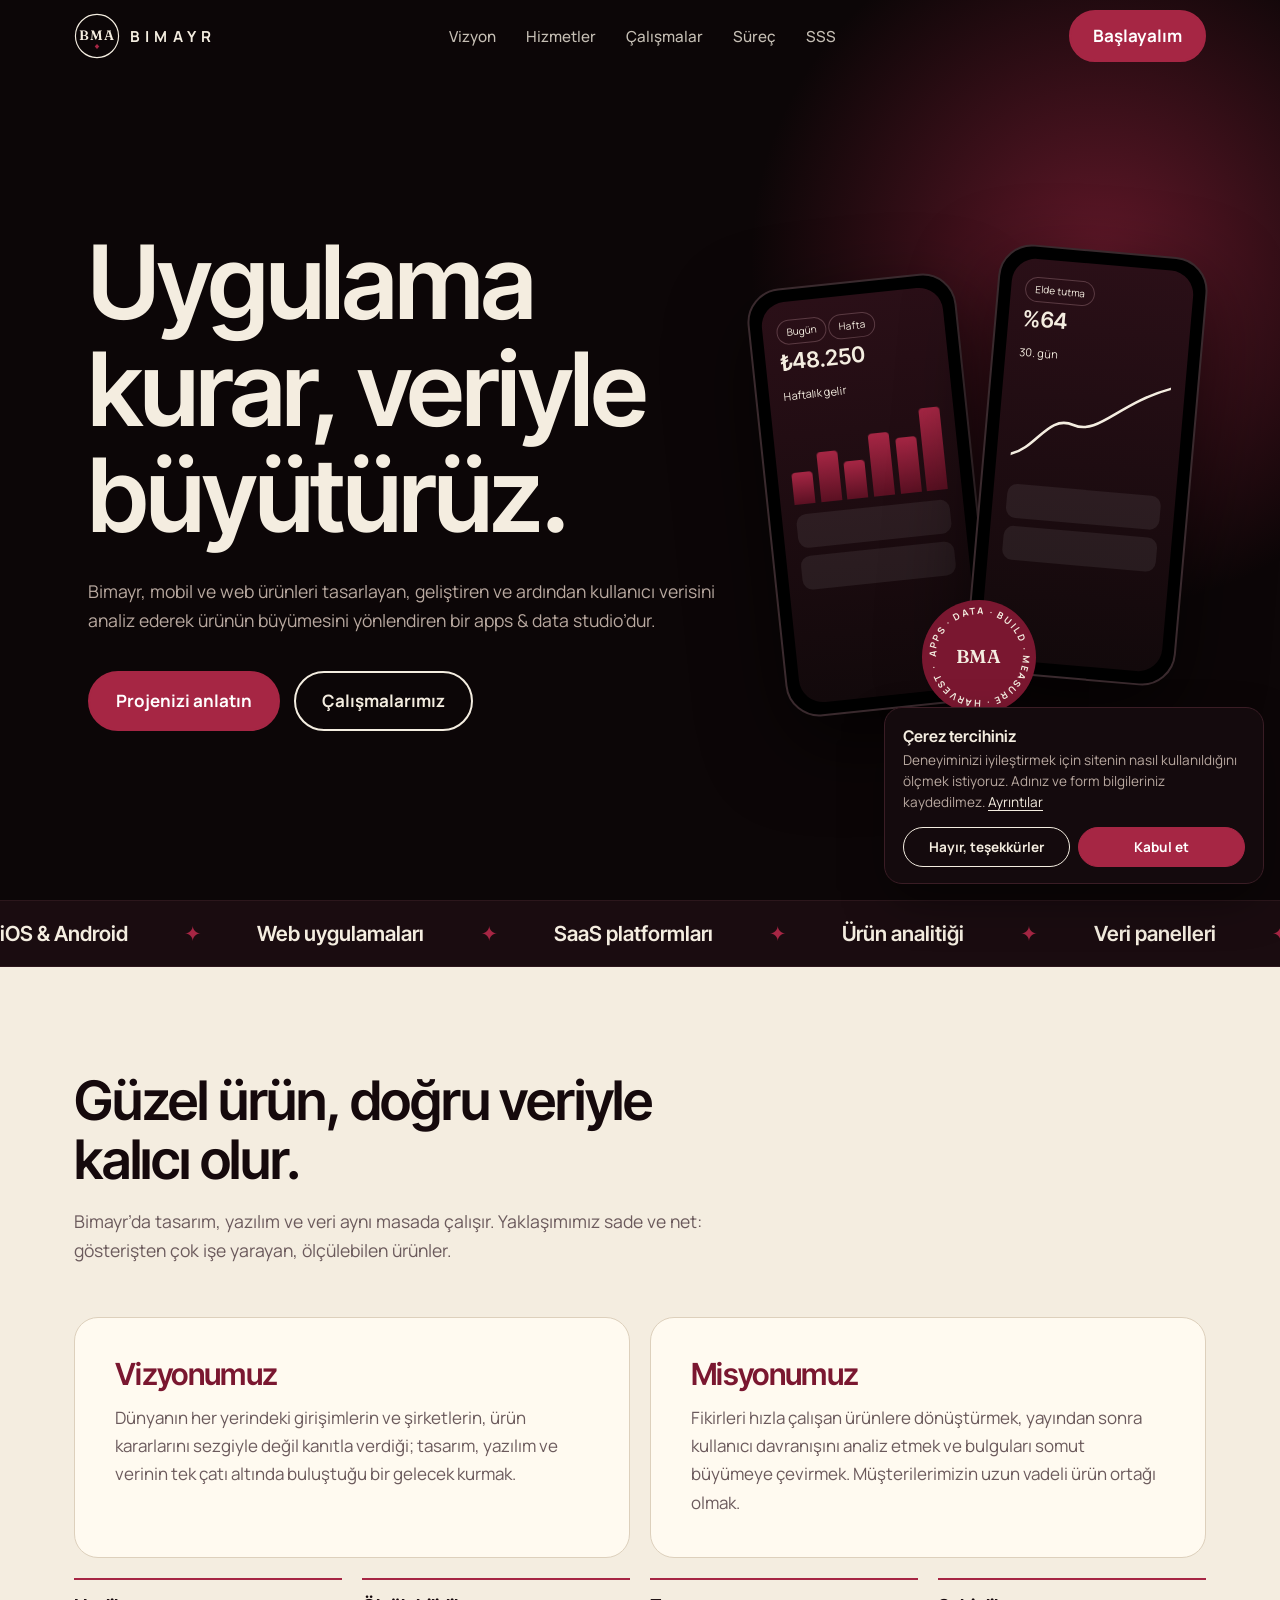
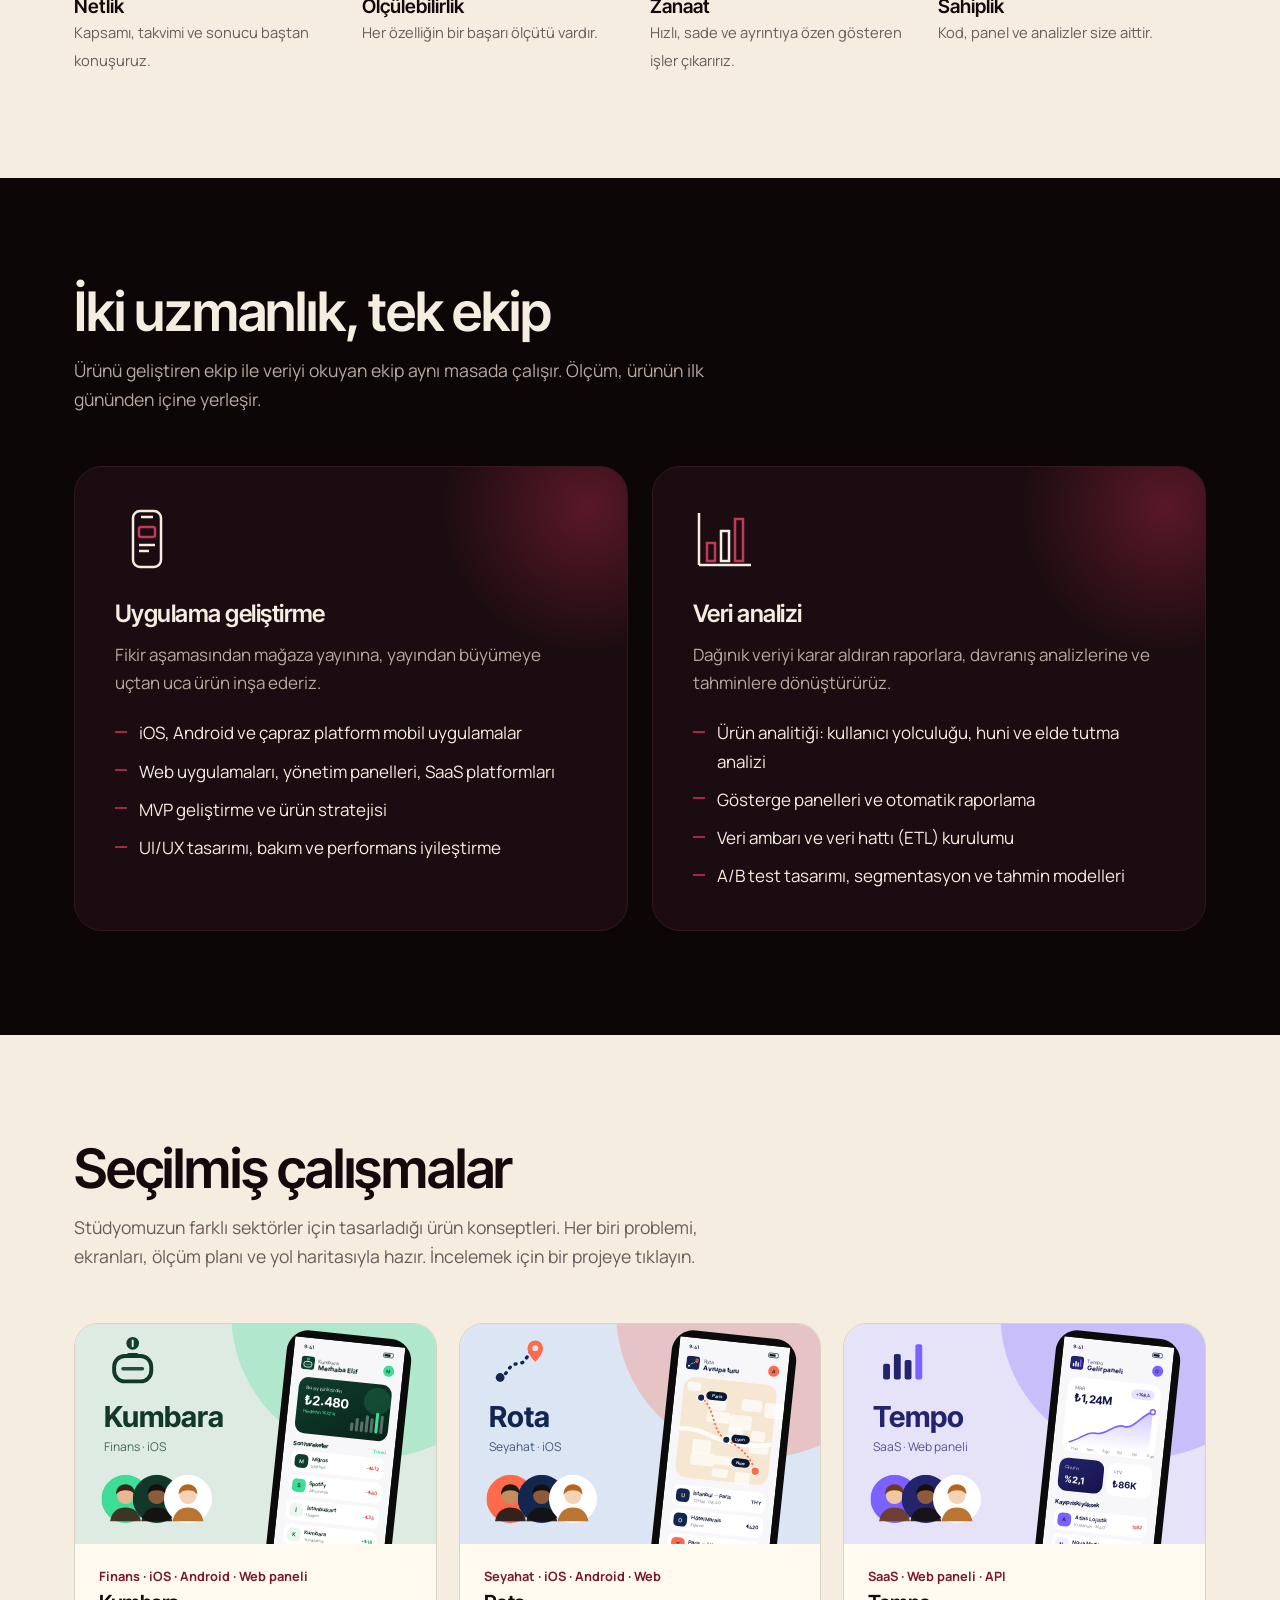
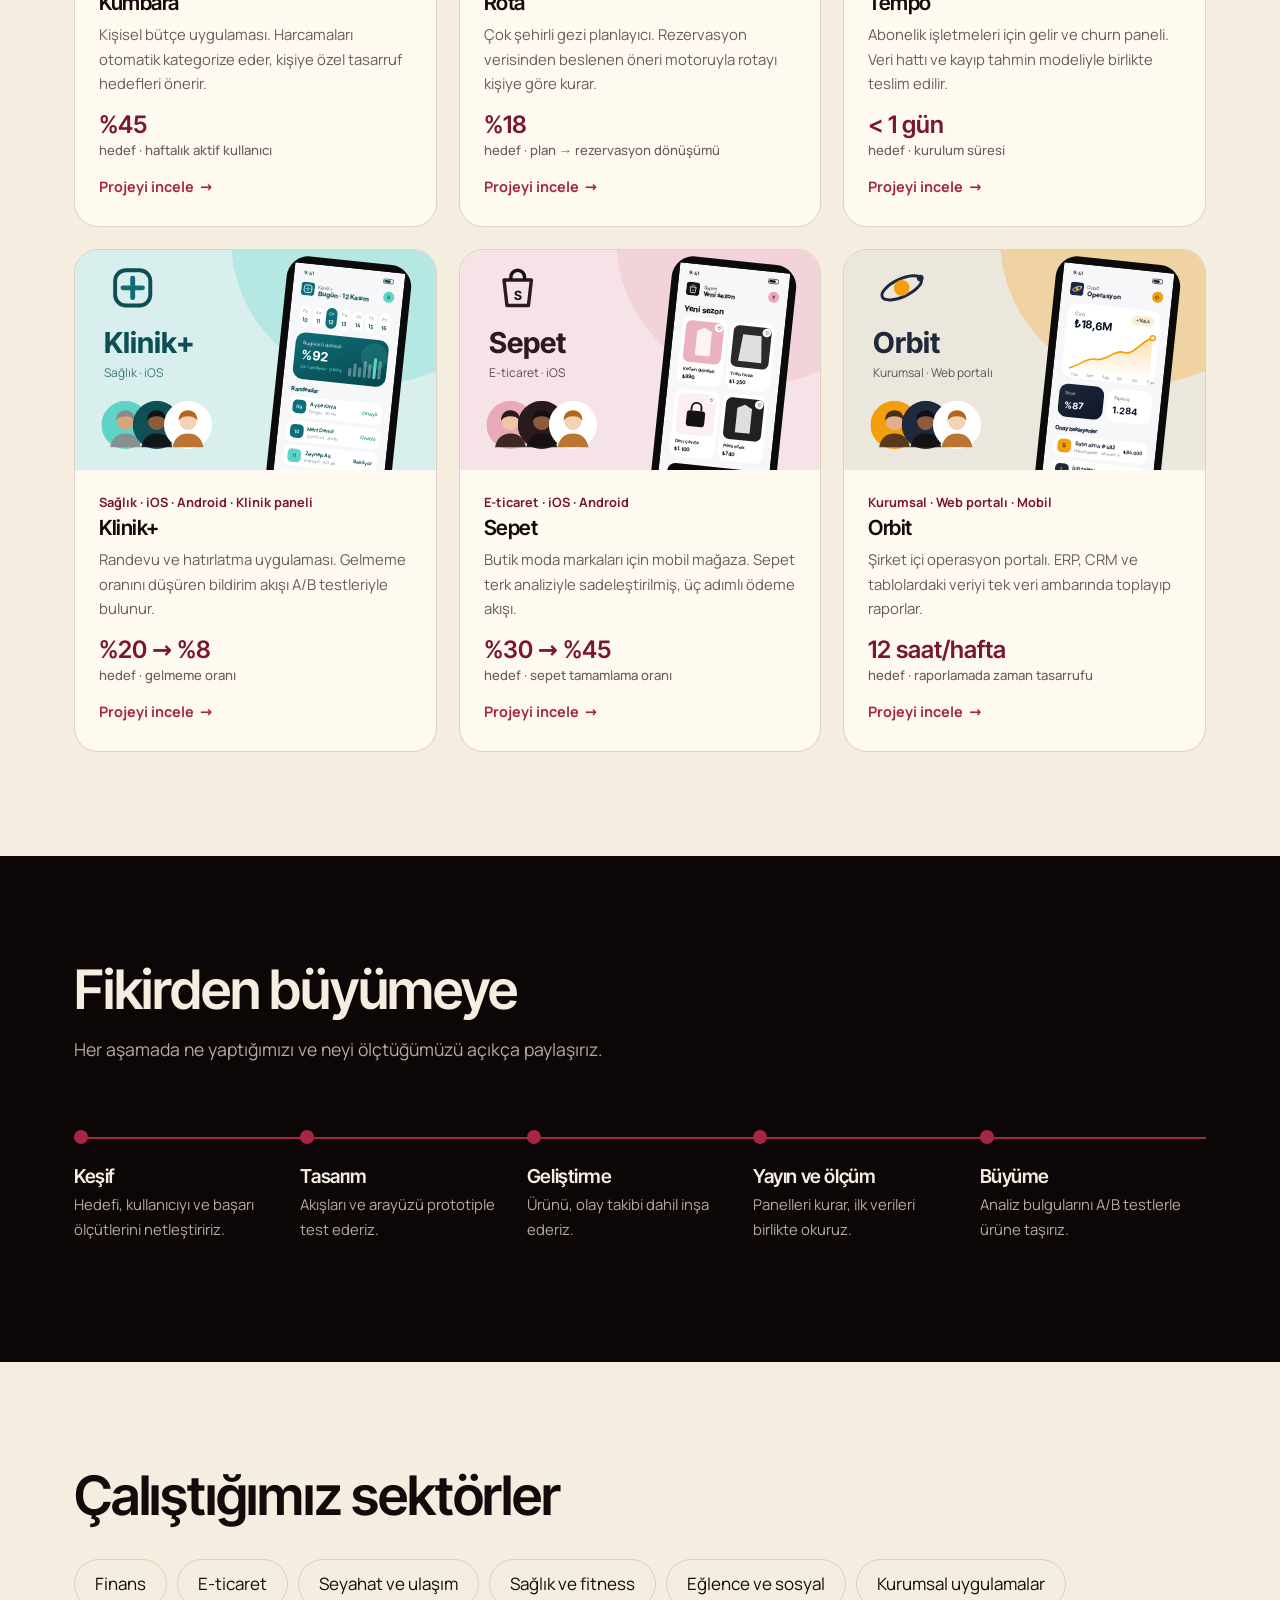
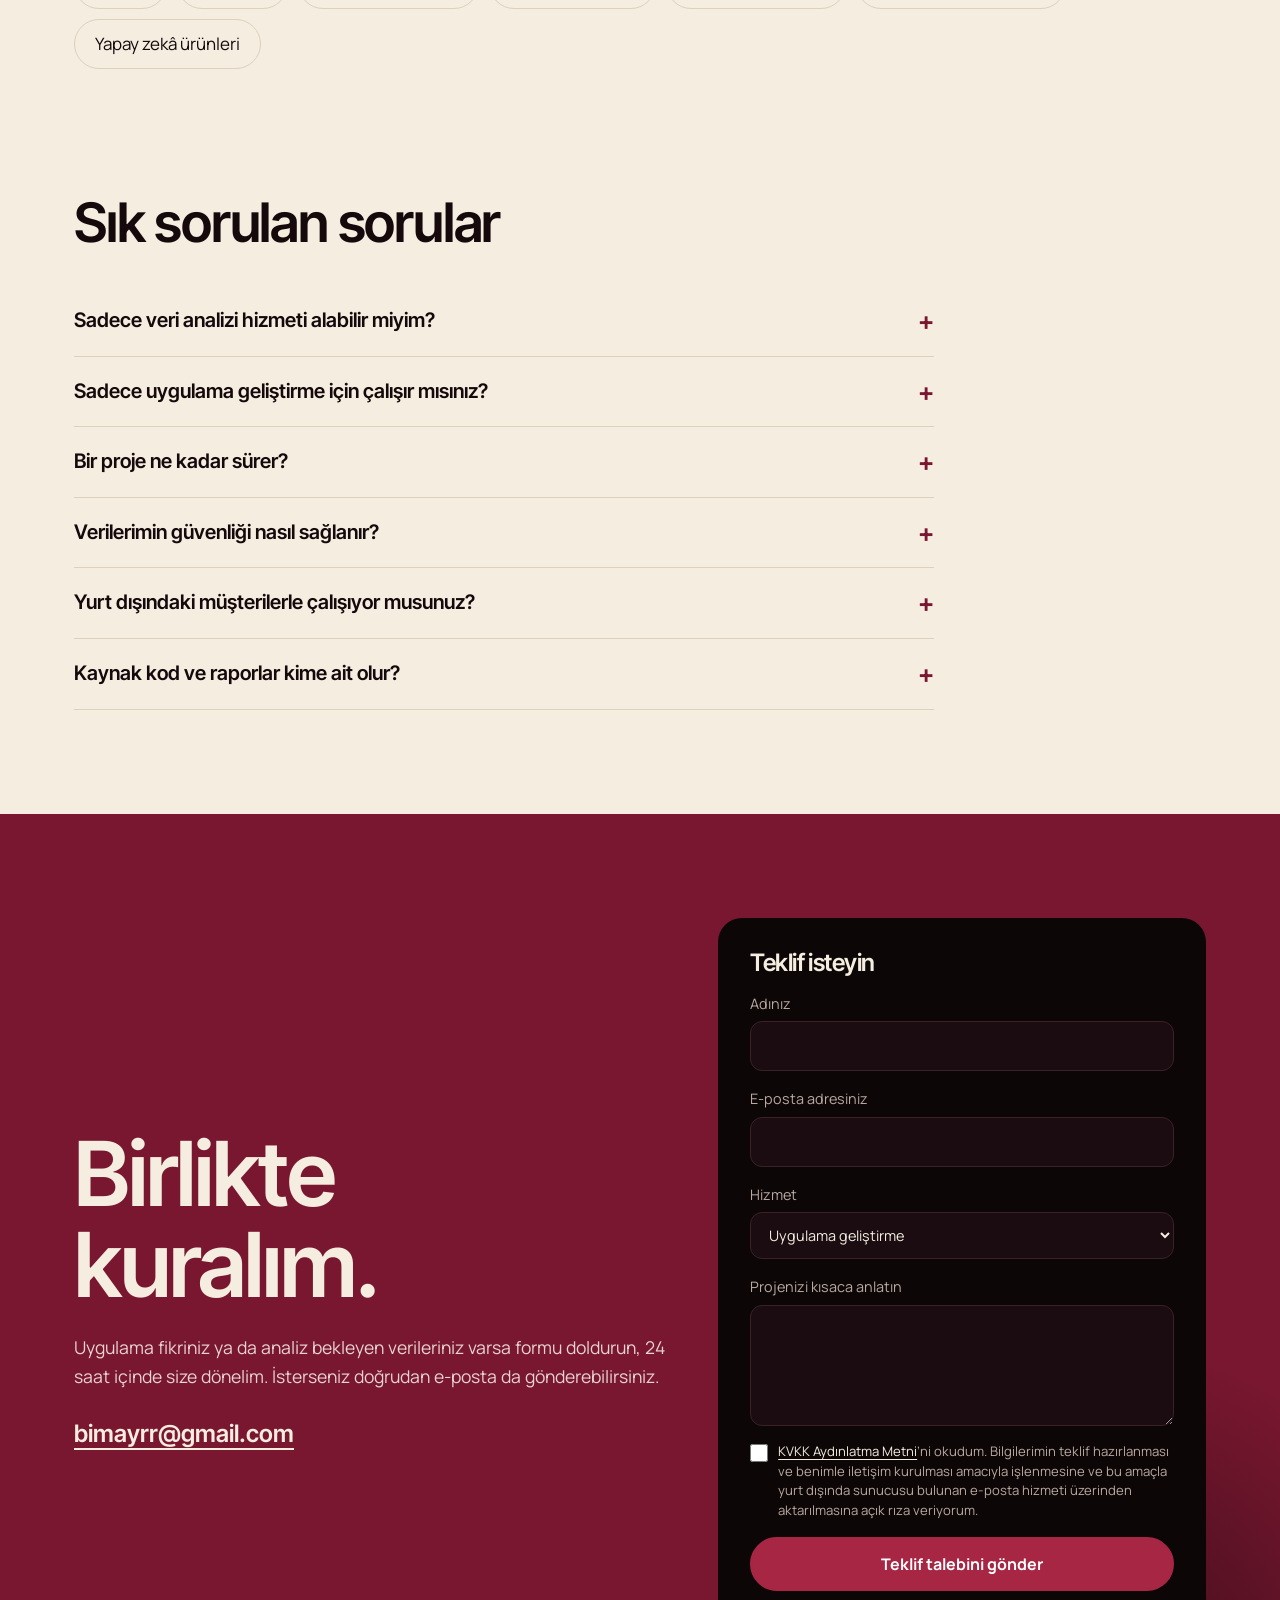
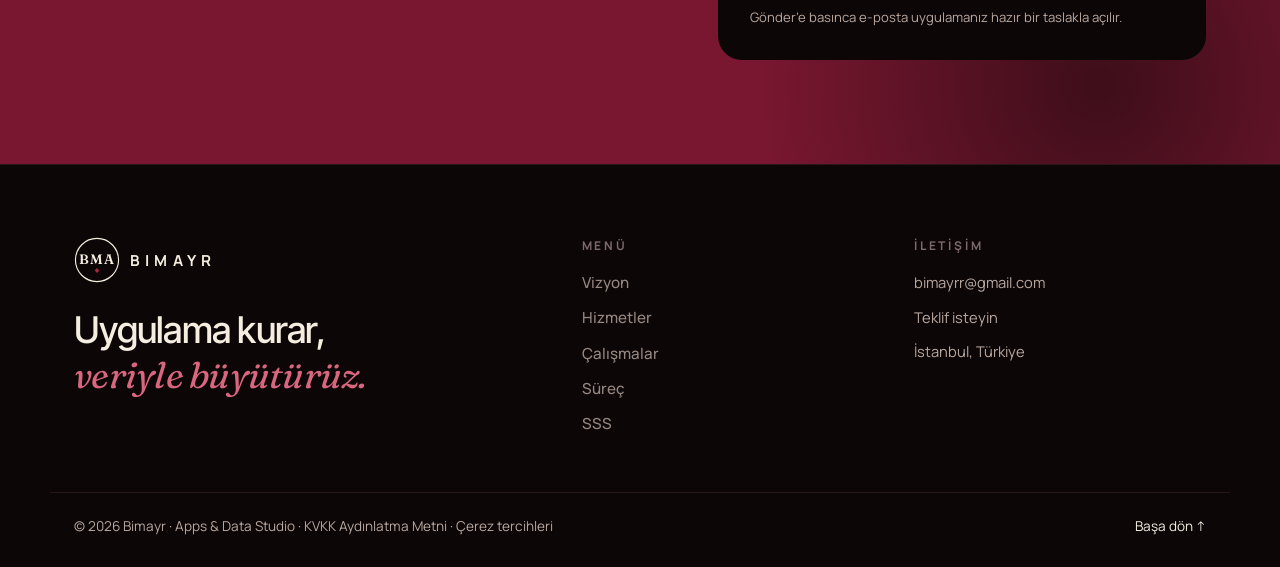
<file: index.html>
<!DOCTYPE html>
<html lang="tr">
<head>
<meta charset="utf-8">
<meta name="viewport" content="width=device-width, initial-scale=1, viewport-fit=cover">
<meta name="description" content="Bimayr, mobil ve web uygulamaları geliştiren ve kullanıcı verisini analiz eden bir apps & data studio'dur.">
<meta name="theme-color" content="#0C0607">
<meta property="og:title" content="Bimayr | Apps &amp; Data Studio">
<meta property="og:description" content="Uygulama kurar, veriyle büyütürüz.">
<meta property="og:type" content="website">
<link rel="icon" type="image/svg+xml" href="assets/favicon.svg">
<title>Bimayr | Apps & Data Studio</title>
<link rel="canonical" href="https://www.bimayr.com/">
<meta property="og:url" content="https://www.bimayr.com/">
<link rel="preload" href="assets/fonts/inter-tight-latin.woff2" as="font" type="font/woff2" crossorigin>
<link rel="preload" href="assets/fonts/manrope-latin.woff2" as="font" type="font/woff2" crossorigin>
<link rel="stylesheet" href="css/style.css?v=77670e9fb2">
</head>
<body>
<div id="curtain" aria-hidden="true"><div class="cp t"></div><div class="cp b"></div><svg class="mark" viewBox="0 0 64 64" aria-hidden="true"><circle class="ring" cx="32" cy="32" r="30" pathLength="1"/><text x="32" y="37" text-anchor="middle" font-family="Fraunces,Georgia,serif" font-weight="600" font-size="19" letter-spacing="1">BMA</text><path class="acc" d="M32 43l3.2 3.5L32 50l-3.2-3.5z"/></svg><b class="cw">BIMAYR</b></div><div id="bar"></div>
<header id="hd"><div class="wrap nav">
<a class="logo" href="#" aria-label="Bimayr"><svg class="mark" viewBox="0 0 64 64" aria-hidden="true"><circle class="ring" cx="32" cy="32" r="30" pathLength="1"/><text x="32" y="37" text-anchor="middle" font-family="Fraunces,Georgia,serif" font-weight="600" font-size="19" letter-spacing="1">BMA</text><path class="acc" d="M32 43l3.2 3.5L32 50l-3.2-3.5z"/></svg><span>BIMAYR</span></a>
<nav aria-label="Ana menü"><ul><li><a href="#vizyon">Vizyon</a></li><li><a href="#hizmetler">Hizmetler</a></li><li><a href="#calismalar">Çalışmalar</a></li><li><a href="#surec">Süreç</a></li><li><a href="#sss">SSS</a></li></ul></nav>
<div class="nr"><a class="btn" href="#iletisim" style="padding:10px 22px">Başlayalım</a><button class="mnu" type="button" aria-label="Menüyü aç" aria-expanded="false" aria-controls="mm"><i></i><i></i></button></div>
</div></header>
<div class="mm" id="mm"><nav aria-label="Mobil menü"><a href="#vizyon"><small>01</small>Vizyon</a><a href="#hizmetler"><small>02</small>Hizmetler</a><a href="#calismalar"><small>03</small>Çalışmalar</a><a href="#surec"><small>04</small>Süreç</a><a href="#sss"><small>05</small>SSS</a></nav><div class="mm-f"><a class="btn" href="#iletisim">Teklif isteyin</a><a class="mm-mail" href="mailto:bimayrr@gmail.com">bimayrr@gmail.com</a></div></div>

<main>
<section class="hero dark"><div class="glow"></div><div class="wrap hg">
<div>
<h1><span><em>Uygulama</em></span><span><em>kurar, veriyle</em></span><span><em>büyütürüz.</em></span></h1>
<p class="lead">Bimayr, mobil ve web ürünleri tasarlayan, geliştiren ve ardından kullanıcı verisini analiz ederek ürünün büyümesini yönlendiren bir apps & data studio’dur.</p>
<div class="cta"><a class="btn" href="#iletisim">Projenizi anlatın</a><a class="btn ghost" href="#calismalar">Çalışmalarımız</a></div>
</div>
<div class="devices" aria-hidden="true"><svg class="badge" viewBox="0 0 120 120"><circle cx="60" cy="60" r="58" fill="#7A1730"/><g class="spin"><defs><path id="bc" d="M60 60m-44 0a44 44 0 1 1 88 0a44 44 0 1 1-88 0"/></defs><text font-size="9.5" font-weight="700" letter-spacing="1.6" fill="#F4EDE0" font-family="Manrope,sans-serif"><textPath href="#bc" textLength="268">APPS · DATA · BUILD · MEASURE · HARVEST ·</textPath></text></g><text x="60" y="66" text-anchor="middle" font-family="Fraunces,Georgia,serif" font-weight="600" font-size="19" letter-spacing="1" fill="#F4EDE0">BMA</text></svg>
<div class="phone p1"><div class="scr"><span class="chip">Bugün</span><span class="chip">Hafta</span><b>₺48.250</b>Haftalık gelir<div class="bars"><i style="height:35%"></i><i style="height:55%;animation-delay:.1s"></i><i style="height:42%;animation-delay:.2s"></i><i style="height:70%;animation-delay:.3s"></i><i style="height:62%;animation-delay:.4s"></i><i style="height:92%;animation-delay:.5s"></i></div><div class="row"></div><div class="row"></div></div></div>
<div class="phone p2"><div class="scr"><span class="chip">Elde tutma</span><b>%64</b>30. gün<svg viewBox="0 0 180 120" style="width:100%;margin-top:8px"><path d="M0 100 C30 90 40 50 70 60 S120 30 180 8" fill="none" stroke="#F4EDE0" stroke-width="3" stroke-linecap="round"/></svg><div class="row"></div><div class="row"></div></div></div>
</div>
</div></section>

<div class="mq" aria-hidden="true"><div><span>iOS & Android</span><span>Web uygulamaları</span><span>SaaS platformları</span><span>Ürün analitiği</span><span>Veri panelleri</span><span>A/B testleri</span><span>Tahmin modelleri</span><span>UI/UX tasarımı</span><span>iOS & Android</span><span>Web uygulamaları</span><span>SaaS platformları</span><span>Ürün analitiği</span><span>Veri panelleri</span><span>A/B testleri</span><span>Tahmin modelleri</span><span>UI/UX tasarımı</span></div></div>

<section id="vizyon"><div class="wrap">
<h2 class="rv">Güzel ürün, doğru veriyle<br>kalıcı olur.</h2>
<p class="lead rv d1" style="margin-top:18px">Bimayr’da tasarım, yazılım ve veri aynı masada çalışır. Yaklaşımımız sade ve net: gösterişten çok işe yarayan, ölçülebilen ürünler.</p>
<div class="vm">
<div class="rv"><h3>Vizyonumuz</h3><p>Dünyanın her yerindeki girişimlerin ve şirketlerin, ürün kararlarını sezgiyle değil kanıtla verdiği; tasarım, yazılım ve verinin tek çatı altında buluştuğu bir gelecek kurmak.</p></div>
<div class="rv d1"><h3>Misyonumuz</h3><p>Fikirleri hızla çalışan ürünlere dönüştürmek, yayından sonra kullanıcı davranışını analiz etmek ve bulguları somut büyümeye çevirmek. Müşterilerimizin uzun vadeli ürün ortağı olmak.</p></div>
</div>
<div class="vals">
<div class="rv"><b>Netlik</b><span>Kapsamı, takvimi ve sonucu baştan konuşuruz.</span></div>
<div class="rv d1"><b>Ölçülebilirlik</b><span>Her özelliğin bir başarı ölçütü vardır.</span></div>
<div class="rv d2"><b>Zanaat</b><span>Hızlı, sade ve ayrıntıya özen gösteren işler çıkarırız.</span></div>
<div class="rv d3"><b>Sahiplik</b><span>Kod, panel ve analizler size aittir.</span></div>
</div></div></section>

<section id="hizmetler" class="dark"><div class="wrap">
<h2 class="rv">İki uzmanlık, tek ekip</h2>
<p class="lead rv d1" style="margin-top:16px">Ürünü geliştiren ekip ile veriyi okuyan ekip aynı masada çalışır. Ölçüm, ürünün ilk gününden içine yerleşir.</p>
<div class="svc">
<div class="card rv"><svg class="ico" viewBox="0 0 64 64" fill="none" stroke="#F4EDE0" stroke-width="2.5"><rect x="18" y="4" width="28" height="56" rx="7"/><path d="M26 10h12"/><rect x="24" y="20" width="16" height="10" rx="2" stroke="#C23A58"/><path d="M24 38h16M24 44h10"/></svg>
<h3>Uygulama geliştirme</h3><p>Fikir aşamasından mağaza yayınına, yayından büyümeye uçtan uca ürün inşa ederiz.</p>
<ul><li>iOS, Android ve çapraz platform mobil uygulamalar</li><li>Web uygulamaları, yönetim panelleri, SaaS platformları</li><li>MVP geliştirme ve ürün stratejisi</li><li>UI/UX tasarımı, bakım ve performans iyileştirme</li></ul></div>
<div class="card rv d1"><svg class="ico" viewBox="0 0 64 64" fill="none" stroke="#F4EDE0" stroke-width="2.5"><path d="M6 58V6M6 58h52"/><rect x="14" y="36" width="8" height="18" stroke="#C23A58"/><rect x="28" y="24" width="8" height="30"/><rect x="42" y="12" width="8" height="42" stroke="#C23A58"/></svg>
<h3>Veri analizi</h3><p>Dağınık veriyi karar aldıran raporlara, davranış analizlerine ve tahminlere dönüştürürüz.</p>
<ul><li>Ürün analitiği: kullanıcı yolculuğu, huni ve elde tutma analizi</li><li>Gösterge panelleri ve otomatik raporlama</li><li>Veri ambarı ve veri hattı (ETL) kurulumu</li><li>A/B test tasarımı, segmentasyon ve tahmin modelleri</li></ul></div>
</div></div></section>

<section id="calismalar"><div class="wrap">
<h2 class="rv">Seçilmiş çalışmalar</h2>
<p class="lead rv d1" style="margin-top:16px">Stüdyomuzun farklı sektörler için tasarladığı ürün konseptleri. Her biri problemi, ekranları, ölçüm planı ve yol haritasıyla hazır. İncelemek için bir projeye tıklayın.</p>
<div class="wk">
<a class="work rv" href="projeler/kumbara.html"><div class="art" data-art="kumbara" style="background:#DDEBE2"></div><div class="wb"><small>Finans · iOS · Android · Web paneli</small><h3>Kumbara</h3><p>Kişisel bütçe uygulaması. Harcamaları otomatik kategorize eder, kişiye özel tasarruf hedefleri önerir.</p><div class="met">%45<span>hedef · haftalık aktif kullanıcı</span></div><span class="more">Projeyi incele <b>→</b></span></div></a>
<a class="work rv d1" href="projeler/rota.html"><div class="art" data-art="rota" style="background:#DCE5F3"></div><div class="wb"><small>Seyahat · iOS · Android · Web</small><h3>Rota</h3><p>Çok şehirli gezi planlayıcı. Rezervasyon verisinden beslenen öneri motoruyla rotayı kişiye göre kurar.</p><div class="met">%18<span>hedef · plan → rezervasyon dönüşümü</span></div><span class="more">Projeyi incele <b>→</b></span></div></a>
<a class="work rv d2" href="projeler/tempo.html"><div class="art" data-art="tempo" style="background:#E6E3F8"></div><div class="wb"><small>SaaS · Web paneli · API</small><h3>Tempo</h3><p>Abonelik işletmeleri için gelir ve churn paneli. Veri hattı ve kayıp tahmin modeliyle birlikte teslim edilir.</p><div class="met">&lt; 1 gün<span>hedef · kurulum süresi</span></div><span class="more">Projeyi incele <b>→</b></span></div></a>
<a class="work rv" href="projeler/klinik.html"><div class="art" data-art="klinik" style="background:#D8EFEE"></div><div class="wb"><small>Sağlık · iOS · Android · Klinik paneli</small><h3>Klinik+</h3><p>Randevu ve hatırlatma uygulaması. Gelmeme oranını düşüren bildirim akışı A/B testleriyle bulunur.</p><div class="met">%20 → %8<span>hedef · gelmeme oranı</span></div><span class="more">Projeyi incele <b>→</b></span></div></a>
<a class="work rv d1" href="projeler/sepet.html"><div class="art" data-art="sepet" style="background:#F6E3E7"></div><div class="wb"><small>E-ticaret · iOS · Android</small><h3>Sepet</h3><p>Butik moda markaları için mobil mağaza. Sepet terk analiziyle sadeleştirilmiş, üç adımlı ödeme akışı.</p><div class="met">%30 → %45<span>hedef · sepet tamamlama oranı</span></div><span class="more">Projeyi incele <b>→</b></span></div></a>
<a class="work rv d2" href="projeler/orbit.html"><div class="art" data-art="orbit" style="background:#ECE7DD"></div><div class="wb"><small>Kurumsal · Web portalı · Mobil</small><h3>Orbit</h3><p>Şirket içi operasyon portalı. ERP, CRM ve tablolardaki veriyi tek veri ambarında toplayıp raporlar.</p><div class="met">12 saat/hafta<span>hedef · raporlamada zaman tasarrufu</span></div><span class="more">Projeyi incele <b>→</b></span></div></a>
</div></div></section>

<section id="surec" class="dark"><div class="wrap">
<h2 class="rv">Fikirden büyümeye</h2>
<p class="lead rv d1" style="margin-top:16px">Her aşamada ne yaptığımızı ve neyi ölçtüğümüzü açıkça paylaşırız.</p>
<ol class="pr rv" id="pr">
<li><h3>Keşif</h3><p>Hedefi, kullanıcıyı ve başarı ölçütlerini netleştiririz.</p></li>
<li><h3>Tasarım</h3><p>Akışları ve arayüzü prototiple test ederiz.</p></li>
<li><h3>Geliştirme</h3><p>Ürünü, olay takibi dahil inşa ederiz.</p></li>
<li><h3>Yayın ve ölçüm</h3><p>Panelleri kurar, ilk verileri birlikte okuruz.</p></li>
<li><h3>Büyüme</h3><p>Analiz bulgularını A/B testlerle ürüne taşırız.</p></li>
</ol></div></section>

<section id="sektorler"><div class="wrap">
<h2 class="rv">Çalıştığımız sektörler</h2>
<div class="sec rv d1"><span>Finans</span><span>E-ticaret</span><span>Seyahat ve ulaşım</span><span>Sağlık ve fitness</span><span>Eğlence ve sosyal</span><span>Kurumsal uygulamalar</span><span>Yapay zekâ ürünleri</span></div>
</div></section>

<section id="sss" style="padding-top:20px"><div class="wrap">
<h2 class="rv">Sık sorulan sorular</h2>
<div class="faq rv d1">
<details><summary>Sadece veri analizi hizmeti alabilir miyim?</summary><p>Evet. Uygulamayı biz geliştirmemiş olsak da analitik altyapısını kurar, panelleri hazırlar ve düzenli rapor veririz.</p></details>
<details><summary>Sadece uygulama geliştirme için çalışır mısınız?</summary><p>Evet. Yalnızca tasarım ya da yalnızca geliştirme desteği de veririz. Ölçüm altyapısını eklemenizi öneririz.</p></details>
<details><summary>Bir proje ne kadar sürer?</summary><p>Kapsama göre değişir. İlk görüşmeden sonra hedeflerinize uygun gerçekçi bir takvim paylaşırız.</p></details>
<details><summary>Verilerimin güvenliği nasıl sağlanır?</summary><p>Veriye yalnızca gerekli ekip üyeleri erişir. KVKK ve GDPR gereklilikleri proje başında birlikte netleştirilir.</p></details>
<details><summary>Yurt dışındaki müşterilerle çalışıyor musunuz?</summary><p>Evet. Ekibimiz Türkçe ve İngilizce çalışır, farklı saat dilimlerine uyumlu toplantı düzeni kurar.</p></details>
<details><summary>Kaynak kod ve raporlar kime ait olur?</summary><p>Ödemeler tamamlandığında kaynak kod, paneller ve analiz çıktıları size devredilir.</p></details>
</div></div></section>

<section id="iletisim" class="wine" style="position:relative;overflow:hidden"><div class="glow" style="top:auto;bottom:-300px"></div><div class="wrap cg" style="position:relative">
<div><p class="big rv">Birlikte<br>kuralım.</p>
<p class="lead rv d1" style="margin:22px 0 28px">Uygulama fikriniz ya da analiz bekleyen verileriniz varsa formu doldurun, 24 saat içinde size dönelim. İsterseniz doğrudan e-posta da gönderebilirsiniz.</p>
<a class="mail rv d2" href="mailto:bimayrr@gmail.com">bimayrr@gmail.com</a></div>
<form class="qf rv d1" id="qf" aria-label="Teklif formu">
<h3>Teklif isteyin</h3>
<label>Adınız<input name="ad" required autocomplete="name"></label>
<label>E-posta adresiniz<input name="mail" type="email" required autocomplete="email"></label>
<label>Hizmet<select name="hizmet"><option>Uygulama geliştirme</option><option>Veri analizi</option><option>Uygulama + veri analizi</option><option>Diğer</option></select></label>
<label>Projenizi kısaca anlatın<textarea name="mesaj" rows="4" required></textarea></label>
<label class="kv"><input type="checkbox" name="kvkk" required><span><a href="kvkk.html" target="_blank" rel="noopener">KVKK Aydınlatma Metni</a>’ni okudum. Bilgilerimin teklif hazırlanması ve benimle iletişim kurulması amacıyla işlenmesine ve bu amaçla yurt dışında sunucusu bulunan e-posta hizmeti üzerinden aktarılmasına açık rıza veriyorum.</span></label>
<button class="btn" type="submit">Teklif talebini gönder</button>
<p class="note">Gönder’e basınca e-posta uygulamanız hazır bir taslakla açılır.</p>
</form>
</div></section>
</main>
<footer class="ft"><div class="wrap ft-top">
<div class="ft-brand"><a class="logo" href="#" aria-label="Bimayr, başa dön"><svg class="mark" viewBox="0 0 64 64" aria-hidden="true"><circle class="ring" cx="32" cy="32" r="30" pathLength="1"/><text x="32" y="37" text-anchor="middle" font-family="Fraunces,Georgia,serif" font-weight="600" font-size="19" letter-spacing="1">BMA</text><path class="acc" d="M32 43l3.2 3.5L32 50l-3.2-3.5z"/></svg><span>BIMAYR</span></a>
<p class="ft-tag">Uygulama kurar,<br><em>veriyle büyütürüz.</em></p></div>
<nav class="ft-col" aria-label="Alt menü"><b>Menü</b><a href="#vizyon">Vizyon</a><a href="#hizmetler">Hizmetler</a><a href="#calismalar">Çalışmalar</a><a href="#surec">Süreç</a><a href="#sss">SSS</a></nav>
<div class="ft-col"><b>İletişim</b><a href="mailto:bimayrr@gmail.com">bimayrr@gmail.com</a><a href="#iletisim">Teklif isteyin</a><span>İstanbul, Türkiye</span></div>
</div><div class="wrap ft-bot"><span>© 2026 Bimayr · Apps &amp; Data Studio · <a href="kvkk.html">KVKK Aydınlatma Metni</a> · <a href="#cerez-tercihi">Çerez tercihleri</a></span><a class="up" href="#">Başa dön &#8593;&#xFE0E;</a></div></footer>

<script src="js/izin.js?v=1958625996" defer></script>
<script src="js/main.js?v=230e6a0ea8" defer></script>
</body>
</html>
</file>
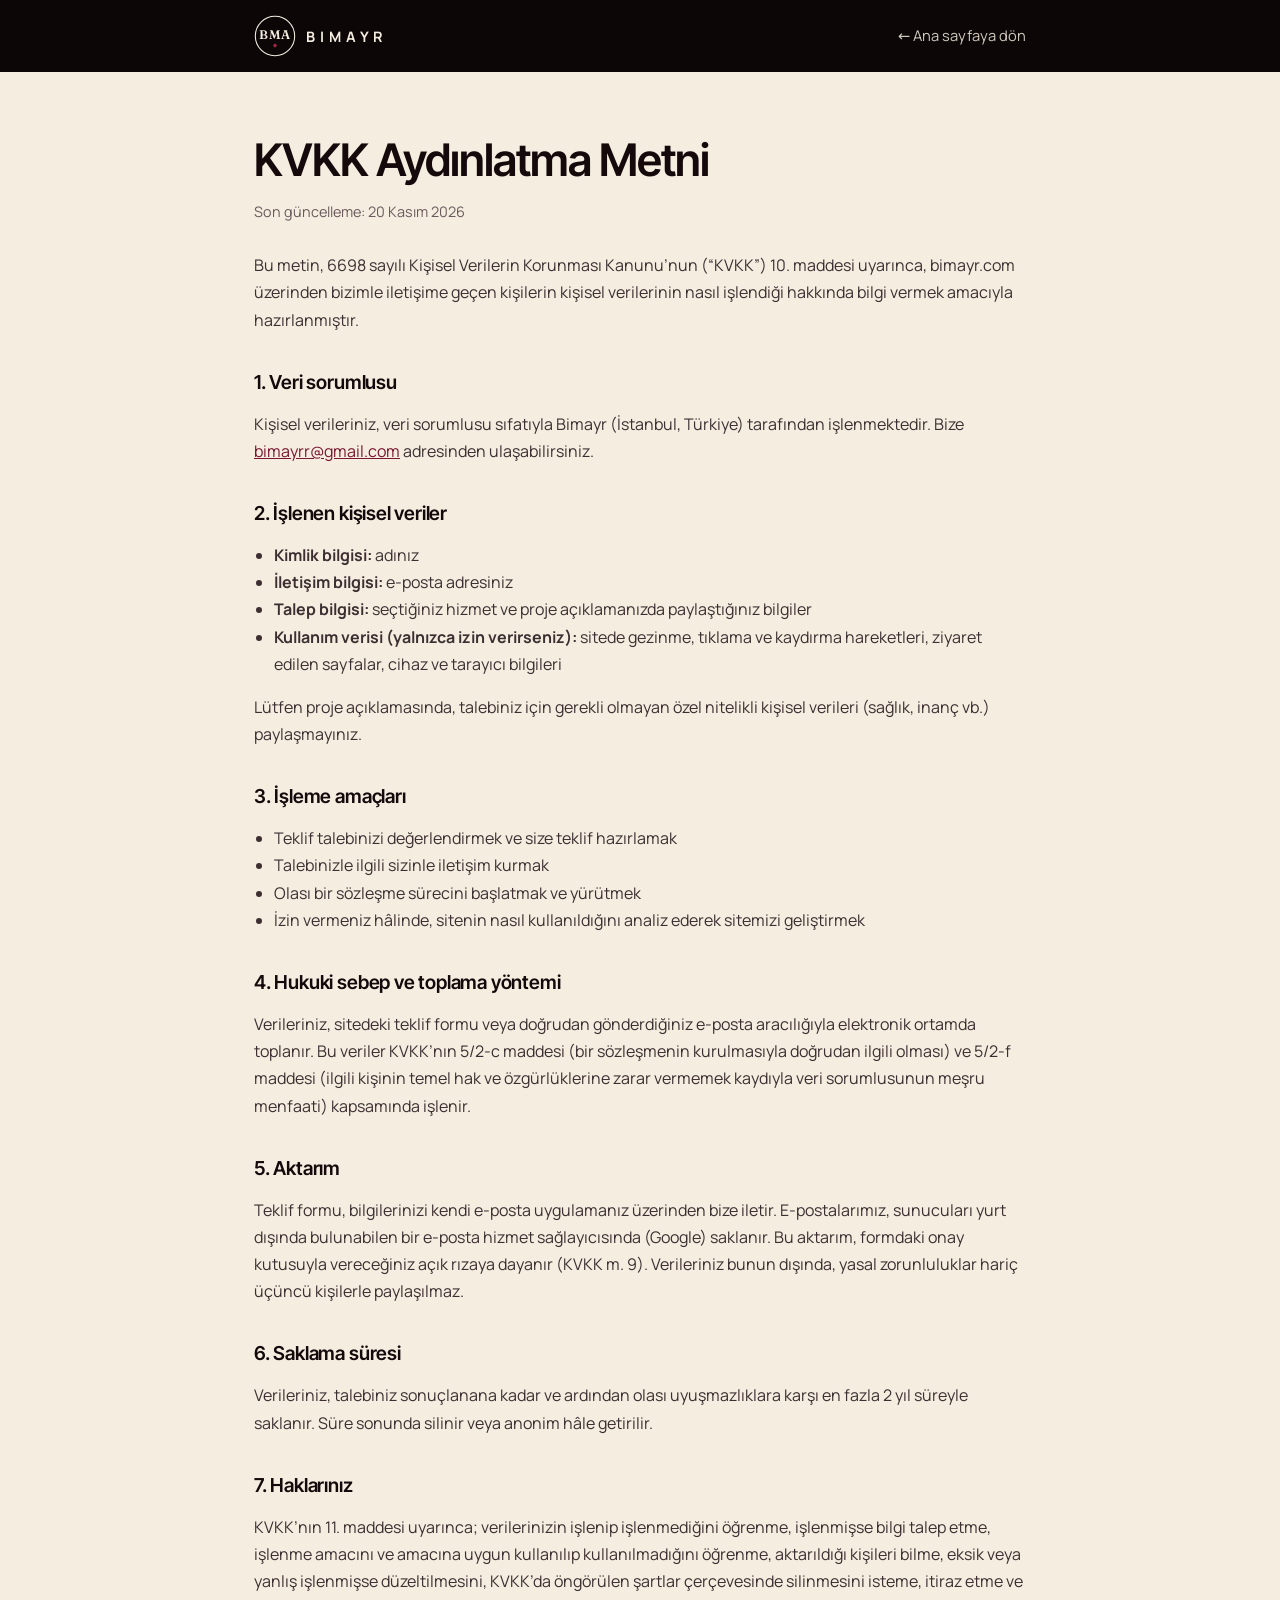
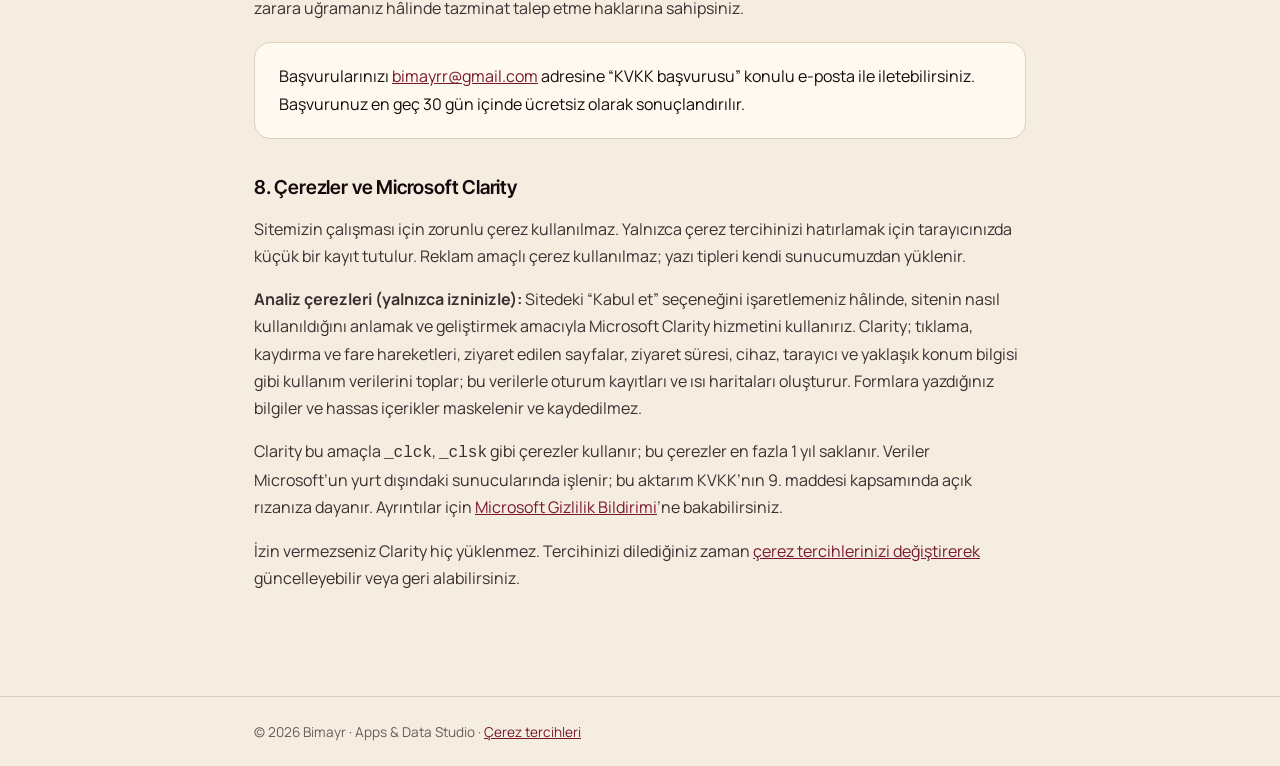
<file: kvkk.html>
<!DOCTYPE html>
<html lang="tr">
<head>
<meta charset="utf-8">
<meta name="viewport" content="width=device-width, initial-scale=1, viewport-fit=cover">
<meta name="robots" content="noindex">
<meta name="theme-color" content="#0C0607">
<link rel="icon" type="image/svg+xml" href="assets/favicon.svg">
<title>KVKK Aydınlatma Metni | Bimayr</title>
<link rel="preload" href="assets/fonts/inter-tight-latin.woff2" as="font" type="font/woff2" crossorigin>
<link rel="preload" href="assets/fonts/manrope-latin.woff2" as="font" type="font/woff2" crossorigin>
<style>
@font-face{font-family:'Inter Tight';font-style:normal;font-weight:500 700;font-display:swap;src:url(assets/fonts/inter-tight-latin.woff2) format('woff2');unicode-range:U+0000-00FF, U+0131, U+0152-0153, U+02BB-02BC, U+02C6, U+02DA, U+02DC, U+0304, U+0308, U+0329, U+2000-206F, U+20AC, U+2122, U+2191, U+2193, U+2212, U+2215, U+FEFF, U+FFFD}
@font-face{font-family:'Inter Tight';font-style:normal;font-weight:500 700;font-display:swap;src:url(assets/fonts/inter-tight-latin-ext.woff2) format('woff2');unicode-range:U+0100-02BA, U+02BD-02C5, U+02C7-02CC, U+02CE-02D7, U+02DD-02FF, U+0304, U+0308, U+0329, U+1D00-1DBF, U+1E00-1E9F, U+1EF2-1EFF, U+2020, U+20A0-20AB, U+20AD-20C0, U+2113, U+2C60-2C7F, U+A720-A7FF}
@font-face{font-family:'Manrope';font-style:normal;font-weight:400 700;font-display:swap;src:url(assets/fonts/manrope-latin.woff2) format('woff2');unicode-range:U+0000-00FF, U+0131, U+0152-0153, U+02BB-02BC, U+02C6, U+02DA, U+02DC, U+0304, U+0308, U+0329, U+2000-206F, U+20AC, U+2122, U+2191, U+2193, U+2212, U+2215, U+FEFF, U+FFFD}
@font-face{font-family:'Manrope';font-style:normal;font-weight:400 700;font-display:swap;src:url(assets/fonts/manrope-latin-ext.woff2) format('woff2');unicode-range:U+0100-02BA, U+02BD-02C5, U+02C7-02CC, U+02CE-02D7, U+02DD-02FF, U+0304, U+0308, U+0329, U+1D00-1DBF, U+1E00-1E9F, U+1EF2-1EFF, U+2020, U+20A0-20AB, U+20AD-20C0, U+2113, U+2C60-2C7F, U+A720-A7FF}
@font-face{font-family:'Fraunces';font-style:normal;font-weight:600;font-display:swap;src:url(assets/fonts/fraunces-bma.woff) format('woff')}
@font-face{font-family:'Fraunces';font-style:italic;font-weight:400;font-display:swap;src:url(assets/fonts/fraunces-slogan.woff) format('woff')}
:root{--bg:#F4EDE0;--ink:#15090C;--muted:#6B5A5C;--line:#DDD0BC;--wine:#7A1730;--wine2:#A62644;--dk:#0C0607;--cream:#F4EDE0;--cm:#B9A9A0}
*,*::before,*::after{box-sizing:border-box}
body{margin:0;background:var(--bg);color:var(--ink);font:400 16px/1.7 Manrope,system-ui,sans-serif}
a{color:var(--wine)}
header{background:var(--dk);color:var(--cream)}
.wrap{max-width:820px;margin:0 auto;padding:0 24px}
.nav{display:flex;align-items:center;justify-content:space-between;height:72px}
.logo{display:flex;align-items:center;gap:10px;color:var(--cream);text-decoration:none}
.mark{width:42px;height:42px;fill:none;stroke:currentColor;stroke-width:1.6;overflow:visible}.mark text{fill:currentColor;stroke:none}.acc{fill:var(--wine2);stroke:none}
.logo span{font:700 .9rem Manrope,sans-serif;letter-spacing:.34em}
.back{color:var(--cream);text-decoration:none;font-size:.92rem;opacity:.85}.back:hover{opacity:1}
main{padding:64px 0 88px}
h1{font:600 clamp(2rem,5vw,2.8rem)/1.1 "Inter Tight",system-ui,sans-serif;letter-spacing:-.022em;margin:0 0 10px}
h2{font:600 1.2rem/1.3 "Inter Tight",system-ui,sans-serif;letter-spacing:-.01em;margin:36px 0 8px}
p,li{color:#3d2f31}
ul{padding-left:20px}
.meta{color:var(--muted);font-size:.9rem;margin-bottom:28px}
.box{background:#FFFAF0;border:1px solid var(--line);border-radius:16px;padding:20px 24px;margin-top:20px}
footer{border-top:1px solid var(--line);padding:24px 0;color:var(--muted);font-size:.85rem}
</style>
</head>
<body>
<header><div class="wrap nav">
<a class="logo" href="./" aria-label="Bimayr ana sayfa"><svg class="mark" viewBox="0 0 64 64" aria-hidden="true"><circle cx="32" cy="32" r="30"/><text x="32" y="37" text-anchor="middle" font-family="Fraunces,Georgia,serif" font-weight="600" font-size="19" letter-spacing="1">BMA</text><path class="acc" d="M32 43l3.2 3.5L32 50l-3.2-3.5z"/></svg><span>BIMAYR</span></a>
<a class="back" href="./">← Ana sayfaya dön</a>
</div></header>
<main><div class="wrap">
<h1>KVKK Aydınlatma Metni</h1>
<p class="meta">Son güncelleme: 20 Kasım 2026</p>
<p>Bu metin, 6698 sayılı Kişisel Verilerin Korunması Kanunu’nun (“KVKK”) 10. maddesi uyarınca, bimayr.com üzerinden bizimle iletişime geçen kişilerin kişisel verilerinin nasıl işlendiği hakkında bilgi vermek amacıyla hazırlanmıştır.</p>

<h2>1. Veri sorumlusu</h2>
<p>Kişisel verileriniz, veri sorumlusu sıfatıyla Bimayr (İstanbul, Türkiye) tarafından işlenmektedir. Bize <a href="mailto:bimayrr@gmail.com">bimayrr@gmail.com</a> adresinden ulaşabilirsiniz.</p>

<h2>2. İşlenen kişisel veriler</h2>
<ul>
<li><b>Kimlik bilgisi:</b> adınız</li>
<li><b>İletişim bilgisi:</b> e-posta adresiniz</li>
<li><b>Talep bilgisi:</b> seçtiğiniz hizmet ve proje açıklamanızda paylaştığınız bilgiler</li>
<li><b>Kullanım verisi (yalnızca izin verirseniz):</b> sitede gezinme, tıklama ve kaydırma hareketleri, ziyaret edilen sayfalar, cihaz ve tarayıcı bilgileri</li>
</ul>
<p>Lütfen proje açıklamasında, talebiniz için gerekli olmayan özel nitelikli kişisel verileri (sağlık, inanç vb.) paylaşmayınız.</p>

<h2>3. İşleme amaçları</h2>
<ul>
<li>Teklif talebinizi değerlendirmek ve size teklif hazırlamak</li>
<li>Talebinizle ilgili sizinle iletişim kurmak</li>
<li>Olası bir sözleşme sürecini başlatmak ve yürütmek</li>
<li>İzin vermeniz hâlinde, sitenin nasıl kullanıldığını analiz ederek sitemizi geliştirmek</li>
</ul>

<h2>4. Hukuki sebep ve toplama yöntemi</h2>
<p>Verileriniz, sitedeki teklif formu veya doğrudan gönderdiğiniz e-posta aracılığıyla elektronik ortamda toplanır. Bu veriler KVKK’nın 5/2-c maddesi (bir sözleşmenin kurulmasıyla doğrudan ilgili olması) ve 5/2-f maddesi (ilgili kişinin temel hak ve özgürlüklerine zarar vermemek kaydıyla veri sorumlusunun meşru menfaati) kapsamında işlenir.</p>

<h2>5. Aktarım</h2>
<p>Teklif formu, bilgilerinizi kendi e-posta uygulamanız üzerinden bize iletir. E-postalarımız, sunucuları yurt dışında bulunabilen bir e-posta hizmet sağlayıcısında (Google) saklanır. Bu aktarım, formdaki onay kutusuyla vereceğiniz açık rızaya dayanır (KVKK m. 9). Verileriniz bunun dışında, yasal zorunluluklar hariç üçüncü kişilerle paylaşılmaz.</p>

<h2>6. Saklama süresi</h2>
<p>Verileriniz, talebiniz sonuçlanana kadar ve ardından olası uyuşmazlıklara karşı en fazla 2 yıl süreyle saklanır. Süre sonunda silinir veya anonim hâle getirilir.</p>

<h2>7. Haklarınız</h2>
<p>KVKK’nın 11. maddesi uyarınca; verilerinizin işlenip işlenmediğini öğrenme, işlenmişse bilgi talep etme, işlenme amacını ve amacına uygun kullanılıp kullanılmadığını öğrenme, aktarıldığı kişileri bilme, eksik veya yanlış işlenmişse düzeltilmesini, KVKK’da öngörülen şartlar çerçevesinde silinmesini isteme, itiraz etme ve zarara uğramanız hâlinde tazminat talep etme haklarına sahipsiniz.</p>
<div class="box">Başvurularınızı <a href="mailto:bimayrr@gmail.com?subject=KVKK%20ba%C5%9Fvurusu">bimayrr@gmail.com</a> adresine “KVKK başvurusu” konulu e-posta ile iletebilirsiniz. Başvurunuz en geç 30 gün içinde ücretsiz olarak sonuçlandırılır.</div>

<h2 id="cerezler">8. Çerezler ve Microsoft Clarity</h2>
<p>Sitemizin çalışması için zorunlu çerez kullanılmaz. Yalnızca çerez tercihinizi hatırlamak için tarayıcınızda küçük bir kayıt tutulur. Reklam amaçlı çerez kullanılmaz; yazı tipleri kendi sunucumuzdan yüklenir.</p>
<p><b>Analiz çerezleri (yalnızca izninizle):</b> Sitedeki “Kabul et” seçeneğini işaretlemeniz hâlinde, sitenin nasıl kullanıldığını anlamak ve geliştirmek amacıyla Microsoft Clarity hizmetini kullanırız. Clarity; tıklama, kaydırma ve fare hareketleri, ziyaret edilen sayfalar, ziyaret süresi, cihaz, tarayıcı ve yaklaşık konum bilgisi gibi kullanım verilerini toplar; bu verilerle oturum kayıtları ve ısı haritaları oluşturur. Formlara yazdığınız bilgiler ve hassas içerikler maskelenir ve kaydedilmez.</p>
<p>Clarity bu amaçla <code>_clck</code>, <code>_clsk</code> gibi çerezler kullanır; bu çerezler en fazla 1 yıl saklanır. Veriler Microsoft’un yurt dışındaki sunucularında işlenir; bu aktarım KVKK’nın 9. maddesi kapsamında açık rızanıza dayanır. Ayrıntılar için <a href="https://privacy.microsoft.com/tr-tr/privacystatement" rel="noopener">Microsoft Gizlilik Bildirimi</a>’ne bakabilirsiniz.</p>
<p>İzin vermezseniz Clarity hiç yüklenmez. Tercihinizi dilediğiniz zaman <a href="#cerez-tercihi">çerez tercihlerinizi değiştirerek</a> güncelleyebilir veya geri alabilirsiniz.</p>
</div></main>
<footer><div class="wrap">© 2026 Bimayr · Apps &amp; Data Studio · <a href="#cerez-tercihi">Çerez tercihleri</a></div></footer>
<script src="js/izin.js?v=1958625996" defer></script>
</body>
</html>
</file>
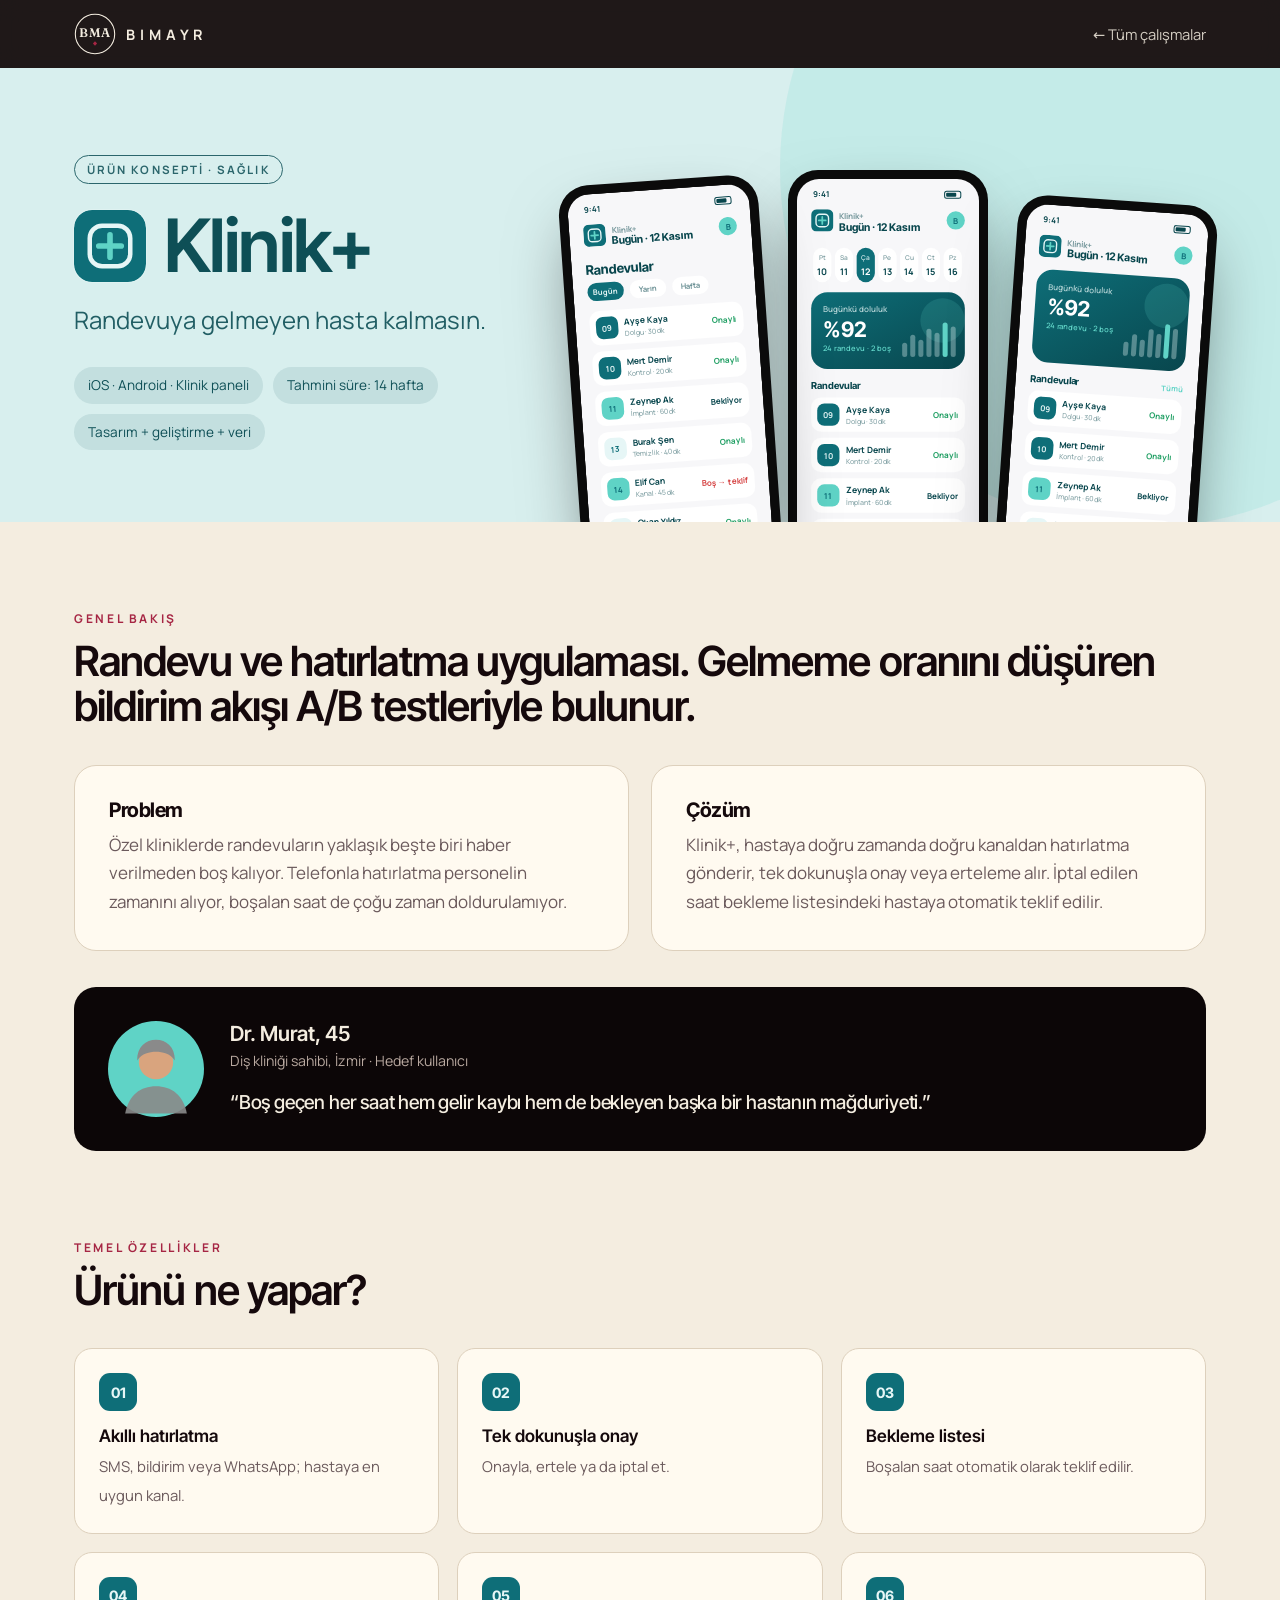
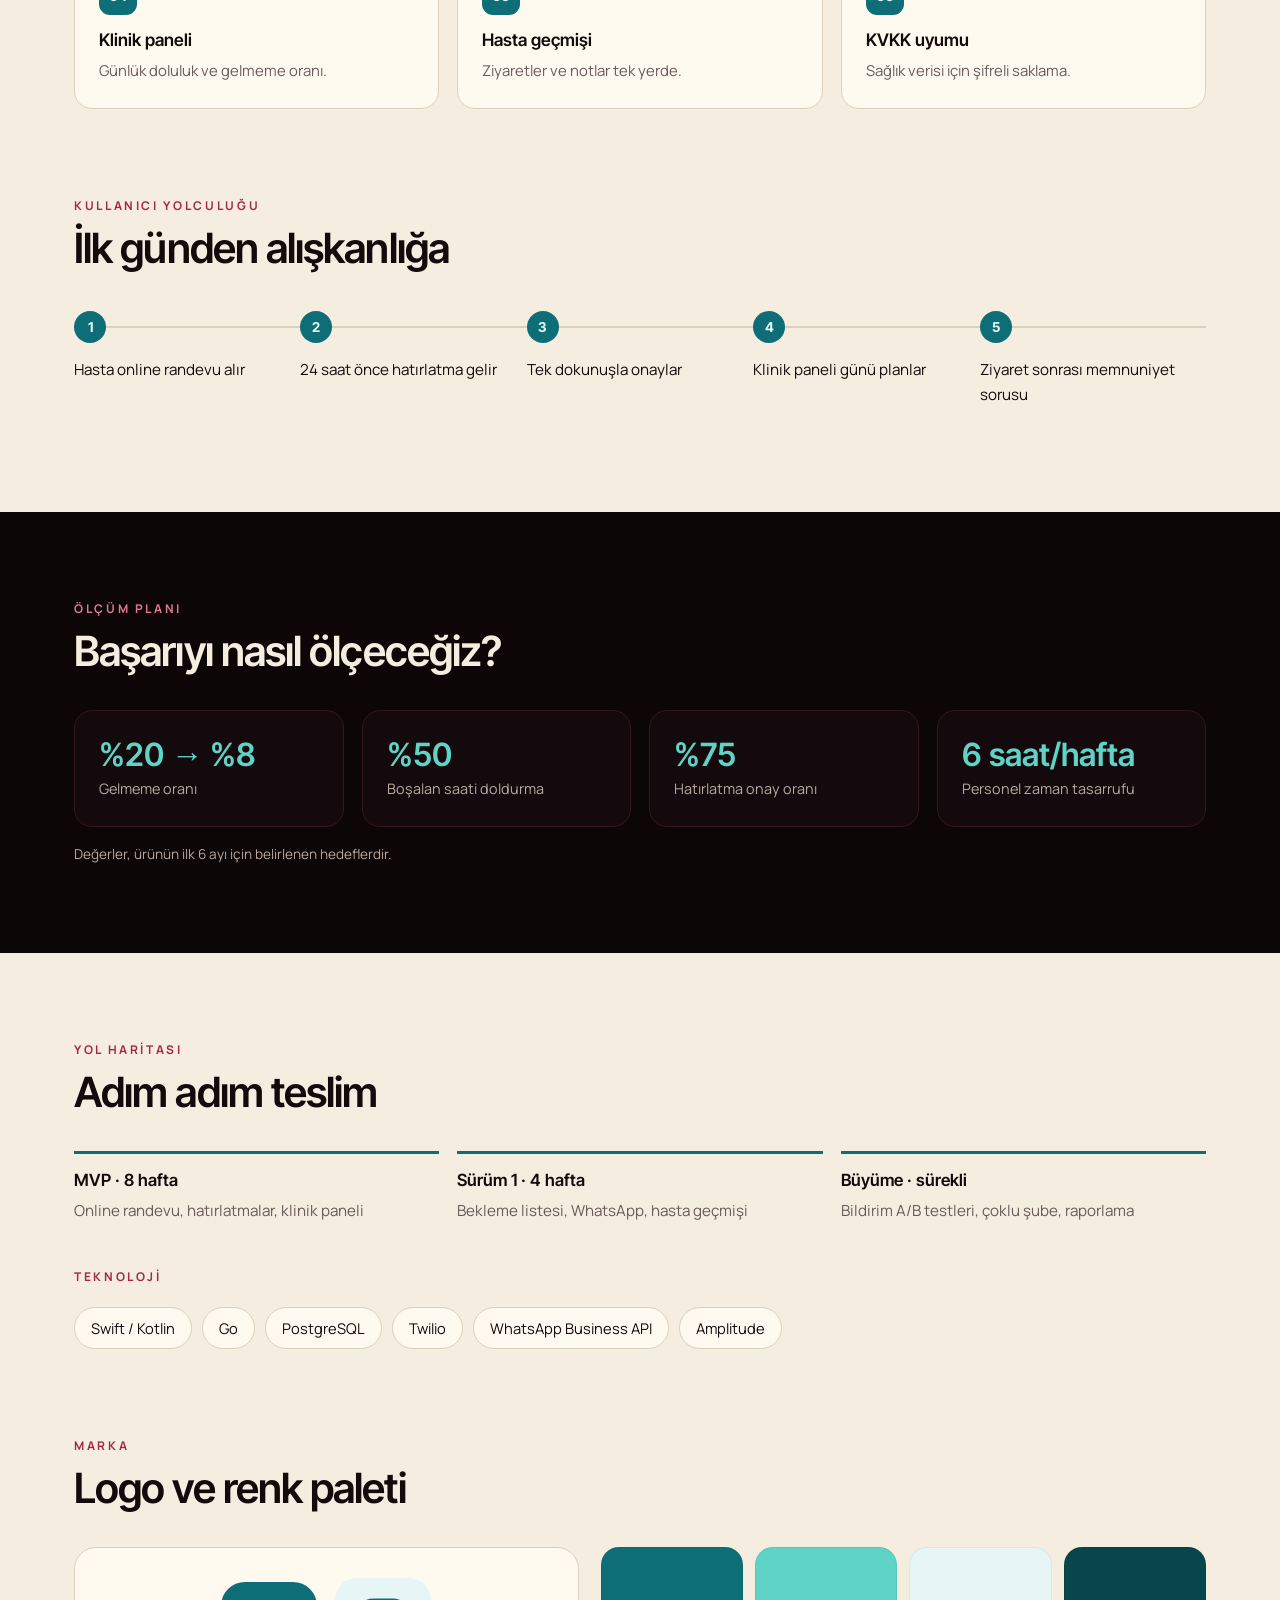
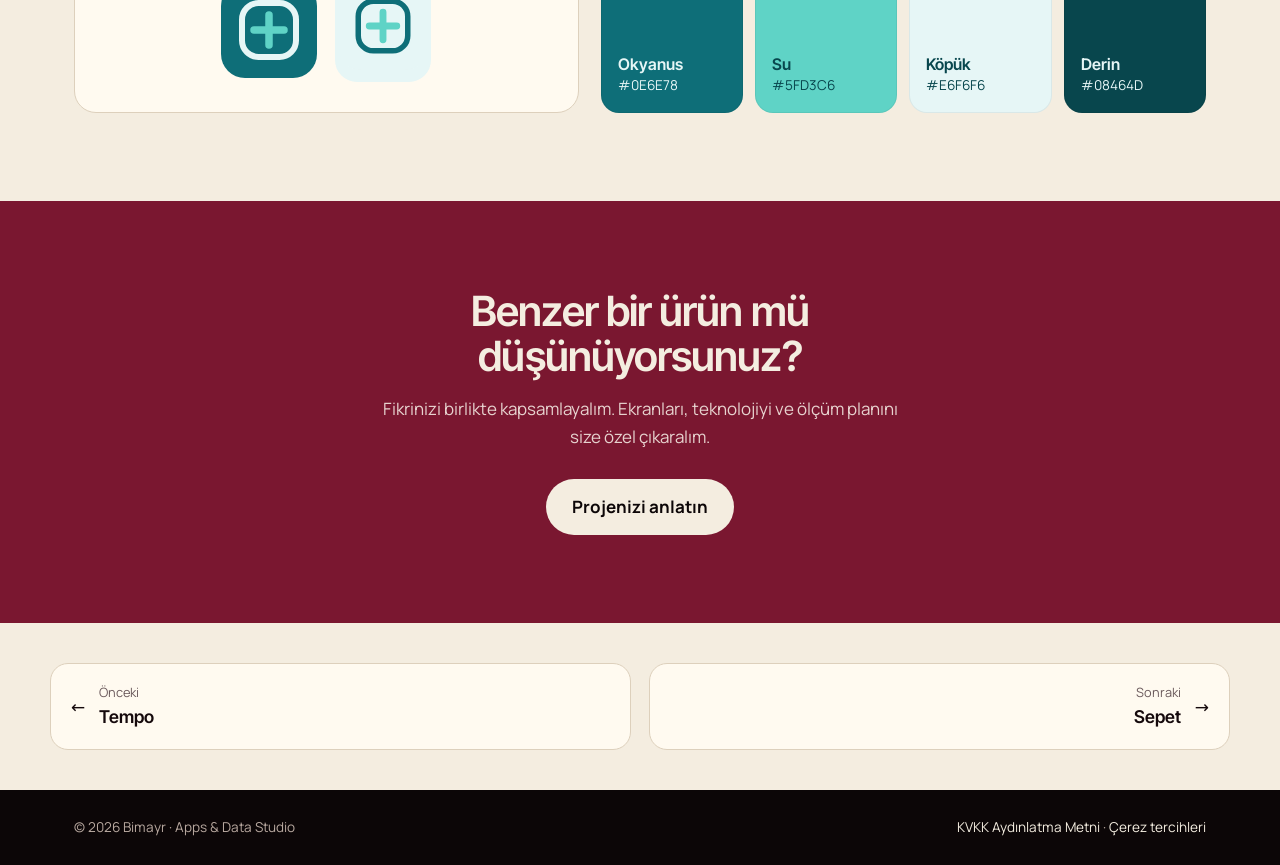
<file: projeler/klinik.html>
<!DOCTYPE html>
<html lang="tr">
<head>
<meta charset="utf-8">
<meta name="viewport" content="width=device-width, initial-scale=1, viewport-fit=cover">
<title>Klinik+ · Ürün konsepti | Bimayr</title>
<meta name="description" content="Randevu ve hatırlatma uygulaması. Gelmeme oranını düşüren bildirim akışı A/B testleriyle bulunur.">
<meta name="theme-color" content="#0E6E78">
<link rel="canonical" href="https://www.bimayr.com/projeler/klinik.html">
<link rel="icon" type="image/svg+xml" href="../assets/favicon.svg">
<link rel="preload" href="../assets/fonts/inter-tight-latin.woff2" as="font" type="font/woff2" crossorigin><link rel="preload" href="../assets/fonts/manrope-latin.woff2" as="font" type="font/woff2" crossorigin>
<link rel="stylesheet" href="proje.css?v=1a37143743">
</head>
<body style="--pa:#0E6E78;--pv:#5FD3C6;--pl:#E6F6F6;--hb:#D8EFEE;--hf:#0E4F56">
<header><div class="wrap nav"><a class="logo" href="../" aria-label="Bimayr ana sayfa"><svg class="mark" viewBox="0 0 64 64" aria-hidden="true"><circle cx="32" cy="32" r="30"/><text x="32" y="37" text-anchor="middle" font-family="Fraunces,Georgia,serif" font-weight="600" font-size="19" letter-spacing="1">BMA</text><path class="acc" d="M32 43l3.2 3.5L32 50l-3.2-3.5z"/></svg><span>BIMAYR</span></a><a class="back" href="../#calismalar">← Tüm çalışmalar</a></div></header>
<main>
<div class="ph"><div class="wrap">
<div class="ph-l"><span class="badge">Ürün konsepti · Sağlık</span>
<h1><svg viewBox="0 0 64 64" width="72" height="72" aria-hidden="true"><rect width="64" height="64" rx="16" fill="#0E6E78"/><rect x="14" y="14" width="36" height="36" rx="11" fill="none" stroke="#E6F6F6" stroke-width="4"/><path d="M32 22v20M22 32h20" stroke="#5FD3C6" stroke-width="5" stroke-linecap="round"/></svg>Klinik+</h1>
<p class="tag">Randevuya gelmeyen hasta kalmasın.</p>
<div class="chips"><span>iOS · Android · Klinik paneli</span><span>Tahmini süre: 14 hafta</span><span>Tasarım + geliştirme + veri</span></div></div>
<div class="phones"><div class="tel "><div class="tel-i"><svg viewBox="0 0 180 360" aria-hidden="true"><defs><linearGradient id="gklinikliste" x1="0" y1="0" x2="1" y2="1"><stop offset="0" stop-color="#0E6E78"/><stop offset="1" stop-color="#08464D"/></linearGradient><linearGradient id="fklinikliste" x1="0" y1="0" x2="0" y2="1"><stop offset="0" stop-color="#5FD3C6" stop-opacity=".35"/><stop offset="1" stop-color="#5FD3C6" stop-opacity="0"/></linearGradient></defs><rect width="180" height="360" fill="#F7F7F9"/><text x="16" y="18" font-family="Manrope,sans-serif" font-weight="700" font-size="8" fill="#08464D" opacity="1" text-anchor="start">9:41</text><rect x="146" y="12" width="16" height="7" rx="2" fill="none" stroke="#08464D" stroke-width="1"/><rect x="147.5" y="13.5" width="10" height="4" rx="1" fill="#08464D"/><g transform="translate(14 30)"><svg viewBox="0 0 64 64" width="22" height="22" aria-hidden="true"><rect width="64" height="64" rx="16" fill="#0E6E78"/><rect x="14" y="14" width="36" height="36" rx="11" fill="none" stroke="#E6F6F6" stroke-width="4"/><path d="M32 22v20M22 32h20" stroke="#5FD3C6" stroke-width="5" stroke-linecap="round"/></svg></g><text x="42" y="40" font-family="Manrope,sans-serif" font-weight="700" font-size="8" fill="#08464D" opacity="0.55" text-anchor="start">Klinik+</text><text x="42" y="51" font-family="Inter Tight,sans-serif" font-weight="700" font-size="10.5" fill="#08464D" opacity="1" text-anchor="start">Bugün · 12 Kasım</text><circle cx="157" cy="41" r="9" fill="#5FD3C6"/><text x="157" y="44.5" font-family="Manrope,sans-serif" font-weight="700" font-size="8" fill="#0E6E78" opacity="1" text-anchor="middle">B</text><text x="14" y="80" font-family="Inter Tight,sans-serif" font-weight="700" font-size="13" fill="#08464D" opacity="1" text-anchor="start">Randevular</text><rect x="14" y="88" width="36.0" height="18" rx="9" fill="#0E6E78"/><text x="32.0" y="100" font-family="Manrope,sans-serif" font-weight="700" font-size="7.5" fill="#E6F6F6" opacity="1" text-anchor="middle">Bugün</text><rect x="56.0" y="88" width="36.0" height="18" rx="9" fill="#fff"/><text x="74.0" y="100" font-family="Manrope,sans-serif" font-weight="700" font-size="7.5" fill="#08464D" opacity="0.6" text-anchor="middle">Yarın</text><rect x="98.0" y="88" width="36.0" height="18" rx="9" fill="#fff"/><text x="116.0" y="100" font-family="Manrope,sans-serif" font-weight="700" font-size="7.5" fill="#08464D" opacity="0.6" text-anchor="middle">Hafta</text><rect x="14" y="116" width="152" height="34" rx="10" fill="#fff"/><rect x="20" y="122" width="22" height="22" rx="7" fill="#0E6E78"/><text x="31" y="136.5" font-family="Manrope,sans-serif" font-weight="700" font-size="8" fill="#E6F6F6" opacity="1" text-anchor="middle">09</text><text x="48" y="131" font-family="Manrope,sans-serif" font-weight="700" font-size="8.5" fill="#08464D" opacity="1" text-anchor="start">Ayşe Kaya</text><text x="48" y="142" font-family="Manrope,sans-serif" font-weight="500" font-size="7" fill="#08464D" opacity="0.5" text-anchor="start">Dolgu · 30 dk</text><text x="159" y="136" font-family="Manrope,sans-serif" font-weight="700" font-size="8" fill="#1E9E62" opacity="1" text-anchor="end">Onaylı</text><rect x="14" y="156" width="152" height="34" rx="10" fill="#fff"/><rect x="20" y="162" width="22" height="22" rx="7" fill="#0E6E78"/><text x="31" y="176.5" font-family="Manrope,sans-serif" font-weight="700" font-size="8" fill="#E6F6F6" opacity="1" text-anchor="middle">10</text><text x="48" y="171" font-family="Manrope,sans-serif" font-weight="700" font-size="8.5" fill="#08464D" opacity="1" text-anchor="start">Mert Demir</text><text x="48" y="182" font-family="Manrope,sans-serif" font-weight="500" font-size="7" fill="#08464D" opacity="0.5" text-anchor="start">Kontrol · 20 dk</text><text x="159" y="176" font-family="Manrope,sans-serif" font-weight="700" font-size="8" fill="#1E9E62" opacity="1" text-anchor="end">Onaylı</text><rect x="14" y="196" width="152" height="34" rx="10" fill="#fff"/><rect x="20" y="202" width="22" height="22" rx="7" fill="#5FD3C6"/><text x="31" y="216.5" font-family="Manrope,sans-serif" font-weight="700" font-size="8" fill="#0E6E78" opacity="1" text-anchor="middle">11</text><text x="48" y="211" font-family="Manrope,sans-serif" font-weight="700" font-size="8.5" fill="#08464D" opacity="1" text-anchor="start">Zeynep Ak</text><text x="48" y="222" font-family="Manrope,sans-serif" font-weight="500" font-size="7" fill="#08464D" opacity="0.5" text-anchor="start">İmplant · 60 dk</text><text x="159" y="216" font-family="Manrope,sans-serif" font-weight="700" font-size="8" fill="#08464D" opacity="1" text-anchor="end">Bekliyor</text><rect x="14" y="236" width="152" height="34" rx="10" fill="#fff"/><rect x="20" y="242" width="22" height="22" rx="7" fill="#E6F6F6"/><text x="31" y="256.5" font-family="Manrope,sans-serif" font-weight="700" font-size="8" fill="#0E6E78" opacity="1" text-anchor="middle">13</text><text x="48" y="251" font-family="Manrope,sans-serif" font-weight="700" font-size="8.5" fill="#08464D" opacity="1" text-anchor="start">Burak Şen</text><text x="48" y="262" font-family="Manrope,sans-serif" font-weight="500" font-size="7" fill="#08464D" opacity="0.5" text-anchor="start">Temizlik · 40 dk</text><text x="159" y="256" font-family="Manrope,sans-serif" font-weight="700" font-size="8" fill="#1E9E62" opacity="1" text-anchor="end">Onaylı</text><rect x="14" y="276" width="152" height="34" rx="10" fill="#fff"/><rect x="20" y="282" width="22" height="22" rx="7" fill="#5FD3C6"/><text x="31" y="296.5" font-family="Manrope,sans-serif" font-weight="700" font-size="8" fill="#0E6E78" opacity="1" text-anchor="middle">14</text><text x="48" y="291" font-family="Manrope,sans-serif" font-weight="700" font-size="8.5" fill="#08464D" opacity="1" text-anchor="start">Elif Can</text><text x="48" y="302" font-family="Manrope,sans-serif" font-weight="500" font-size="7" fill="#08464D" opacity="0.5" text-anchor="start">Kanal · 45 dk</text><text x="159" y="296" font-family="Manrope,sans-serif" font-weight="700" font-size="8" fill="#D64545" opacity="1" text-anchor="end">Boş → teklif</text><rect x="14" y="316" width="152" height="34" rx="10" fill="#fff"/><rect x="20" y="322" width="22" height="22" rx="7" fill="#E6F6F6"/><text x="31" y="336.5" font-family="Manrope,sans-serif" font-weight="700" font-size="8" fill="#0E6E78" opacity="1" text-anchor="middle">15</text><text x="48" y="331" font-family="Manrope,sans-serif" font-weight="700" font-size="8.5" fill="#08464D" opacity="1" text-anchor="start">Okan Yıldız</text><text x="48" y="342" font-family="Manrope,sans-serif" font-weight="500" font-size="7" fill="#08464D" opacity="0.5" text-anchor="start">Kontrol · 20 dk</text><text x="159" y="336" font-family="Manrope,sans-serif" font-weight="700" font-size="8" fill="#1E9E62" opacity="1" text-anchor="end">Onaylı</text></svg></div></div><div class="tel "><div class="tel-i"><svg viewBox="0 0 180 360" aria-hidden="true"><defs><linearGradient id="gkliniktakvim" x1="0" y1="0" x2="1" y2="1"><stop offset="0" stop-color="#0E6E78"/><stop offset="1" stop-color="#08464D"/></linearGradient><linearGradient id="fkliniktakvim" x1="0" y1="0" x2="0" y2="1"><stop offset="0" stop-color="#5FD3C6" stop-opacity=".35"/><stop offset="1" stop-color="#5FD3C6" stop-opacity="0"/></linearGradient></defs><rect width="180" height="360" fill="#F7F7F9"/><text x="16" y="18" font-family="Manrope,sans-serif" font-weight="700" font-size="8" fill="#08464D" opacity="1" text-anchor="start">9:41</text><rect x="146" y="12" width="16" height="7" rx="2" fill="none" stroke="#08464D" stroke-width="1"/><rect x="147.5" y="13.5" width="10" height="4" rx="1" fill="#08464D"/><g transform="translate(14 30)"><svg viewBox="0 0 64 64" width="22" height="22" aria-hidden="true"><rect width="64" height="64" rx="16" fill="#0E6E78"/><rect x="14" y="14" width="36" height="36" rx="11" fill="none" stroke="#E6F6F6" stroke-width="4"/><path d="M32 22v20M22 32h20" stroke="#5FD3C6" stroke-width="5" stroke-linecap="round"/></svg></g><text x="42" y="40" font-family="Manrope,sans-serif" font-weight="700" font-size="8" fill="#08464D" opacity="0.55" text-anchor="start">Klinik+</text><text x="42" y="51" font-family="Inter Tight,sans-serif" font-weight="700" font-size="10.5" fill="#08464D" opacity="1" text-anchor="start">Bugün · 12 Kasım</text><circle cx="157" cy="41" r="9" fill="#5FD3C6"/><text x="157" y="44.5" font-family="Manrope,sans-serif" font-weight="700" font-size="8" fill="#0E6E78" opacity="1" text-anchor="middle">B</text><rect x="16.0" y="68" width="18" height="34" rx="9" fill="#fff"/><text x="25.0" y="80" font-family="Manrope,sans-serif" font-weight="600" font-size="6.5" fill="#08464D" opacity="0.5" text-anchor="middle">Pt</text><text x="25.0" y="95" font-family="Manrope,sans-serif" font-weight="700" font-size="9" fill="#08464D" opacity="1" text-anchor="middle">10</text><rect x="37.5" y="68" width="18" height="34" rx="9" fill="#fff"/><text x="46.5" y="80" font-family="Manrope,sans-serif" font-weight="600" font-size="6.5" fill="#08464D" opacity="0.5" text-anchor="middle">Sa</text><text x="46.5" y="95" font-family="Manrope,sans-serif" font-weight="700" font-size="9" fill="#08464D" opacity="1" text-anchor="middle">11</text><rect x="59.0" y="68" width="18" height="34" rx="9" fill="#0E6E78"/><text x="68.0" y="80" font-family="Manrope,sans-serif" font-weight="600" font-size="6.5" fill="#E6F6F6" opacity="0.9" text-anchor="middle">Ça</text><text x="68.0" y="95" font-family="Manrope,sans-serif" font-weight="700" font-size="9" fill="#fff" opacity="1" text-anchor="middle">12</text><rect x="80.5" y="68" width="18" height="34" rx="9" fill="#fff"/><text x="89.5" y="80" font-family="Manrope,sans-serif" font-weight="600" font-size="6.5" fill="#08464D" opacity="0.5" text-anchor="middle">Pe</text><text x="89.5" y="95" font-family="Manrope,sans-serif" font-weight="700" font-size="9" fill="#08464D" opacity="1" text-anchor="middle">13</text><rect x="102.0" y="68" width="18" height="34" rx="9" fill="#fff"/><text x="111.0" y="80" font-family="Manrope,sans-serif" font-weight="600" font-size="6.5" fill="#08464D" opacity="0.5" text-anchor="middle">Cu</text><text x="111.0" y="95" font-family="Manrope,sans-serif" font-weight="700" font-size="9" fill="#08464D" opacity="1" text-anchor="middle">14</text><rect x="123.5" y="68" width="18" height="34" rx="9" fill="#fff"/><text x="132.5" y="80" font-family="Manrope,sans-serif" font-weight="600" font-size="6.5" fill="#08464D" opacity="0.5" text-anchor="middle">Ct</text><text x="132.5" y="95" font-family="Manrope,sans-serif" font-weight="700" font-size="9" fill="#08464D" opacity="1" text-anchor="middle">15</text><rect x="145.0" y="68" width="18" height="34" rx="9" fill="#fff"/><text x="154.0" y="80" font-family="Manrope,sans-serif" font-weight="600" font-size="6.5" fill="#08464D" opacity="0.5" text-anchor="middle">Pz</text><text x="154.0" y="95" font-family="Manrope,sans-serif" font-weight="700" font-size="9" fill="#08464D" opacity="1" text-anchor="middle">16</text><rect x="14" y="112" width="152" height="76" rx="16" fill="url(#gkliniktakvim)"/><circle cx="144" cy="140" r="22" fill="#5FD3C6" opacity=".16"/><text x="26" y="132" font-family="Manrope,sans-serif" font-weight="600" font-size="8" fill="#E6F6F6" opacity="0.75" text-anchor="start">Bugünkü doluluk</text><text x="26" y="156" font-family="Inter Tight,sans-serif" font-weight="700" font-size="21" fill="#fff" opacity="1" text-anchor="start">%92</text><text x="26" y="170" font-family="Manrope,sans-serif" font-weight="600" font-size="7.5" fill="#5FD3C6" opacity="1" text-anchor="start">24 randevu · 2 boş</text><rect x="104" y="162" width="5" height="14" rx="2.5" fill="#E6F6F6" opacity="0.35"/><rect x="112" y="154" width="5" height="22" rx="2.5" fill="#E6F6F6" opacity="0.35"/><rect x="120" y="159" width="5" height="17" rx="2.5" fill="#E6F6F6" opacity="0.35"/><rect x="128" y="148" width="5" height="28" rx="2.5" fill="#E6F6F6" opacity="0.35"/><rect x="136" y="152" width="5" height="24" rx="2.5" fill="#E6F6F6" opacity="0.35"/><rect x="144" y="142" width="5" height="34" rx="2.5" fill="#5FD3C6" opacity="1"/><rect x="152" y="146" width="5" height="30" rx="2.5" fill="#E6F6F6" opacity="0.35"/><text x="14" y="208" font-family="Inter Tight,sans-serif" font-weight="700" font-size="9.5" fill="#08464D" opacity="1" text-anchor="start">Randevular</text><rect x="14" y="216" width="152" height="34" rx="10" fill="#fff"/><rect x="20" y="222" width="22" height="22" rx="7" fill="#0E6E78"/><text x="31" y="236.5" font-family="Manrope,sans-serif" font-weight="700" font-size="8" fill="#E6F6F6" opacity="1" text-anchor="middle">09</text><text x="48" y="231" font-family="Manrope,sans-serif" font-weight="700" font-size="8.5" fill="#08464D" opacity="1" text-anchor="start">Ayşe Kaya</text><text x="48" y="242" font-family="Manrope,sans-serif" font-weight="500" font-size="7" fill="#08464D" opacity="0.5" text-anchor="start">Dolgu · 30 dk</text><text x="159" y="236" font-family="Manrope,sans-serif" font-weight="700" font-size="8" fill="#1E9E62" opacity="1" text-anchor="end">Onaylı</text><rect x="14" y="256" width="152" height="34" rx="10" fill="#fff"/><rect x="20" y="262" width="22" height="22" rx="7" fill="#0E6E78"/><text x="31" y="276.5" font-family="Manrope,sans-serif" font-weight="700" font-size="8" fill="#E6F6F6" opacity="1" text-anchor="middle">10</text><text x="48" y="271" font-family="Manrope,sans-serif" font-weight="700" font-size="8.5" fill="#08464D" opacity="1" text-anchor="start">Mert Demir</text><text x="48" y="282" font-family="Manrope,sans-serif" font-weight="500" font-size="7" fill="#08464D" opacity="0.5" text-anchor="start">Kontrol · 20 dk</text><text x="159" y="276" font-family="Manrope,sans-serif" font-weight="700" font-size="8" fill="#1E9E62" opacity="1" text-anchor="end">Onaylı</text><rect x="14" y="296" width="152" height="34" rx="10" fill="#fff"/><rect x="20" y="302" width="22" height="22" rx="7" fill="#5FD3C6"/><text x="31" y="316.5" font-family="Manrope,sans-serif" font-weight="700" font-size="8" fill="#0E6E78" opacity="1" text-anchor="middle">11</text><text x="48" y="311" font-family="Manrope,sans-serif" font-weight="700" font-size="8.5" fill="#08464D" opacity="1" text-anchor="start">Zeynep Ak</text><text x="48" y="322" font-family="Manrope,sans-serif" font-weight="500" font-size="7" fill="#08464D" opacity="0.5" text-anchor="start">İmplant · 60 dk</text><text x="159" y="316" font-family="Manrope,sans-serif" font-weight="700" font-size="8" fill="#08464D" opacity="1" text-anchor="end">Bekliyor</text><rect x="14" y="336" width="152" height="34" rx="10" fill="#fff"/><rect x="20" y="342" width="22" height="22" rx="7" fill="#E6F6F6"/><text x="31" y="356.5" font-family="Manrope,sans-serif" font-weight="700" font-size="8" fill="#0E6E78" opacity="1" text-anchor="middle">13</text><text x="48" y="351" font-family="Manrope,sans-serif" font-weight="700" font-size="8.5" fill="#08464D" opacity="1" text-anchor="start">Burak Şen</text><text x="48" y="362" font-family="Manrope,sans-serif" font-weight="500" font-size="7" fill="#08464D" opacity="0.5" text-anchor="start">Temizlik · 40 dk</text><text x="159" y="356" font-family="Manrope,sans-serif" font-weight="700" font-size="8" fill="#1E9E62" opacity="1" text-anchor="end">Onaylı</text></svg></div></div><div class="tel "><div class="tel-i"><svg viewBox="0 0 180 360" aria-hidden="true"><defs><linearGradient id="gklinikozet" x1="0" y1="0" x2="1" y2="1"><stop offset="0" stop-color="#0E6E78"/><stop offset="1" stop-color="#08464D"/></linearGradient><linearGradient id="fklinikozet" x1="0" y1="0" x2="0" y2="1"><stop offset="0" stop-color="#5FD3C6" stop-opacity=".35"/><stop offset="1" stop-color="#5FD3C6" stop-opacity="0"/></linearGradient></defs><rect width="180" height="360" fill="#F7F7F9"/><text x="16" y="18" font-family="Manrope,sans-serif" font-weight="700" font-size="8" fill="#08464D" opacity="1" text-anchor="start">9:41</text><rect x="146" y="12" width="16" height="7" rx="2" fill="none" stroke="#08464D" stroke-width="1"/><rect x="147.5" y="13.5" width="10" height="4" rx="1" fill="#08464D"/><g transform="translate(14 30)"><svg viewBox="0 0 64 64" width="22" height="22" aria-hidden="true"><rect width="64" height="64" rx="16" fill="#0E6E78"/><rect x="14" y="14" width="36" height="36" rx="11" fill="none" stroke="#E6F6F6" stroke-width="4"/><path d="M32 22v20M22 32h20" stroke="#5FD3C6" stroke-width="5" stroke-linecap="round"/></svg></g><text x="42" y="40" font-family="Manrope,sans-serif" font-weight="700" font-size="8" fill="#08464D" opacity="0.55" text-anchor="start">Klinik+</text><text x="42" y="51" font-family="Inter Tight,sans-serif" font-weight="700" font-size="10.5" fill="#08464D" opacity="1" text-anchor="start">Bugün · 12 Kasım</text><circle cx="157" cy="41" r="9" fill="#5FD3C6"/><text x="157" y="44.5" font-family="Manrope,sans-serif" font-weight="700" font-size="8" fill="#0E6E78" opacity="1" text-anchor="middle">B</text><rect x="14" y="64" width="152" height="92" rx="16" fill="url(#gklinikozet)"/><circle cx="144" cy="92" r="22" fill="#5FD3C6" opacity=".16"/><text x="26" y="84" font-family="Manrope,sans-serif" font-weight="600" font-size="8" fill="#E6F6F6" opacity="0.75" text-anchor="start">Bugünkü doluluk</text><text x="26" y="108" font-family="Inter Tight,sans-serif" font-weight="700" font-size="21" fill="#fff" opacity="1" text-anchor="start">%92</text><text x="26" y="122" font-family="Manrope,sans-serif" font-weight="600" font-size="7.5" fill="#5FD3C6" opacity="1" text-anchor="start">24 randevu · 2 boş</text><rect x="104" y="130" width="5" height="14" rx="2.5" fill="#E6F6F6" opacity="0.35"/><rect x="112" y="122" width="5" height="22" rx="2.5" fill="#E6F6F6" opacity="0.35"/><rect x="120" y="127" width="5" height="17" rx="2.5" fill="#E6F6F6" opacity="0.35"/><rect x="128" y="116" width="5" height="28" rx="2.5" fill="#E6F6F6" opacity="0.35"/><rect x="136" y="120" width="5" height="24" rx="2.5" fill="#E6F6F6" opacity="0.35"/><rect x="144" y="110" width="5" height="34" rx="2.5" fill="#5FD3C6" opacity="1"/><rect x="152" y="114" width="5" height="30" rx="2.5" fill="#E6F6F6" opacity="0.35"/><text x="14" y="176" font-family="Inter Tight,sans-serif" font-weight="700" font-size="9.5" fill="#08464D" opacity="1" text-anchor="start">Randevular</text><text x="166" y="176" font-family="Manrope,sans-serif" font-weight="700" font-size="7.5" fill="#5FD3C6" opacity="1" text-anchor="end">Tümü</text><rect x="14" y="184" width="152" height="34" rx="10" fill="#fff"/><rect x="20" y="190" width="22" height="22" rx="7" fill="#0E6E78"/><text x="31" y="204.5" font-family="Manrope,sans-serif" font-weight="700" font-size="8" fill="#E6F6F6" opacity="1" text-anchor="middle">09</text><text x="48" y="199" font-family="Manrope,sans-serif" font-weight="700" font-size="8.5" fill="#08464D" opacity="1" text-anchor="start">Ayşe Kaya</text><text x="48" y="210" font-family="Manrope,sans-serif" font-weight="500" font-size="7" fill="#08464D" opacity="0.5" text-anchor="start">Dolgu · 30 dk</text><text x="159" y="204" font-family="Manrope,sans-serif" font-weight="700" font-size="8" fill="#1E9E62" opacity="1" text-anchor="end">Onaylı</text><rect x="14" y="224" width="152" height="34" rx="10" fill="#fff"/><rect x="20" y="230" width="22" height="22" rx="7" fill="#0E6E78"/><text x="31" y="244.5" font-family="Manrope,sans-serif" font-weight="700" font-size="8" fill="#E6F6F6" opacity="1" text-anchor="middle">10</text><text x="48" y="239" font-family="Manrope,sans-serif" font-weight="700" font-size="8.5" fill="#08464D" opacity="1" text-anchor="start">Mert Demir</text><text x="48" y="250" font-family="Manrope,sans-serif" font-weight="500" font-size="7" fill="#08464D" opacity="0.5" text-anchor="start">Kontrol · 20 dk</text><text x="159" y="244" font-family="Manrope,sans-serif" font-weight="700" font-size="8" fill="#1E9E62" opacity="1" text-anchor="end">Onaylı</text><rect x="14" y="264" width="152" height="34" rx="10" fill="#fff"/><rect x="20" y="270" width="22" height="22" rx="7" fill="#5FD3C6"/><text x="31" y="284.5" font-family="Manrope,sans-serif" font-weight="700" font-size="8" fill="#0E6E78" opacity="1" text-anchor="middle">11</text><text x="48" y="279" font-family="Manrope,sans-serif" font-weight="700" font-size="8.5" fill="#08464D" opacity="1" text-anchor="start">Zeynep Ak</text><text x="48" y="290" font-family="Manrope,sans-serif" font-weight="500" font-size="7" fill="#08464D" opacity="0.5" text-anchor="start">İmplant · 60 dk</text><text x="159" y="284" font-family="Manrope,sans-serif" font-weight="700" font-size="8" fill="#08464D" opacity="1" text-anchor="end">Bekliyor</text><rect x="14" y="304" width="152" height="34" rx="10" fill="#fff"/><rect x="20" y="310" width="22" height="22" rx="7" fill="#E6F6F6"/><text x="31" y="324.5" font-family="Manrope,sans-serif" font-weight="700" font-size="8" fill="#0E6E78" opacity="1" text-anchor="middle">13</text><text x="48" y="319" font-family="Manrope,sans-serif" font-weight="700" font-size="8.5" fill="#08464D" opacity="1" text-anchor="start">Burak Şen</text><text x="48" y="330" font-family="Manrope,sans-serif" font-weight="500" font-size="7" fill="#08464D" opacity="0.5" text-anchor="start">Temizlik · 40 dk</text><text x="159" y="324" font-family="Manrope,sans-serif" font-weight="700" font-size="8" fill="#1E9E62" opacity="1" text-anchor="end">Onaylı</text></svg></div></div></div>
</div></div>

<section><div class="wrap">
<span class="k">Genel bakış</span><h2>Randevu ve hatırlatma uygulaması. Gelmeme oranını düşüren bildirim akışı A/B testleriyle bulunur.</h2>
<div class="two"><div class="box"><h3>Problem</h3><p>Özel kliniklerde randevuların yaklaşık beşte biri haber verilmeden boş kalıyor. Telefonla hatırlatma personelin zamanını alıyor, boşalan saat de çoğu zaman doldurulamıyor.</p></div><div class="box"><h3>Çözüm</h3><p>Klinik+, hastaya doğru zamanda doğru kanaldan hatırlatma gönderir, tek dokunuşla onay veya erteleme alır. İptal edilen saat bekleme listesindeki hastaya otomatik teklif edilir.</p></div></div>
<div class="persona"><svg viewBox="0 0 56 56" width="96" height="96" aria-hidden="true"><circle cx="28" cy="28" r="28" fill="#5FD3C6"/><path d="M10 54c2-11 9-16 18-16s16 5 18 16" fill="#8A8A8A" opacity=".9"/><circle cx="28" cy="24" r="10" fill="#D9A47E"/><path d="M17 23c0-8 5-12 11-12s11 4 11 12c-3-4-7-5-11-5s-8 1-11 5z" fill="#8A8A8A"/></svg><div><b>Dr. Murat, 45</b><small>Diş kliniği sahibi, İzmir · Hedef kullanıcı</small><q>Boş geçen her saat hem gelir kaybı hem de bekleyen başka bir hastanın mağduriyeti.</q></div></div>
</div></section>

<section style="padding-top:0"><div class="wrap">
<span class="k">Temel özellikler</span><h2>Ürünü ne yapar?</h2>
<div class="feat"><div><i>01</i><b>Akıllı hatırlatma</b><span>SMS, bildirim veya WhatsApp; hastaya en uygun kanal.</span></div><div><i>02</i><b>Tek dokunuşla onay</b><span>Onayla, ertele ya da iptal et.</span></div><div><i>03</i><b>Bekleme listesi</b><span>Boşalan saat otomatik olarak teklif edilir.</span></div><div><i>04</i><b>Klinik paneli</b><span>Günlük doluluk ve gelmeme oranı.</span></div><div><i>05</i><b>Hasta geçmişi</b><span>Ziyaretler ve notlar tek yerde.</span></div><div><i>06</i><b>KVKK uyumu</b><span>Sağlık verisi için şifreli saklama.</span></div></div>
</div></section>

<section style="padding-top:0"><div class="wrap">
<span class="k">Kullanıcı yolculuğu</span><h2>İlk günden alışkanlığa</h2>
<ol class="journey"><li>Hasta online randevu alır</li><li>24 saat önce hatırlatma gelir</li><li>Tek dokunuşla onaylar</li><li>Klinik paneli günü planlar</li><li>Ziyaret sonrası memnuniyet sorusu</li></ol>
</div></section>

<section class="dark"><div class="wrap">
<span class="k">Ölçüm planı</span><h2>Başarıyı nasıl ölçeceğiz?</h2>
<div class="kpi"><div><b>%20 → %8</b><span>Gelmeme oranı</span></div><div><b>%50</b><span>Boşalan saati doldurma</span></div><div><b>%75</b><span>Hatırlatma onay oranı</span></div><div><b>6 saat/hafta</b><span>Personel zaman tasarrufu</span></div></div>
<p class="note">Değerler, ürünün ilk 6 ayı için belirlenen hedeflerdir.</p>
</div></section>

<section><div class="wrap">
<span class="k">Yol haritası</span><h2>Adım adım teslim</h2>
<div class="road"><div><b>MVP · 8 hafta</b><span>Online randevu, hatırlatmalar, klinik paneli</span></div><div><b>Sürüm 1 · 4 hafta</b><span>Bekleme listesi, WhatsApp, hasta geçmişi</span></div><div><b>Büyüme · sürekli</b><span>Bildirim A/B testleri, çoklu şube, raporlama</span></div></div>
<div style="margin-top:44px"><span class="k">Teknoloji</span><div class="tech"><span>Swift / Kotlin</span><span>Go</span><span>PostgreSQL</span><span>Twilio</span><span>WhatsApp Business API</span><span>Amplitude</span></div></div>
</div></section>

<section style="padding-top:0"><div class="wrap">
<span class="k">Marka</span><h2>Logo ve renk paleti</h2>
<div class="brand"><div class="logos"><svg viewBox="0 0 64 64" width="96" height="96" aria-hidden="true"><rect width="64" height="64" rx="16" fill="#0E6E78"/><rect x="14" y="14" width="36" height="36" rx="11" fill="none" stroke="#E6F6F6" stroke-width="4"/><path d="M32 22v20M22 32h20" stroke="#5FD3C6" stroke-width="5" stroke-linecap="round"/></svg><div style="background:#E6F6F6;border-radius:22px;padding:4px"><svg viewBox="0 0 64 64" width="88" height="88" aria-hidden="true"><rect width="64" height="64" rx="16" fill="#E6F6F6"/><rect x="14" y="14" width="36" height="36" rx="11" fill="none" stroke="#0E6E78" stroke-width="4"/><path d="M32 22v20M22 32h20" stroke="#5FD3C6" stroke-width="5" stroke-linecap="round"/></svg></div></div><div class="sw"><div style="background:#0E6E78;color:#E6F6F6"><b>Okyanus</b>#0E6E78</div><div style="background:#5FD3C6;color:#08464D"><b>Su</b>#5FD3C6</div><div style="background:#E6F6F6;color:#08464D"><b>Köpük</b>#E6F6F6</div><div style="background:#08464D;color:#E6F6F6"><b>Derin</b>#08464D</div></div></div>
</div></section>

<section class="cta"><div class="wrap">
<h2>Benzer bir ürün mü düşünüyorsunuz?</h2>
<p>Fikrinizi birlikte kapsamlayalım. Ekranları, teknolojiyi ve ölçüm planını size özel çıkaralım.</p>
<a class="btn" href="../#iletisim">Projenizi anlatın</a>
</div></section>

<div class="wrap pn"><a href="tempo.html"><span>←</span><span><small>Önceki</small><b>Tempo</b></span></a><a href="sepet.html"><span><small>Sonraki</small><b>Sepet</b></span><span>→</span></a></div>
</main>
<footer><div class="wrap"><span>© 2026 Bimayr · Apps &amp; Data Studio</span><span><a href="../kvkk.html">KVKK Aydınlatma Metni</a> · <a href="#cerez-tercihi">Çerez tercihleri</a></span></div></footer>
<script src="../js/izin.js?v=1958625996" defer></script>
</body>
</html>
</file>
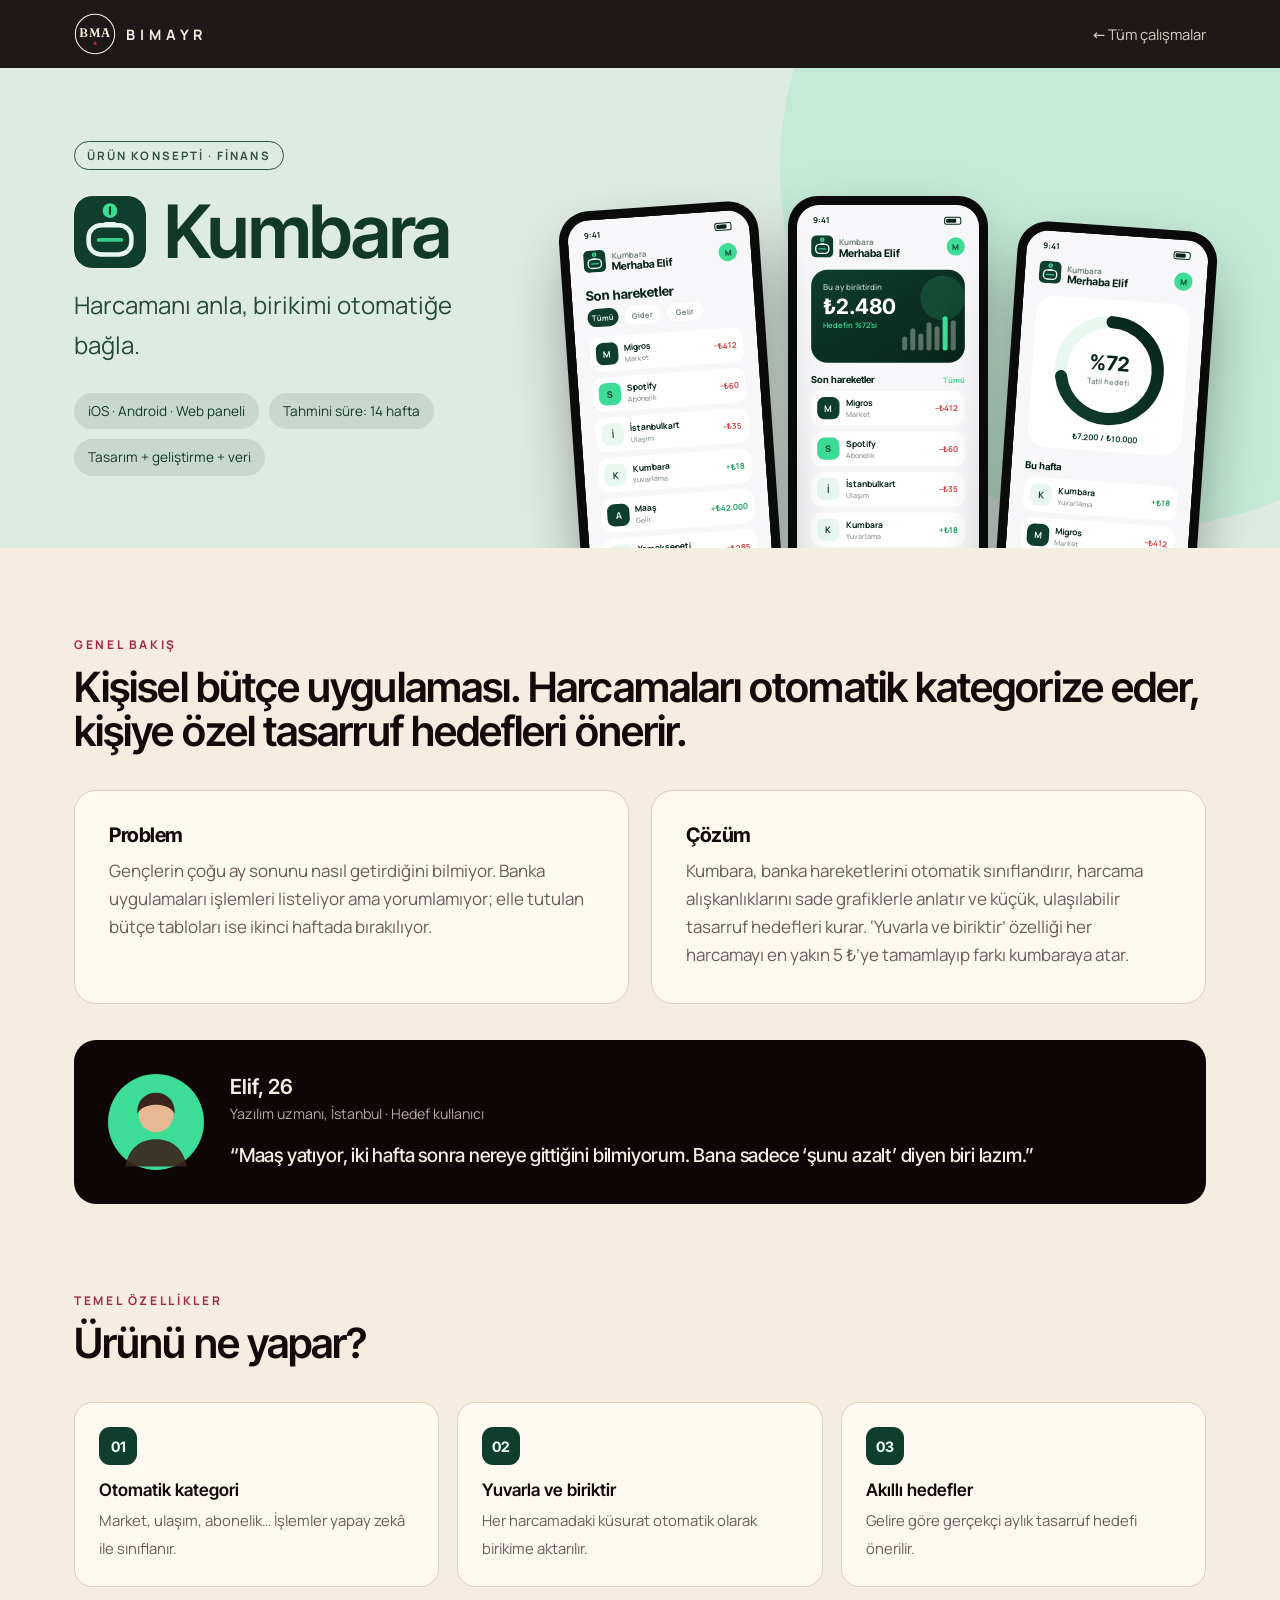
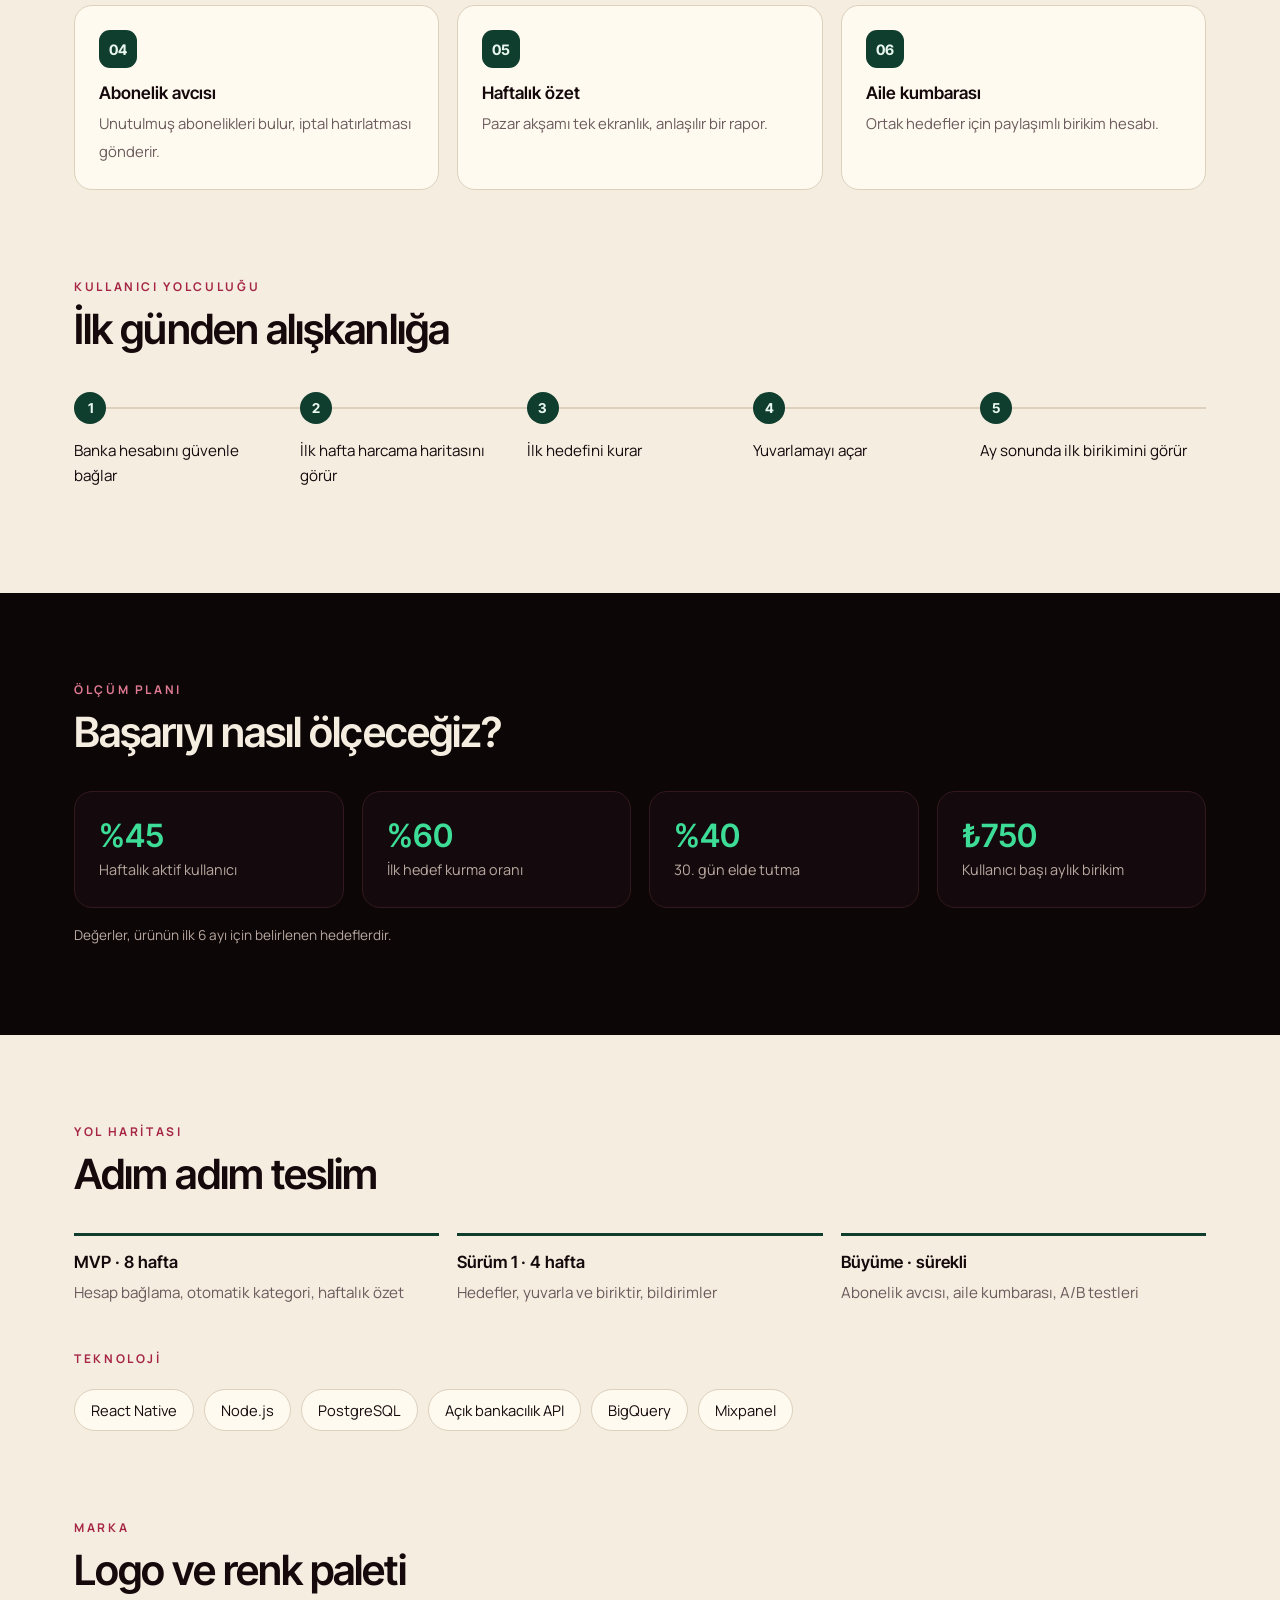
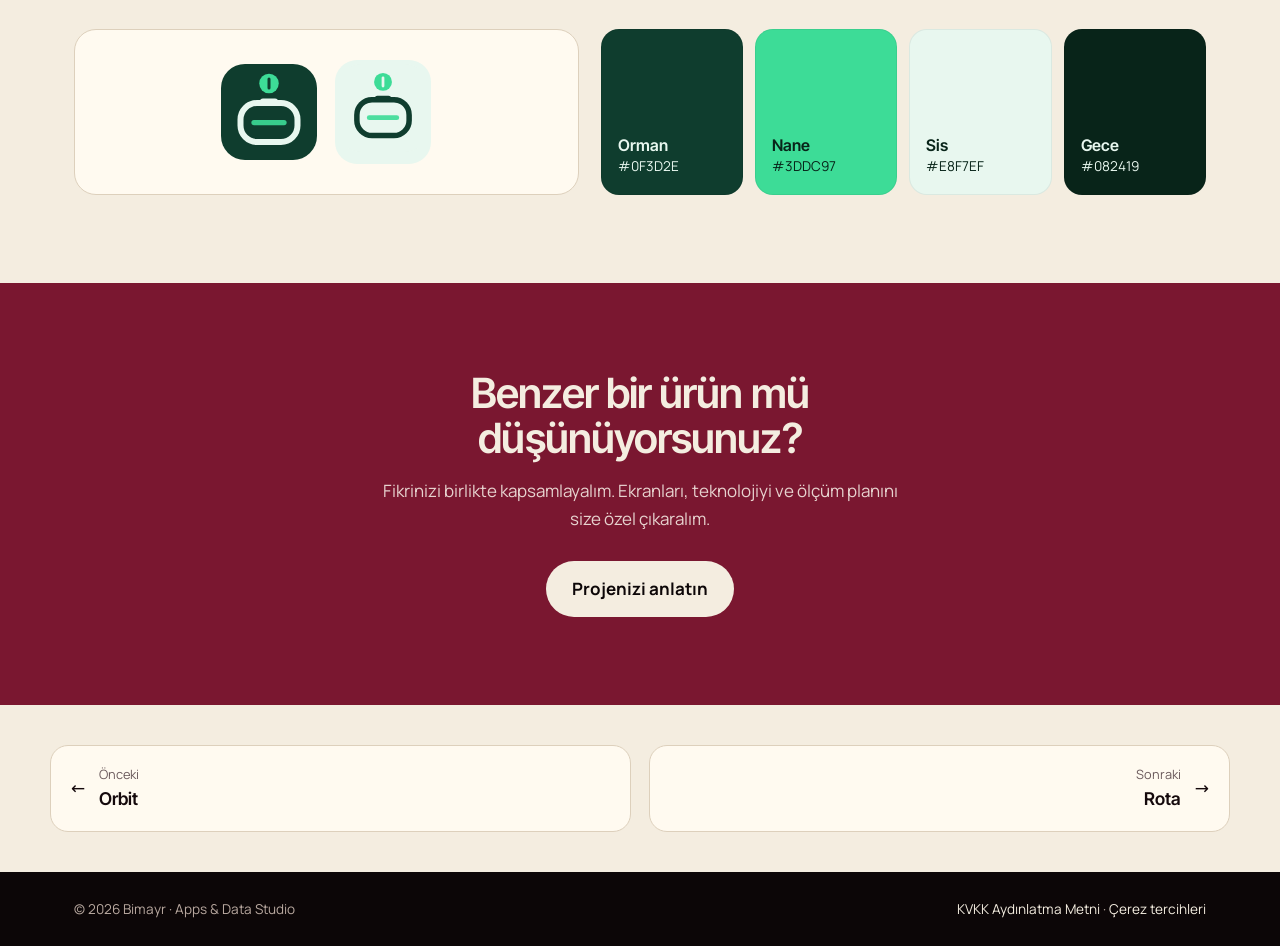
<file: projeler/kumbara.html>
<!DOCTYPE html>
<html lang="tr">
<head>
<meta charset="utf-8">
<meta name="viewport" content="width=device-width, initial-scale=1, viewport-fit=cover">
<title>Kumbara · Ürün konsepti | Bimayr</title>
<meta name="description" content="Kişisel bütçe uygulaması. Harcamaları otomatik kategorize eder, kişiye özel tasarruf hedefleri önerir.">
<meta name="theme-color" content="#0F3D2E">
<link rel="canonical" href="https://www.bimayr.com/projeler/kumbara.html">
<link rel="icon" type="image/svg+xml" href="../assets/favicon.svg">
<link rel="preload" href="../assets/fonts/inter-tight-latin.woff2" as="font" type="font/woff2" crossorigin><link rel="preload" href="../assets/fonts/manrope-latin.woff2" as="font" type="font/woff2" crossorigin>
<link rel="stylesheet" href="proje.css?v=1a37143743">
</head>
<body style="--pa:#0F3D2E;--pv:#3DDC97;--pl:#E8F7EF;--hb:#DDEBE2;--hf:#12382A">
<header><div class="wrap nav"><a class="logo" href="../" aria-label="Bimayr ana sayfa"><svg class="mark" viewBox="0 0 64 64" aria-hidden="true"><circle cx="32" cy="32" r="30"/><text x="32" y="37" text-anchor="middle" font-family="Fraunces,Georgia,serif" font-weight="600" font-size="19" letter-spacing="1">BMA</text><path class="acc" d="M32 43l3.2 3.5L32 50l-3.2-3.5z"/></svg><span>BIMAYR</span></a><a class="back" href="../#calismalar">← Tüm çalışmalar</a></div></header>
<main>
<div class="ph"><div class="wrap">
<div class="ph-l"><span class="badge">Ürün konsepti · Finans</span>
<h1><svg viewBox="0 0 64 64" width="72" height="72" aria-hidden="true"><rect width="64" height="64" rx="16" fill="#0F3D2E"/><rect x="13" y="26" width="38" height="26" rx="11" fill="none" stroke="#E8F7EF" stroke-width="4"/><rect x="26" y="23" width="12" height="4" rx="2" fill="#E8F7EF"/><circle cx="32" cy="13" r="6.5" fill="#3DDC97"/><path d="M32 10v6" stroke="#0F3D2E" stroke-width="2" stroke-linecap="round"/><path d="M22 39h20" stroke="#3DDC97" stroke-width="3.5" stroke-linecap="round" opacity=".9"/></svg>Kumbara</h1>
<p class="tag">Harcamanı anla, birikimi otomatiğe bağla.</p>
<div class="chips"><span>iOS · Android · Web paneli</span><span>Tahmini süre: 14 hafta</span><span>Tasarım + geliştirme + veri</span></div></div>
<div class="phones"><div class="tel "><div class="tel-i"><svg viewBox="0 0 180 360" aria-hidden="true"><defs><linearGradient id="gkumbaraliste" x1="0" y1="0" x2="1" y2="1"><stop offset="0" stop-color="#0F3D2E"/><stop offset="1" stop-color="#082419"/></linearGradient><linearGradient id="fkumbaraliste" x1="0" y1="0" x2="0" y2="1"><stop offset="0" stop-color="#3DDC97" stop-opacity=".35"/><stop offset="1" stop-color="#3DDC97" stop-opacity="0"/></linearGradient></defs><rect width="180" height="360" fill="#F7F7F9"/><text x="16" y="18" font-family="Manrope,sans-serif" font-weight="700" font-size="8" fill="#082419" opacity="1" text-anchor="start">9:41</text><rect x="146" y="12" width="16" height="7" rx="2" fill="none" stroke="#082419" stroke-width="1"/><rect x="147.5" y="13.5" width="10" height="4" rx="1" fill="#082419"/><g transform="translate(14 30)"><svg viewBox="0 0 64 64" width="22" height="22" aria-hidden="true"><rect width="64" height="64" rx="16" fill="#0F3D2E"/><rect x="13" y="26" width="38" height="26" rx="11" fill="none" stroke="#E8F7EF" stroke-width="4"/><rect x="26" y="23" width="12" height="4" rx="2" fill="#E8F7EF"/><circle cx="32" cy="13" r="6.5" fill="#3DDC97"/><path d="M32 10v6" stroke="#0F3D2E" stroke-width="2" stroke-linecap="round"/><path d="M22 39h20" stroke="#3DDC97" stroke-width="3.5" stroke-linecap="round" opacity=".9"/></svg></g><text x="42" y="40" font-family="Manrope,sans-serif" font-weight="700" font-size="8" fill="#082419" opacity="0.55" text-anchor="start">Kumbara</text><text x="42" y="51" font-family="Inter Tight,sans-serif" font-weight="700" font-size="10.5" fill="#082419" opacity="1" text-anchor="start">Merhaba Elif</text><circle cx="157" cy="41" r="9" fill="#3DDC97"/><text x="157" y="44.5" font-family="Manrope,sans-serif" font-weight="700" font-size="8" fill="#0F3D2E" opacity="1" text-anchor="middle">M</text><text x="14" y="80" font-family="Inter Tight,sans-serif" font-weight="700" font-size="13" fill="#082419" opacity="1" text-anchor="start">Son hareketler</text><rect x="14" y="88" width="30.8" height="18" rx="9" fill="#0F3D2E"/><text x="29.4" y="100" font-family="Manrope,sans-serif" font-weight="700" font-size="7.5" fill="#E8F7EF" opacity="1" text-anchor="middle">Tümü</text><rect x="50.8" y="88" width="36.0" height="18" rx="9" fill="#fff"/><text x="68.8" y="100" font-family="Manrope,sans-serif" font-weight="700" font-size="7.5" fill="#082419" opacity="0.6" text-anchor="middle">Gider</text><rect x="92.8" y="88" width="36.0" height="18" rx="9" fill="#fff"/><text x="110.8" y="100" font-family="Manrope,sans-serif" font-weight="700" font-size="7.5" fill="#082419" opacity="0.6" text-anchor="middle">Gelir</text><rect x="14" y="116" width="152" height="34" rx="10" fill="#fff"/><rect x="20" y="122" width="22" height="22" rx="7" fill="#0F3D2E"/><text x="31" y="136.5" font-family="Manrope,sans-serif" font-weight="700" font-size="9" fill="#E8F7EF" opacity="1" text-anchor="middle">M</text><text x="48" y="131" font-family="Manrope,sans-serif" font-weight="700" font-size="8.5" fill="#082419" opacity="1" text-anchor="start">Migros</text><text x="48" y="142" font-family="Manrope,sans-serif" font-weight="500" font-size="7" fill="#082419" opacity="0.5" text-anchor="start">Market</text><text x="159" y="136" font-family="Manrope,sans-serif" font-weight="700" font-size="8" fill="#D64545" opacity="1" text-anchor="end">−₺412</text><rect x="14" y="156" width="152" height="34" rx="10" fill="#fff"/><rect x="20" y="162" width="22" height="22" rx="7" fill="#3DDC97"/><text x="31" y="176.5" font-family="Manrope,sans-serif" font-weight="700" font-size="9" fill="#0F3D2E" opacity="1" text-anchor="middle">S</text><text x="48" y="171" font-family="Manrope,sans-serif" font-weight="700" font-size="8.5" fill="#082419" opacity="1" text-anchor="start">Spotify</text><text x="48" y="182" font-family="Manrope,sans-serif" font-weight="500" font-size="7" fill="#082419" opacity="0.5" text-anchor="start">Abonelik</text><text x="159" y="176" font-family="Manrope,sans-serif" font-weight="700" font-size="8" fill="#D64545" opacity="1" text-anchor="end">−₺60</text><rect x="14" y="196" width="152" height="34" rx="10" fill="#fff"/><rect x="20" y="202" width="22" height="22" rx="7" fill="#E8F7EF"/><text x="31" y="216.5" font-family="Manrope,sans-serif" font-weight="700" font-size="9" fill="#0F3D2E" opacity="1" text-anchor="middle">İ</text><text x="48" y="211" font-family="Manrope,sans-serif" font-weight="700" font-size="8.5" fill="#082419" opacity="1" text-anchor="start">İstanbulkart</text><text x="48" y="222" font-family="Manrope,sans-serif" font-weight="500" font-size="7" fill="#082419" opacity="0.5" text-anchor="start">Ulaşım</text><text x="159" y="216" font-family="Manrope,sans-serif" font-weight="700" font-size="8" fill="#D64545" opacity="1" text-anchor="end">−₺35</text><rect x="14" y="236" width="152" height="34" rx="10" fill="#fff"/><rect x="20" y="242" width="22" height="22" rx="7" fill="#E8F7EF"/><text x="31" y="256.5" font-family="Manrope,sans-serif" font-weight="700" font-size="9" fill="#0F3D2E" opacity="1" text-anchor="middle">K</text><text x="48" y="251" font-family="Manrope,sans-serif" font-weight="700" font-size="8.5" fill="#082419" opacity="1" text-anchor="start">Kumbara</text><text x="48" y="262" font-family="Manrope,sans-serif" font-weight="500" font-size="7" fill="#082419" opacity="0.5" text-anchor="start">Yuvarlama</text><text x="159" y="256" font-family="Manrope,sans-serif" font-weight="700" font-size="8" fill="#1E9E62" opacity="1" text-anchor="end">+₺18</text><rect x="14" y="276" width="152" height="34" rx="10" fill="#fff"/><rect x="20" y="282" width="22" height="22" rx="7" fill="#0F3D2E"/><text x="31" y="296.5" font-family="Manrope,sans-serif" font-weight="700" font-size="9" fill="#E8F7EF" opacity="1" text-anchor="middle">A</text><text x="48" y="291" font-family="Manrope,sans-serif" font-weight="700" font-size="8.5" fill="#082419" opacity="1" text-anchor="start">Maaş</text><text x="48" y="302" font-family="Manrope,sans-serif" font-weight="500" font-size="7" fill="#082419" opacity="0.5" text-anchor="start">Gelir</text><text x="159" y="296" font-family="Manrope,sans-serif" font-weight="700" font-size="8" fill="#1E9E62" opacity="1" text-anchor="end">+₺42.000</text><rect x="14" y="316" width="152" height="34" rx="10" fill="#fff"/><rect x="20" y="322" width="22" height="22" rx="7" fill="#E8F7EF"/><text x="31" y="336.5" font-family="Manrope,sans-serif" font-weight="700" font-size="9" fill="#0F3D2E" opacity="1" text-anchor="middle">Y</text><text x="48" y="331" font-family="Manrope,sans-serif" font-weight="700" font-size="8.5" fill="#082419" opacity="1" text-anchor="start">Yemeksepeti</text><text x="48" y="342" font-family="Manrope,sans-serif" font-weight="500" font-size="7" fill="#082419" opacity="0.5" text-anchor="start">Yemek</text><text x="159" y="336" font-family="Manrope,sans-serif" font-weight="700" font-size="8" fill="#D64545" opacity="1" text-anchor="end">−₺285</text></svg></div></div><div class="tel "><div class="tel-i"><svg viewBox="0 0 180 360" aria-hidden="true"><defs><linearGradient id="gkumbaraozet" x1="0" y1="0" x2="1" y2="1"><stop offset="0" stop-color="#0F3D2E"/><stop offset="1" stop-color="#082419"/></linearGradient><linearGradient id="fkumbaraozet" x1="0" y1="0" x2="0" y2="1"><stop offset="0" stop-color="#3DDC97" stop-opacity=".35"/><stop offset="1" stop-color="#3DDC97" stop-opacity="0"/></linearGradient></defs><rect width="180" height="360" fill="#F7F7F9"/><text x="16" y="18" font-family="Manrope,sans-serif" font-weight="700" font-size="8" fill="#082419" opacity="1" text-anchor="start">9:41</text><rect x="146" y="12" width="16" height="7" rx="2" fill="none" stroke="#082419" stroke-width="1"/><rect x="147.5" y="13.5" width="10" height="4" rx="1" fill="#082419"/><g transform="translate(14 30)"><svg viewBox="0 0 64 64" width="22" height="22" aria-hidden="true"><rect width="64" height="64" rx="16" fill="#0F3D2E"/><rect x="13" y="26" width="38" height="26" rx="11" fill="none" stroke="#E8F7EF" stroke-width="4"/><rect x="26" y="23" width="12" height="4" rx="2" fill="#E8F7EF"/><circle cx="32" cy="13" r="6.5" fill="#3DDC97"/><path d="M32 10v6" stroke="#0F3D2E" stroke-width="2" stroke-linecap="round"/><path d="M22 39h20" stroke="#3DDC97" stroke-width="3.5" stroke-linecap="round" opacity=".9"/></svg></g><text x="42" y="40" font-family="Manrope,sans-serif" font-weight="700" font-size="8" fill="#082419" opacity="0.55" text-anchor="start">Kumbara</text><text x="42" y="51" font-family="Inter Tight,sans-serif" font-weight="700" font-size="10.5" fill="#082419" opacity="1" text-anchor="start">Merhaba Elif</text><circle cx="157" cy="41" r="9" fill="#3DDC97"/><text x="157" y="44.5" font-family="Manrope,sans-serif" font-weight="700" font-size="8" fill="#0F3D2E" opacity="1" text-anchor="middle">M</text><rect x="14" y="64" width="152" height="92" rx="16" fill="url(#gkumbaraozet)"/><circle cx="144" cy="92" r="22" fill="#3DDC97" opacity=".16"/><text x="26" y="84" font-family="Manrope,sans-serif" font-weight="600" font-size="8" fill="#E8F7EF" opacity="0.75" text-anchor="start">Bu ay biriktirdin</text><text x="26" y="108" font-family="Inter Tight,sans-serif" font-weight="700" font-size="21" fill="#fff" opacity="1" text-anchor="start">₺2.480</text><text x="26" y="122" font-family="Manrope,sans-serif" font-weight="600" font-size="7.5" fill="#3DDC97" opacity="1" text-anchor="start">Hedefin %72’si</text><rect x="104" y="130" width="5" height="14" rx="2.5" fill="#E8F7EF" opacity="0.35"/><rect x="112" y="122" width="5" height="22" rx="2.5" fill="#E8F7EF" opacity="0.35"/><rect x="120" y="127" width="5" height="17" rx="2.5" fill="#E8F7EF" opacity="0.35"/><rect x="128" y="116" width="5" height="28" rx="2.5" fill="#E8F7EF" opacity="0.35"/><rect x="136" y="120" width="5" height="24" rx="2.5" fill="#E8F7EF" opacity="0.35"/><rect x="144" y="110" width="5" height="34" rx="2.5" fill="#3DDC97" opacity="1"/><rect x="152" y="114" width="5" height="30" rx="2.5" fill="#E8F7EF" opacity="0.35"/><text x="14" y="176" font-family="Inter Tight,sans-serif" font-weight="700" font-size="9.5" fill="#082419" opacity="1" text-anchor="start">Son hareketler</text><text x="166" y="176" font-family="Manrope,sans-serif" font-weight="700" font-size="7.5" fill="#3DDC97" opacity="1" text-anchor="end">Tümü</text><rect x="14" y="184" width="152" height="34" rx="10" fill="#fff"/><rect x="20" y="190" width="22" height="22" rx="7" fill="#0F3D2E"/><text x="31" y="204.5" font-family="Manrope,sans-serif" font-weight="700" font-size="9" fill="#E8F7EF" opacity="1" text-anchor="middle">M</text><text x="48" y="199" font-family="Manrope,sans-serif" font-weight="700" font-size="8.5" fill="#082419" opacity="1" text-anchor="start">Migros</text><text x="48" y="210" font-family="Manrope,sans-serif" font-weight="500" font-size="7" fill="#082419" opacity="0.5" text-anchor="start">Market</text><text x="159" y="204" font-family="Manrope,sans-serif" font-weight="700" font-size="8" fill="#D64545" opacity="1" text-anchor="end">−₺412</text><rect x="14" y="224" width="152" height="34" rx="10" fill="#fff"/><rect x="20" y="230" width="22" height="22" rx="7" fill="#3DDC97"/><text x="31" y="244.5" font-family="Manrope,sans-serif" font-weight="700" font-size="9" fill="#0F3D2E" opacity="1" text-anchor="middle">S</text><text x="48" y="239" font-family="Manrope,sans-serif" font-weight="700" font-size="8.5" fill="#082419" opacity="1" text-anchor="start">Spotify</text><text x="48" y="250" font-family="Manrope,sans-serif" font-weight="500" font-size="7" fill="#082419" opacity="0.5" text-anchor="start">Abonelik</text><text x="159" y="244" font-family="Manrope,sans-serif" font-weight="700" font-size="8" fill="#D64545" opacity="1" text-anchor="end">−₺60</text><rect x="14" y="264" width="152" height="34" rx="10" fill="#fff"/><rect x="20" y="270" width="22" height="22" rx="7" fill="#E8F7EF"/><text x="31" y="284.5" font-family="Manrope,sans-serif" font-weight="700" font-size="9" fill="#0F3D2E" opacity="1" text-anchor="middle">İ</text><text x="48" y="279" font-family="Manrope,sans-serif" font-weight="700" font-size="8.5" fill="#082419" opacity="1" text-anchor="start">İstanbulkart</text><text x="48" y="290" font-family="Manrope,sans-serif" font-weight="500" font-size="7" fill="#082419" opacity="0.5" text-anchor="start">Ulaşım</text><text x="159" y="284" font-family="Manrope,sans-serif" font-weight="700" font-size="8" fill="#D64545" opacity="1" text-anchor="end">−₺35</text><rect x="14" y="304" width="152" height="34" rx="10" fill="#fff"/><rect x="20" y="310" width="22" height="22" rx="7" fill="#E8F7EF"/><text x="31" y="324.5" font-family="Manrope,sans-serif" font-weight="700" font-size="9" fill="#0F3D2E" opacity="1" text-anchor="middle">K</text><text x="48" y="319" font-family="Manrope,sans-serif" font-weight="700" font-size="8.5" fill="#082419" opacity="1" text-anchor="start">Kumbara</text><text x="48" y="330" font-family="Manrope,sans-serif" font-weight="500" font-size="7" fill="#082419" opacity="0.5" text-anchor="start">Yuvarlama</text><text x="159" y="324" font-family="Manrope,sans-serif" font-weight="700" font-size="8" fill="#1E9E62" opacity="1" text-anchor="end">+₺18</text></svg></div></div><div class="tel "><div class="tel-i"><svg viewBox="0 0 180 360" aria-hidden="true"><defs><linearGradient id="gkumbarahedef" x1="0" y1="0" x2="1" y2="1"><stop offset="0" stop-color="#0F3D2E"/><stop offset="1" stop-color="#082419"/></linearGradient><linearGradient id="fkumbarahedef" x1="0" y1="0" x2="0" y2="1"><stop offset="0" stop-color="#3DDC97" stop-opacity=".35"/><stop offset="1" stop-color="#3DDC97" stop-opacity="0"/></linearGradient></defs><rect width="180" height="360" fill="#F7F7F9"/><text x="16" y="18" font-family="Manrope,sans-serif" font-weight="700" font-size="8" fill="#082419" opacity="1" text-anchor="start">9:41</text><rect x="146" y="12" width="16" height="7" rx="2" fill="none" stroke="#082419" stroke-width="1"/><rect x="147.5" y="13.5" width="10" height="4" rx="1" fill="#082419"/><g transform="translate(14 30)"><svg viewBox="0 0 64 64" width="22" height="22" aria-hidden="true"><rect width="64" height="64" rx="16" fill="#0F3D2E"/><rect x="13" y="26" width="38" height="26" rx="11" fill="none" stroke="#E8F7EF" stroke-width="4"/><rect x="26" y="23" width="12" height="4" rx="2" fill="#E8F7EF"/><circle cx="32" cy="13" r="6.5" fill="#3DDC97"/><path d="M32 10v6" stroke="#0F3D2E" stroke-width="2" stroke-linecap="round"/><path d="M22 39h20" stroke="#3DDC97" stroke-width="3.5" stroke-linecap="round" opacity=".9"/></svg></g><text x="42" y="40" font-family="Manrope,sans-serif" font-weight="700" font-size="8" fill="#082419" opacity="0.55" text-anchor="start">Kumbara</text><text x="42" y="51" font-family="Inter Tight,sans-serif" font-weight="700" font-size="10.5" fill="#082419" opacity="1" text-anchor="start">Merhaba Elif</text><circle cx="157" cy="41" r="9" fill="#3DDC97"/><text x="157" y="44.5" font-family="Manrope,sans-serif" font-weight="700" font-size="8" fill="#0F3D2E" opacity="1" text-anchor="middle">M</text><rect x="14" y="64" width="152" height="150" rx="18" fill="#fff"/><circle cx="90" cy="134" r="48" fill="none" stroke="#E8F7EF" stroke-width="12"/><circle cx="90" cy="134" r="48" fill="none" stroke="url(#gkumbarahedef)" stroke-width="12" stroke-dasharray="217 302" transform="rotate(-90 90 134)" stroke-linecap="round"/><text x="90" y="134" font-family="Inter Tight,sans-serif" font-weight="700" font-size="20" fill="#082419" opacity="1" text-anchor="middle">%72</text><text x="90" y="148" font-family="Manrope,sans-serif" font-weight="600" font-size="7.5" fill="#082419" opacity="0.55" text-anchor="middle">Tatil hedefi</text><text x="90" y="204" font-family="Manrope,sans-serif" font-weight="700" font-size="8" fill="#0F3D2E" opacity="1" text-anchor="middle">₺7.200 / ₺10.000</text><text x="14" y="236" font-family="Inter Tight,sans-serif" font-weight="700" font-size="9.5" fill="#082419" opacity="1" text-anchor="start">Bu hafta</text><rect x="14" y="244" width="152" height="34" rx="10" fill="#fff"/><rect x="20" y="250" width="22" height="22" rx="7" fill="#E8F7EF"/><text x="31" y="264.5" font-family="Manrope,sans-serif" font-weight="700" font-size="9" fill="#0F3D2E" opacity="1" text-anchor="middle">K</text><text x="48" y="259" font-family="Manrope,sans-serif" font-weight="700" font-size="8.5" fill="#082419" opacity="1" text-anchor="start">Kumbara</text><text x="48" y="270" font-family="Manrope,sans-serif" font-weight="500" font-size="7" fill="#082419" opacity="0.5" text-anchor="start">Yuvarlama</text><text x="159" y="264" font-family="Manrope,sans-serif" font-weight="700" font-size="8" fill="#1E9E62" opacity="1" text-anchor="end">+₺18</text><rect x="14" y="284" width="152" height="34" rx="10" fill="#fff"/><rect x="20" y="290" width="22" height="22" rx="7" fill="#0F3D2E"/><text x="31" y="304.5" font-family="Manrope,sans-serif" font-weight="700" font-size="9" fill="#E8F7EF" opacity="1" text-anchor="middle">M</text><text x="48" y="299" font-family="Manrope,sans-serif" font-weight="700" font-size="8.5" fill="#082419" opacity="1" text-anchor="start">Migros</text><text x="48" y="310" font-family="Manrope,sans-serif" font-weight="500" font-size="7" fill="#082419" opacity="0.5" text-anchor="start">Market</text><text x="159" y="304" font-family="Manrope,sans-serif" font-weight="700" font-size="8" fill="#D64545" opacity="1" text-anchor="end">−₺412</text><rect x="14" y="324" width="152" height="34" rx="10" fill="#fff"/><rect x="20" y="330" width="22" height="22" rx="7" fill="#3DDC97"/><text x="31" y="344.5" font-family="Manrope,sans-serif" font-weight="700" font-size="9" fill="#0F3D2E" opacity="1" text-anchor="middle">S</text><text x="48" y="339" font-family="Manrope,sans-serif" font-weight="700" font-size="8.5" fill="#082419" opacity="1" text-anchor="start">Spotify</text><text x="48" y="350" font-family="Manrope,sans-serif" font-weight="500" font-size="7" fill="#082419" opacity="0.5" text-anchor="start">Abonelik</text><text x="159" y="344" font-family="Manrope,sans-serif" font-weight="700" font-size="8" fill="#D64545" opacity="1" text-anchor="end">−₺60</text></svg></div></div></div>
</div></div>

<section><div class="wrap">
<span class="k">Genel bakış</span><h2>Kişisel bütçe uygulaması. Harcamaları otomatik kategorize eder, kişiye özel tasarruf hedefleri önerir.</h2>
<div class="two"><div class="box"><h3>Problem</h3><p>Gençlerin çoğu ay sonunu nasıl getirdiğini bilmiyor. Banka uygulamaları işlemleri listeliyor ama yorumlamıyor; elle tutulan bütçe tabloları ise ikinci haftada bırakılıyor.</p></div><div class="box"><h3>Çözüm</h3><p>Kumbara, banka hareketlerini otomatik sınıflandırır, harcama alışkanlıklarını sade grafiklerle anlatır ve küçük, ulaşılabilir tasarruf hedefleri kurar. ‘Yuvarla ve biriktir’ özelliği her harcamayı en yakın 5 ₺’ye tamamlayıp farkı kumbaraya atar.</p></div></div>
<div class="persona"><svg viewBox="0 0 56 56" width="96" height="96" aria-hidden="true"><circle cx="28" cy="28" r="28" fill="#3DDC97"/><path d="M10 54c2-11 9-16 18-16s16 5 18 16" fill="#3B2418" opacity=".9"/><circle cx="28" cy="24" r="10" fill="#E8B894"/><path d="M17 23c0-8 5-12 11-12s11 4 11 12c-3-4-7-5-11-5s-8 1-11 5z" fill="#3B2418"/></svg><div><b>Elif, 26</b><small>Yazılım uzmanı, İstanbul · Hedef kullanıcı</small><q>Maaş yatıyor, iki hafta sonra nereye gittiğini bilmiyorum. Bana sadece ‘şunu azalt’ diyen biri lazım.</q></div></div>
</div></section>

<section style="padding-top:0"><div class="wrap">
<span class="k">Temel özellikler</span><h2>Ürünü ne yapar?</h2>
<div class="feat"><div><i>01</i><b>Otomatik kategori</b><span>Market, ulaşım, abonelik… İşlemler yapay zekâ ile sınıflanır.</span></div><div><i>02</i><b>Yuvarla ve biriktir</b><span>Her harcamadaki küsurat otomatik olarak birikime aktarılır.</span></div><div><i>03</i><b>Akıllı hedefler</b><span>Gelire göre gerçekçi aylık tasarruf hedefi önerilir.</span></div><div><i>04</i><b>Abonelik avcısı</b><span>Unutulmuş abonelikleri bulur, iptal hatırlatması gönderir.</span></div><div><i>05</i><b>Haftalık özet</b><span>Pazar akşamı tek ekranlık, anlaşılır bir rapor.</span></div><div><i>06</i><b>Aile kumbarası</b><span>Ortak hedefler için paylaşımlı birikim hesabı.</span></div></div>
</div></section>

<section style="padding-top:0"><div class="wrap">
<span class="k">Kullanıcı yolculuğu</span><h2>İlk günden alışkanlığa</h2>
<ol class="journey"><li>Banka hesabını güvenle bağlar</li><li>İlk hafta harcama haritasını görür</li><li>İlk hedefini kurar</li><li>Yuvarlamayı açar</li><li>Ay sonunda ilk birikimini görür</li></ol>
</div></section>

<section class="dark"><div class="wrap">
<span class="k">Ölçüm planı</span><h2>Başarıyı nasıl ölçeceğiz?</h2>
<div class="kpi"><div><b>%45</b><span>Haftalık aktif kullanıcı</span></div><div><b>%60</b><span>İlk hedef kurma oranı</span></div><div><b>%40</b><span>30. gün elde tutma</span></div><div><b>₺750</b><span>Kullanıcı başı aylık birikim</span></div></div>
<p class="note">Değerler, ürünün ilk 6 ayı için belirlenen hedeflerdir.</p>
</div></section>

<section><div class="wrap">
<span class="k">Yol haritası</span><h2>Adım adım teslim</h2>
<div class="road"><div><b>MVP · 8 hafta</b><span>Hesap bağlama, otomatik kategori, haftalık özet</span></div><div><b>Sürüm 1 · 4 hafta</b><span>Hedefler, yuvarla ve biriktir, bildirimler</span></div><div><b>Büyüme · sürekli</b><span>Abonelik avcısı, aile kumbarası, A/B testleri</span></div></div>
<div style="margin-top:44px"><span class="k">Teknoloji</span><div class="tech"><span>React Native</span><span>Node.js</span><span>PostgreSQL</span><span>Açık bankacılık API</span><span>BigQuery</span><span>Mixpanel</span></div></div>
</div></section>

<section style="padding-top:0"><div class="wrap">
<span class="k">Marka</span><h2>Logo ve renk paleti</h2>
<div class="brand"><div class="logos"><svg viewBox="0 0 64 64" width="96" height="96" aria-hidden="true"><rect width="64" height="64" rx="16" fill="#0F3D2E"/><rect x="13" y="26" width="38" height="26" rx="11" fill="none" stroke="#E8F7EF" stroke-width="4"/><rect x="26" y="23" width="12" height="4" rx="2" fill="#E8F7EF"/><circle cx="32" cy="13" r="6.5" fill="#3DDC97"/><path d="M32 10v6" stroke="#0F3D2E" stroke-width="2" stroke-linecap="round"/><path d="M22 39h20" stroke="#3DDC97" stroke-width="3.5" stroke-linecap="round" opacity=".9"/></svg><div style="background:#E8F7EF;border-radius:22px;padding:4px"><svg viewBox="0 0 64 64" width="88" height="88" aria-hidden="true"><rect width="64" height="64" rx="16" fill="#E8F7EF"/><rect x="13" y="26" width="38" height="26" rx="11" fill="none" stroke="#0F3D2E" stroke-width="4"/><rect x="26" y="23" width="12" height="4" rx="2" fill="#0F3D2E"/><circle cx="32" cy="13" r="6.5" fill="#3DDC97"/><path d="M32 10v6" stroke="#E8F7EF" stroke-width="2" stroke-linecap="round"/><path d="M22 39h20" stroke="#3DDC97" stroke-width="3.5" stroke-linecap="round" opacity=".9"/></svg></div></div><div class="sw"><div style="background:#0F3D2E;color:#E8F7EF"><b>Orman</b>#0F3D2E</div><div style="background:#3DDC97;color:#082419"><b>Nane</b>#3DDC97</div><div style="background:#E8F7EF;color:#082419"><b>Sis</b>#E8F7EF</div><div style="background:#082419;color:#E8F7EF"><b>Gece</b>#082419</div></div></div>
</div></section>

<section class="cta"><div class="wrap">
<h2>Benzer bir ürün mü düşünüyorsunuz?</h2>
<p>Fikrinizi birlikte kapsamlayalım. Ekranları, teknolojiyi ve ölçüm planını size özel çıkaralım.</p>
<a class="btn" href="../#iletisim">Projenizi anlatın</a>
</div></section>

<div class="wrap pn"><a href="orbit.html"><span>←</span><span><small>Önceki</small><b>Orbit</b></span></a><a href="rota.html"><span><small>Sonraki</small><b>Rota</b></span><span>→</span></a></div>
</main>
<footer><div class="wrap"><span>© 2026 Bimayr · Apps &amp; Data Studio</span><span><a href="../kvkk.html">KVKK Aydınlatma Metni</a> · <a href="#cerez-tercihi">Çerez tercihleri</a></span></div></footer>
<script src="../js/izin.js?v=1958625996" defer></script>
</body>
</html>
</file>
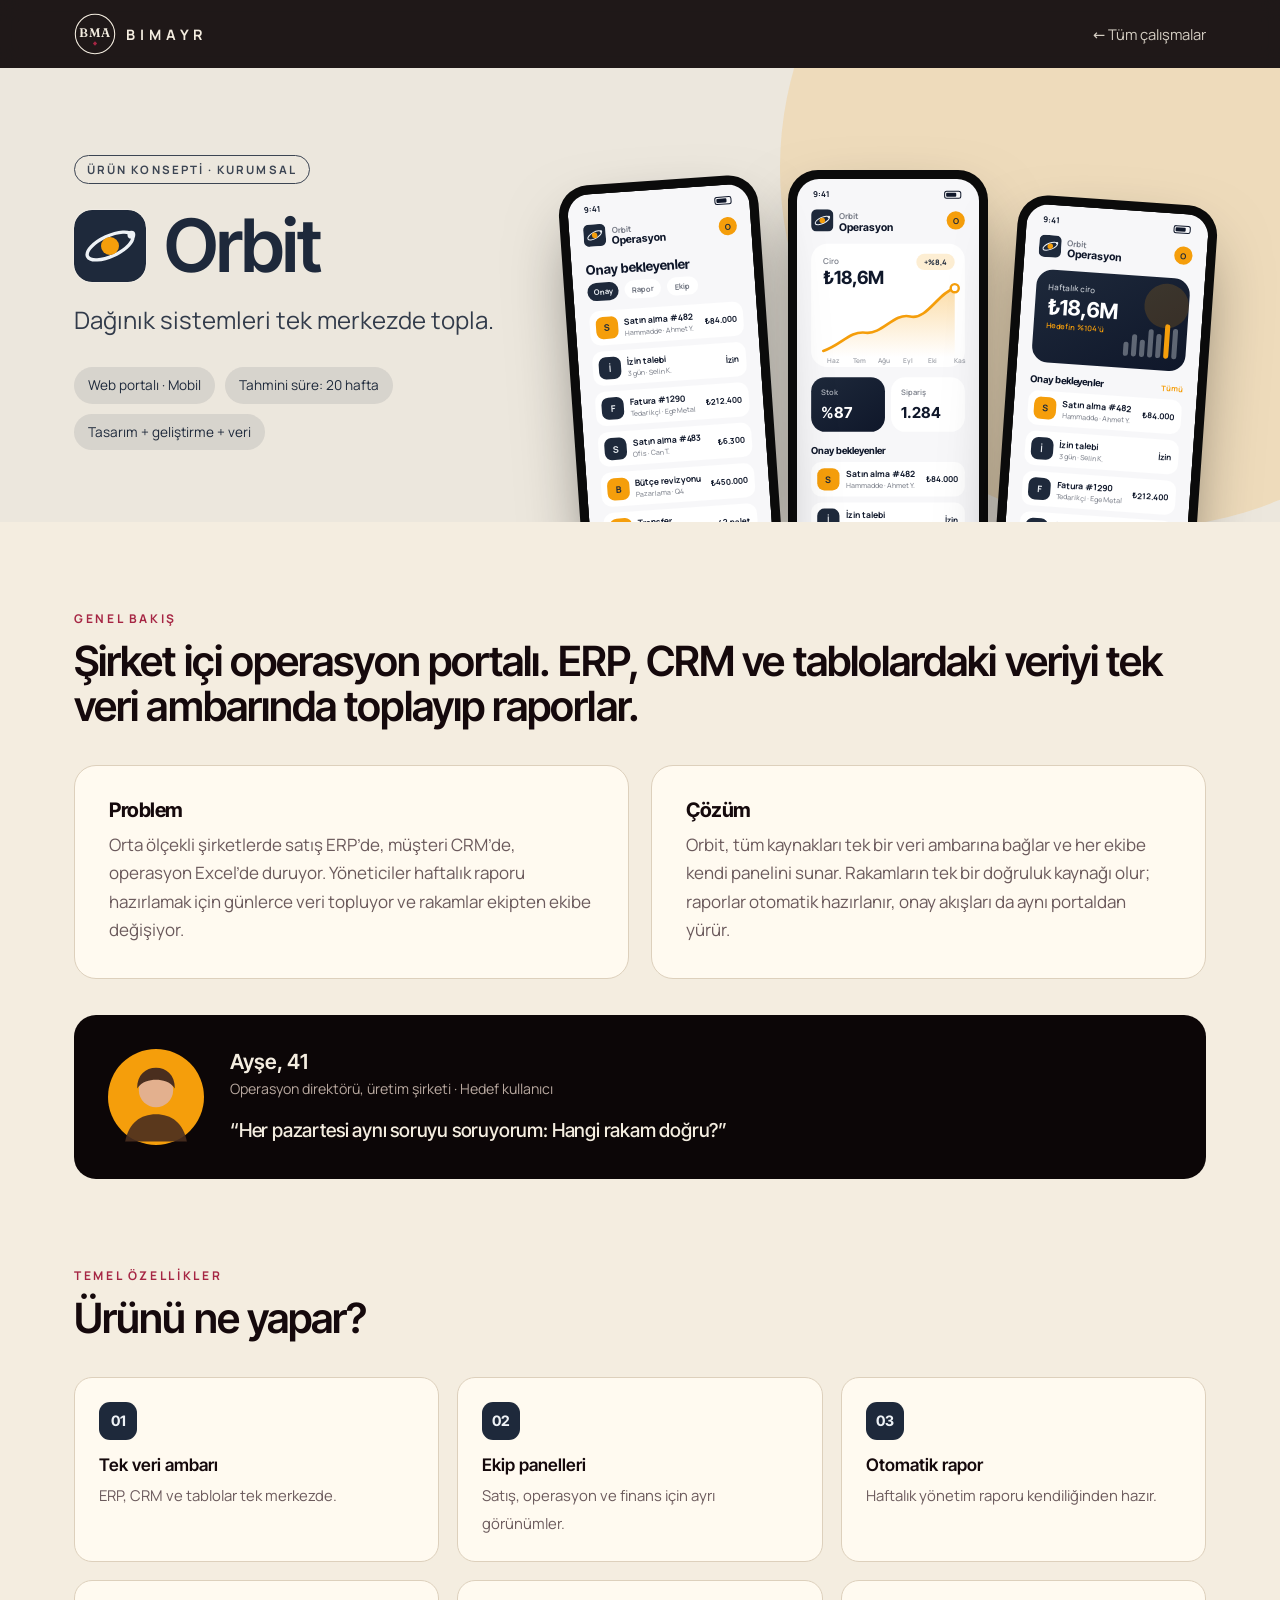
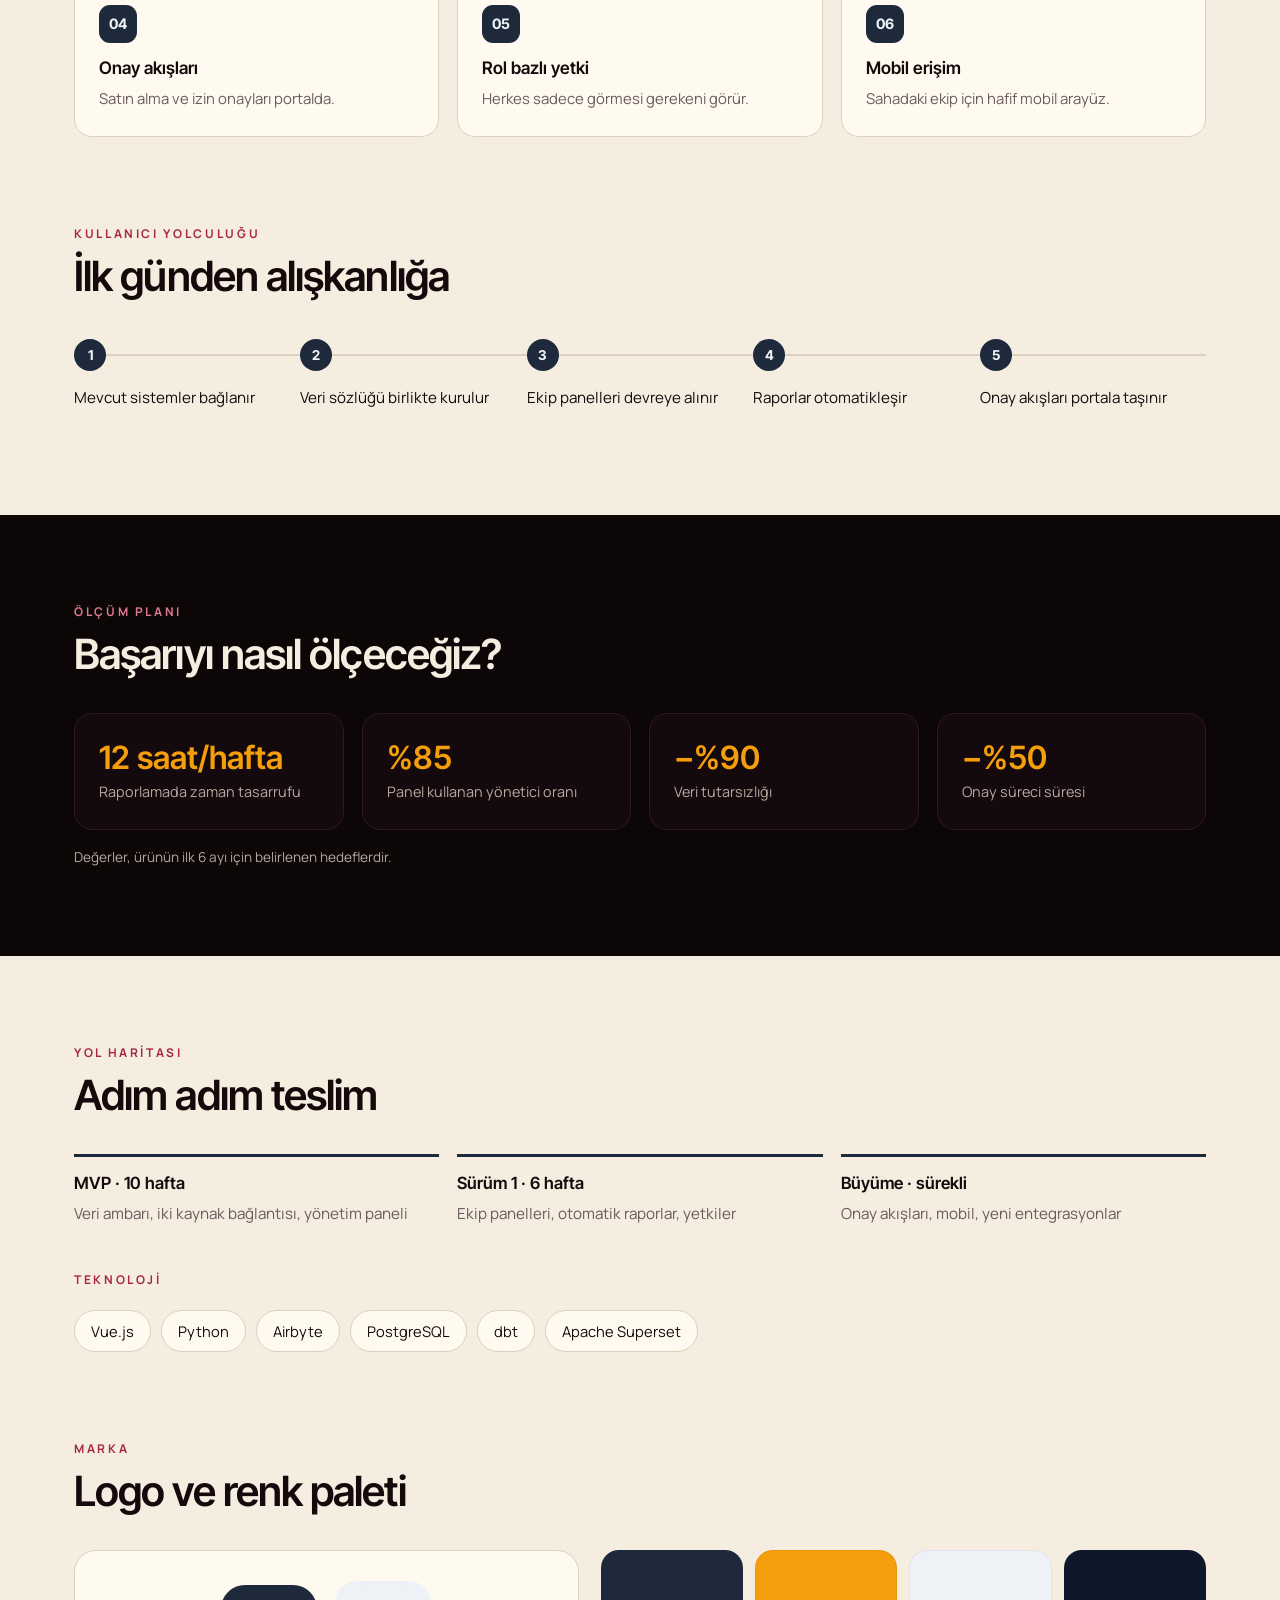
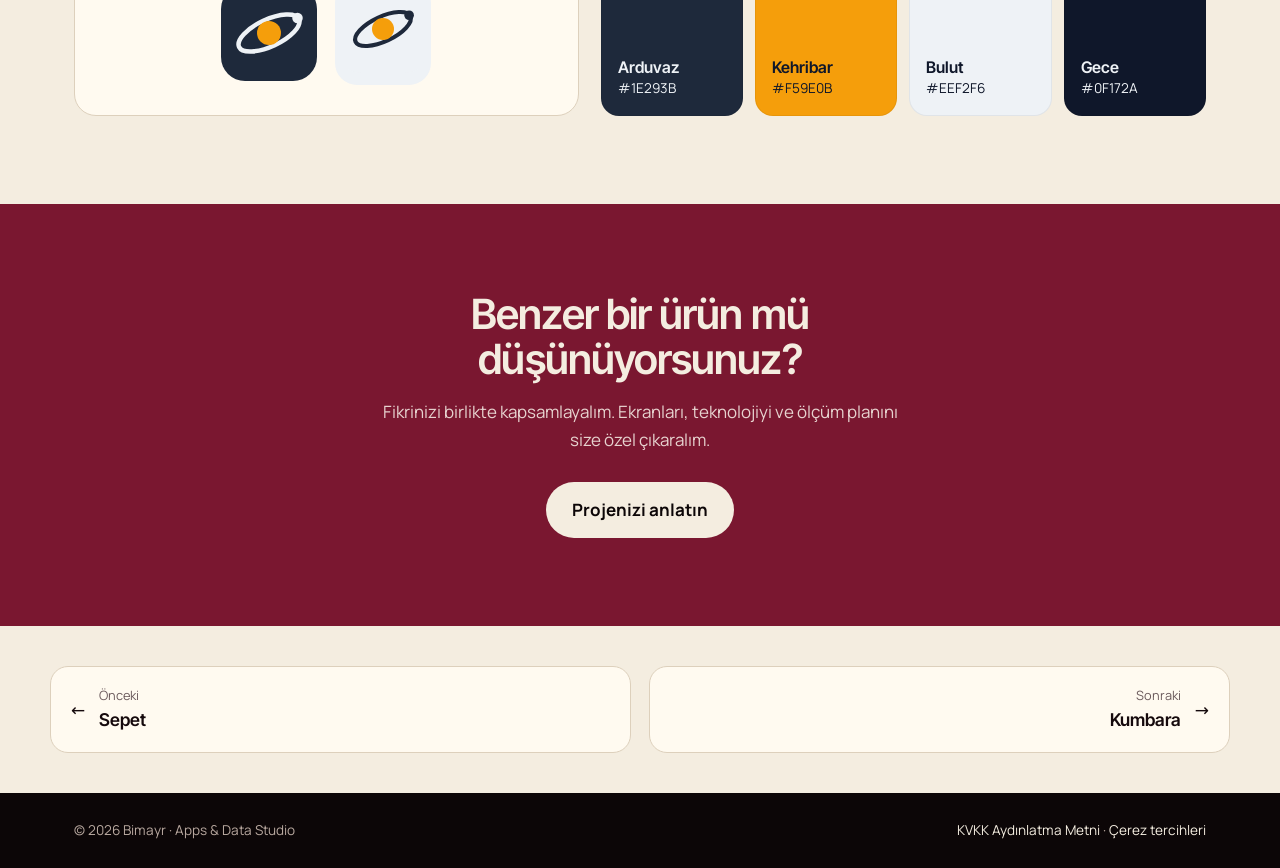
<file: projeler/orbit.html>
<!DOCTYPE html>
<html lang="tr">
<head>
<meta charset="utf-8">
<meta name="viewport" content="width=device-width, initial-scale=1, viewport-fit=cover">
<title>Orbit · Ürün konsepti | Bimayr</title>
<meta name="description" content="Şirket içi operasyon portalı. ERP, CRM ve tablolardaki veriyi tek veri ambarında toplayıp raporlar.">
<meta name="theme-color" content="#1E293B">
<link rel="canonical" href="https://www.bimayr.com/projeler/orbit.html">
<link rel="icon" type="image/svg+xml" href="../assets/favicon.svg">
<link rel="preload" href="../assets/fonts/inter-tight-latin.woff2" as="font" type="font/woff2" crossorigin><link rel="preload" href="../assets/fonts/manrope-latin.woff2" as="font" type="font/woff2" crossorigin>
<link rel="stylesheet" href="proje.css?v=1a37143743">
</head>
<body style="--pa:#1E293B;--pv:#F59E0B;--pl:#EEF2F6;--hb:#ECE7DD;--hf:#1E293B">
<header><div class="wrap nav"><a class="logo" href="../" aria-label="Bimayr ana sayfa"><svg class="mark" viewBox="0 0 64 64" aria-hidden="true"><circle cx="32" cy="32" r="30"/><text x="32" y="37" text-anchor="middle" font-family="Fraunces,Georgia,serif" font-weight="600" font-size="19" letter-spacing="1">BMA</text><path class="acc" d="M32 43l3.2 3.5L32 50l-3.2-3.5z"/></svg><span>BIMAYR</span></a><a class="back" href="../#calismalar">← Tüm çalışmalar</a></div></header>
<main>
<div class="ph"><div class="wrap">
<div class="ph-l"><span class="badge">Ürün konsepti · Kurumsal</span>
<h1><svg viewBox="0 0 64 64" width="72" height="72" aria-hidden="true"><rect width="64" height="64" rx="16" fill="#1E293B"/><ellipse cx="32" cy="32" rx="22" ry="9" fill="none" stroke="#EEF2F6" stroke-width="3" transform="rotate(-25 32 32)"/><circle cx="32" cy="32" r="8" fill="#F59E0B"/><circle cx="51" cy="22" r="3.5" fill="#EEF2F6"/></svg>Orbit</h1>
<p class="tag">Dağınık sistemleri tek merkezde topla.</p>
<div class="chips"><span>Web portalı · Mobil</span><span>Tahmini süre: 20 hafta</span><span>Tasarım + geliştirme + veri</span></div></div>
<div class="phones"><div class="tel "><div class="tel-i"><svg viewBox="0 0 180 360" aria-hidden="true"><defs><linearGradient id="gorbitliste" x1="0" y1="0" x2="1" y2="1"><stop offset="0" stop-color="#1E293B"/><stop offset="1" stop-color="#0F172A"/></linearGradient><linearGradient id="forbitliste" x1="0" y1="0" x2="0" y2="1"><stop offset="0" stop-color="#F59E0B" stop-opacity=".35"/><stop offset="1" stop-color="#F59E0B" stop-opacity="0"/></linearGradient></defs><rect width="180" height="360" fill="#F7F7F9"/><text x="16" y="18" font-family="Manrope,sans-serif" font-weight="700" font-size="8" fill="#0F172A" opacity="1" text-anchor="start">9:41</text><rect x="146" y="12" width="16" height="7" rx="2" fill="none" stroke="#0F172A" stroke-width="1"/><rect x="147.5" y="13.5" width="10" height="4" rx="1" fill="#0F172A"/><g transform="translate(14 30)"><svg viewBox="0 0 64 64" width="22" height="22" aria-hidden="true"><rect width="64" height="64" rx="16" fill="#1E293B"/><ellipse cx="32" cy="32" rx="22" ry="9" fill="none" stroke="#EEF2F6" stroke-width="3" transform="rotate(-25 32 32)"/><circle cx="32" cy="32" r="8" fill="#F59E0B"/><circle cx="51" cy="22" r="3.5" fill="#EEF2F6"/></svg></g><text x="42" y="40" font-family="Manrope,sans-serif" font-weight="700" font-size="8" fill="#0F172A" opacity="0.55" text-anchor="start">Orbit</text><text x="42" y="51" font-family="Inter Tight,sans-serif" font-weight="700" font-size="10.5" fill="#0F172A" opacity="1" text-anchor="start">Operasyon</text><circle cx="157" cy="41" r="9" fill="#F59E0B"/><text x="157" y="44.5" font-family="Manrope,sans-serif" font-weight="700" font-size="8" fill="#1E293B" opacity="1" text-anchor="middle">O</text><text x="14" y="80" font-family="Inter Tight,sans-serif" font-weight="700" font-size="13" fill="#0F172A" opacity="1" text-anchor="start">Onay bekleyenler</text><rect x="14" y="88" width="30.8" height="18" rx="9" fill="#1E293B"/><text x="29.4" y="100" font-family="Manrope,sans-serif" font-weight="700" font-size="7.5" fill="#EEF2F6" opacity="1" text-anchor="middle">Onay</text><rect x="50.8" y="88" width="36.0" height="18" rx="9" fill="#fff"/><text x="68.8" y="100" font-family="Manrope,sans-serif" font-weight="700" font-size="7.5" fill="#0F172A" opacity="0.6" text-anchor="middle">Rapor</text><rect x="92.8" y="88" width="30.8" height="18" rx="9" fill="#fff"/><text x="108.2" y="100" font-family="Manrope,sans-serif" font-weight="700" font-size="7.5" fill="#0F172A" opacity="0.6" text-anchor="middle">Ekip</text><rect x="14" y="116" width="152" height="34" rx="10" fill="#fff"/><rect x="20" y="122" width="22" height="22" rx="7" fill="#F59E0B"/><text x="31" y="136.5" font-family="Manrope,sans-serif" font-weight="700" font-size="9" fill="#1E293B" opacity="1" text-anchor="middle">S</text><text x="48" y="131" font-family="Manrope,sans-serif" font-weight="700" font-size="8.5" fill="#0F172A" opacity="1" text-anchor="start">Satın alma #482</text><text x="48" y="142" font-family="Manrope,sans-serif" font-weight="500" font-size="7" fill="#0F172A" opacity="0.5" text-anchor="start">Hammadde · Ahmet Y.</text><text x="159" y="136" font-family="Manrope,sans-serif" font-weight="700" font-size="8" fill="#0F172A" opacity="1" text-anchor="end">₺84.000</text><rect x="14" y="156" width="152" height="34" rx="10" fill="#fff"/><rect x="20" y="162" width="22" height="22" rx="7" fill="#1E293B"/><text x="31" y="176.5" font-family="Manrope,sans-serif" font-weight="700" font-size="9" fill="#EEF2F6" opacity="1" text-anchor="middle">İ</text><text x="48" y="171" font-family="Manrope,sans-serif" font-weight="700" font-size="8.5" fill="#0F172A" opacity="1" text-anchor="start">İzin talebi</text><text x="48" y="182" font-family="Manrope,sans-serif" font-weight="500" font-size="7" fill="#0F172A" opacity="0.5" text-anchor="start">3 gün · Selin K.</text><text x="159" y="176" font-family="Manrope,sans-serif" font-weight="700" font-size="8" fill="#0F172A" opacity="1" text-anchor="end">İzin</text><rect x="14" y="196" width="152" height="34" rx="10" fill="#fff"/><rect x="20" y="202" width="22" height="22" rx="7" fill="#1E293B"/><text x="31" y="216.5" font-family="Manrope,sans-serif" font-weight="700" font-size="9" fill="#EEF2F6" opacity="1" text-anchor="middle">F</text><text x="48" y="211" font-family="Manrope,sans-serif" font-weight="700" font-size="8.5" fill="#0F172A" opacity="1" text-anchor="start">Fatura #1290</text><text x="48" y="222" font-family="Manrope,sans-serif" font-weight="500" font-size="7" fill="#0F172A" opacity="0.5" text-anchor="start">Tedarikçi · Ege Metal</text><text x="159" y="216" font-family="Manrope,sans-serif" font-weight="700" font-size="8" fill="#0F172A" opacity="1" text-anchor="end">₺212.400</text><rect x="14" y="236" width="152" height="34" rx="10" fill="#fff"/><rect x="20" y="242" width="22" height="22" rx="7" fill="#1E293B"/><text x="31" y="256.5" font-family="Manrope,sans-serif" font-weight="700" font-size="9" fill="#EEF2F6" opacity="1" text-anchor="middle">S</text><text x="48" y="251" font-family="Manrope,sans-serif" font-weight="700" font-size="8.5" fill="#0F172A" opacity="1" text-anchor="start">Satın alma #483</text><text x="48" y="262" font-family="Manrope,sans-serif" font-weight="500" font-size="7" fill="#0F172A" opacity="0.5" text-anchor="start">Ofis · Can T.</text><text x="159" y="256" font-family="Manrope,sans-serif" font-weight="700" font-size="8" fill="#0F172A" opacity="1" text-anchor="end">₺6.300</text><rect x="14" y="276" width="152" height="34" rx="10" fill="#fff"/><rect x="20" y="282" width="22" height="22" rx="7" fill="#F59E0B"/><text x="31" y="296.5" font-family="Manrope,sans-serif" font-weight="700" font-size="9" fill="#1E293B" opacity="1" text-anchor="middle">B</text><text x="48" y="291" font-family="Manrope,sans-serif" font-weight="700" font-size="8.5" fill="#0F172A" opacity="1" text-anchor="start">Bütçe revizyonu</text><text x="48" y="302" font-family="Manrope,sans-serif" font-weight="500" font-size="7" fill="#0F172A" opacity="0.5" text-anchor="start">Pazarlama · Q4</text><text x="159" y="296" font-family="Manrope,sans-serif" font-weight="700" font-size="8" fill="#0F172A" opacity="1" text-anchor="end">₺450.000</text><rect x="14" y="316" width="152" height="34" rx="10" fill="#fff"/><rect x="20" y="322" width="22" height="22" rx="7" fill="#F59E0B"/><text x="31" y="336.5" font-family="Manrope,sans-serif" font-weight="700" font-size="9" fill="#1E293B" opacity="1" text-anchor="middle">T</text><text x="48" y="331" font-family="Manrope,sans-serif" font-weight="700" font-size="8.5" fill="#0F172A" opacity="1" text-anchor="start">Transfer</text><text x="48" y="342" font-family="Manrope,sans-serif" font-weight="500" font-size="7" fill="#0F172A" opacity="0.5" text-anchor="start">Depo → Şube 2</text><text x="159" y="336" font-family="Manrope,sans-serif" font-weight="700" font-size="8" fill="#0F172A" opacity="1" text-anchor="end">42 palet</text></svg></div></div><div class="tel "><div class="tel-i"><svg viewBox="0 0 180 360" aria-hidden="true"><defs><linearGradient id="gorbitgrafik" x1="0" y1="0" x2="1" y2="1"><stop offset="0" stop-color="#1E293B"/><stop offset="1" stop-color="#0F172A"/></linearGradient><linearGradient id="forbitgrafik" x1="0" y1="0" x2="0" y2="1"><stop offset="0" stop-color="#F59E0B" stop-opacity=".35"/><stop offset="1" stop-color="#F59E0B" stop-opacity="0"/></linearGradient></defs><rect width="180" height="360" fill="#F7F7F9"/><text x="16" y="18" font-family="Manrope,sans-serif" font-weight="700" font-size="8" fill="#0F172A" opacity="1" text-anchor="start">9:41</text><rect x="146" y="12" width="16" height="7" rx="2" fill="none" stroke="#0F172A" stroke-width="1"/><rect x="147.5" y="13.5" width="10" height="4" rx="1" fill="#0F172A"/><g transform="translate(14 30)"><svg viewBox="0 0 64 64" width="22" height="22" aria-hidden="true"><rect width="64" height="64" rx="16" fill="#1E293B"/><ellipse cx="32" cy="32" rx="22" ry="9" fill="none" stroke="#EEF2F6" stroke-width="3" transform="rotate(-25 32 32)"/><circle cx="32" cy="32" r="8" fill="#F59E0B"/><circle cx="51" cy="22" r="3.5" fill="#EEF2F6"/></svg></g><text x="42" y="40" font-family="Manrope,sans-serif" font-weight="700" font-size="8" fill="#0F172A" opacity="0.55" text-anchor="start">Orbit</text><text x="42" y="51" font-family="Inter Tight,sans-serif" font-weight="700" font-size="10.5" fill="#0F172A" opacity="1" text-anchor="start">Operasyon</text><circle cx="157" cy="41" r="9" fill="#F59E0B"/><text x="157" y="44.5" font-family="Manrope,sans-serif" font-weight="700" font-size="8" fill="#1E293B" opacity="1" text-anchor="middle">O</text><rect x="14" y="64" width="152" height="122" rx="16" fill="#fff"/><text x="26" y="84" font-family="Manrope,sans-serif" font-weight="600" font-size="8" fill="#0F172A" opacity="0.55" text-anchor="start">Ciro</text><text x="26" y="104" font-family="Inter Tight,sans-serif" font-weight="700" font-size="18" fill="#0F172A" opacity="1" text-anchor="start">₺18,6M</text><rect x="118" y="74" width="38" height="16" rx="8" fill="#F59E0B" opacity=".18"/><text x="137" y="85" font-family="Manrope,sans-serif" font-weight="700" font-size="7.5" fill="#1E293B" opacity="1" text-anchor="middle">+%8,4</text><path d="M26 170 C44 164 52 150 68 152 S96 132 112 136 S140 112 156 108 V176 H26z" fill="url(#forbitgrafik)"/><path d="M26 170 C44 164 52 150 68 152 S96 132 112 136 S140 112 156 108" fill="none" stroke="#F59E0B" stroke-width="2.6" stroke-linecap="round"/><circle cx="156" cy="108" r="4" fill="#fff" stroke="#F59E0B" stroke-width="2.4"/><text x="30" y="182" font-family="Manrope,sans-serif" font-weight="600" font-size="6.5" fill="#0F172A" opacity="0.4" text-anchor="start">Haz</text><text x="55" y="182" font-family="Manrope,sans-serif" font-weight="600" font-size="6.5" fill="#0F172A" opacity="0.4" text-anchor="start">Tem</text><text x="80" y="182" font-family="Manrope,sans-serif" font-weight="600" font-size="6.5" fill="#0F172A" opacity="0.4" text-anchor="start">Ağu</text><text x="105" y="182" font-family="Manrope,sans-serif" font-weight="600" font-size="6.5" fill="#0F172A" opacity="0.4" text-anchor="start">Eyl</text><text x="130" y="182" font-family="Manrope,sans-serif" font-weight="600" font-size="6.5" fill="#0F172A" opacity="0.4" text-anchor="start">Eki</text><text x="155" y="182" font-family="Manrope,sans-serif" font-weight="600" font-size="6.5" fill="#0F172A" opacity="0.4" text-anchor="start">Kas</text><rect x="14" y="196" width="73" height="54" rx="14" fill="url(#gorbitgrafik)"/><text x="24" y="214" font-family="Manrope,sans-serif" font-weight="600" font-size="7.5" fill="#EEF2F6" opacity="0.7" text-anchor="start">Stok</text><text x="24" y="236" font-family="Inter Tight,sans-serif" font-weight="700" font-size="15" fill="#fff" opacity="1" text-anchor="start">%87</text><rect x="93" y="196" width="73" height="54" rx="14" fill="#fff"/><text x="103" y="214" font-family="Manrope,sans-serif" font-weight="600" font-size="7.5" fill="#0F172A" opacity="0.55" text-anchor="start">Sipariş</text><text x="103" y="236" font-family="Inter Tight,sans-serif" font-weight="700" font-size="15" fill="#0F172A" opacity="1" text-anchor="start">1.284</text><text x="14" y="272" font-family="Inter Tight,sans-serif" font-weight="700" font-size="9.5" fill="#0F172A" opacity="1" text-anchor="start">Onay bekleyenler</text><rect x="14" y="280" width="152" height="34" rx="10" fill="#fff"/><rect x="20" y="286" width="22" height="22" rx="7" fill="#F59E0B"/><text x="31" y="300.5" font-family="Manrope,sans-serif" font-weight="700" font-size="9" fill="#1E293B" opacity="1" text-anchor="middle">S</text><text x="48" y="295" font-family="Manrope,sans-serif" font-weight="700" font-size="8.5" fill="#0F172A" opacity="1" text-anchor="start">Satın alma #482</text><text x="48" y="306" font-family="Manrope,sans-serif" font-weight="500" font-size="7" fill="#0F172A" opacity="0.5" text-anchor="start">Hammadde · Ahmet Y.</text><text x="159" y="300" font-family="Manrope,sans-serif" font-weight="700" font-size="8" fill="#0F172A" opacity="1" text-anchor="end">₺84.000</text><rect x="14" y="320" width="152" height="34" rx="10" fill="#fff"/><rect x="20" y="326" width="22" height="22" rx="7" fill="#1E293B"/><text x="31" y="340.5" font-family="Manrope,sans-serif" font-weight="700" font-size="9" fill="#EEF2F6" opacity="1" text-anchor="middle">İ</text><text x="48" y="335" font-family="Manrope,sans-serif" font-weight="700" font-size="8.5" fill="#0F172A" opacity="1" text-anchor="start">İzin talebi</text><text x="48" y="346" font-family="Manrope,sans-serif" font-weight="500" font-size="7" fill="#0F172A" opacity="0.5" text-anchor="start">3 gün · Selin K.</text><text x="159" y="340" font-family="Manrope,sans-serif" font-weight="700" font-size="8" fill="#0F172A" opacity="1" text-anchor="end">İzin</text></svg></div></div><div class="tel "><div class="tel-i"><svg viewBox="0 0 180 360" aria-hidden="true"><defs><linearGradient id="gorbitozet" x1="0" y1="0" x2="1" y2="1"><stop offset="0" stop-color="#1E293B"/><stop offset="1" stop-color="#0F172A"/></linearGradient><linearGradient id="forbitozet" x1="0" y1="0" x2="0" y2="1"><stop offset="0" stop-color="#F59E0B" stop-opacity=".35"/><stop offset="1" stop-color="#F59E0B" stop-opacity="0"/></linearGradient></defs><rect width="180" height="360" fill="#F7F7F9"/><text x="16" y="18" font-family="Manrope,sans-serif" font-weight="700" font-size="8" fill="#0F172A" opacity="1" text-anchor="start">9:41</text><rect x="146" y="12" width="16" height="7" rx="2" fill="none" stroke="#0F172A" stroke-width="1"/><rect x="147.5" y="13.5" width="10" height="4" rx="1" fill="#0F172A"/><g transform="translate(14 30)"><svg viewBox="0 0 64 64" width="22" height="22" aria-hidden="true"><rect width="64" height="64" rx="16" fill="#1E293B"/><ellipse cx="32" cy="32" rx="22" ry="9" fill="none" stroke="#EEF2F6" stroke-width="3" transform="rotate(-25 32 32)"/><circle cx="32" cy="32" r="8" fill="#F59E0B"/><circle cx="51" cy="22" r="3.5" fill="#EEF2F6"/></svg></g><text x="42" y="40" font-family="Manrope,sans-serif" font-weight="700" font-size="8" fill="#0F172A" opacity="0.55" text-anchor="start">Orbit</text><text x="42" y="51" font-family="Inter Tight,sans-serif" font-weight="700" font-size="10.5" fill="#0F172A" opacity="1" text-anchor="start">Operasyon</text><circle cx="157" cy="41" r="9" fill="#F59E0B"/><text x="157" y="44.5" font-family="Manrope,sans-serif" font-weight="700" font-size="8" fill="#1E293B" opacity="1" text-anchor="middle">O</text><rect x="14" y="64" width="152" height="92" rx="16" fill="url(#gorbitozet)"/><circle cx="144" cy="92" r="22" fill="#F59E0B" opacity=".16"/><text x="26" y="84" font-family="Manrope,sans-serif" font-weight="600" font-size="8" fill="#EEF2F6" opacity="0.75" text-anchor="start">Haftalık ciro</text><text x="26" y="108" font-family="Inter Tight,sans-serif" font-weight="700" font-size="21" fill="#fff" opacity="1" text-anchor="start">₺18,6M</text><text x="26" y="122" font-family="Manrope,sans-serif" font-weight="600" font-size="7.5" fill="#F59E0B" opacity="1" text-anchor="start">Hedefin %104’ü</text><rect x="104" y="130" width="5" height="14" rx="2.5" fill="#EEF2F6" opacity="0.35"/><rect x="112" y="122" width="5" height="22" rx="2.5" fill="#EEF2F6" opacity="0.35"/><rect x="120" y="127" width="5" height="17" rx="2.5" fill="#EEF2F6" opacity="0.35"/><rect x="128" y="116" width="5" height="28" rx="2.5" fill="#EEF2F6" opacity="0.35"/><rect x="136" y="120" width="5" height="24" rx="2.5" fill="#EEF2F6" opacity="0.35"/><rect x="144" y="110" width="5" height="34" rx="2.5" fill="#F59E0B" opacity="1"/><rect x="152" y="114" width="5" height="30" rx="2.5" fill="#EEF2F6" opacity="0.35"/><text x="14" y="176" font-family="Inter Tight,sans-serif" font-weight="700" font-size="9.5" fill="#0F172A" opacity="1" text-anchor="start">Onay bekleyenler</text><text x="166" y="176" font-family="Manrope,sans-serif" font-weight="700" font-size="7.5" fill="#F59E0B" opacity="1" text-anchor="end">Tümü</text><rect x="14" y="184" width="152" height="34" rx="10" fill="#fff"/><rect x="20" y="190" width="22" height="22" rx="7" fill="#F59E0B"/><text x="31" y="204.5" font-family="Manrope,sans-serif" font-weight="700" font-size="9" fill="#1E293B" opacity="1" text-anchor="middle">S</text><text x="48" y="199" font-family="Manrope,sans-serif" font-weight="700" font-size="8.5" fill="#0F172A" opacity="1" text-anchor="start">Satın alma #482</text><text x="48" y="210" font-family="Manrope,sans-serif" font-weight="500" font-size="7" fill="#0F172A" opacity="0.5" text-anchor="start">Hammadde · Ahmet Y.</text><text x="159" y="204" font-family="Manrope,sans-serif" font-weight="700" font-size="8" fill="#0F172A" opacity="1" text-anchor="end">₺84.000</text><rect x="14" y="224" width="152" height="34" rx="10" fill="#fff"/><rect x="20" y="230" width="22" height="22" rx="7" fill="#1E293B"/><text x="31" y="244.5" font-family="Manrope,sans-serif" font-weight="700" font-size="9" fill="#EEF2F6" opacity="1" text-anchor="middle">İ</text><text x="48" y="239" font-family="Manrope,sans-serif" font-weight="700" font-size="8.5" fill="#0F172A" opacity="1" text-anchor="start">İzin talebi</text><text x="48" y="250" font-family="Manrope,sans-serif" font-weight="500" font-size="7" fill="#0F172A" opacity="0.5" text-anchor="start">3 gün · Selin K.</text><text x="159" y="244" font-family="Manrope,sans-serif" font-weight="700" font-size="8" fill="#0F172A" opacity="1" text-anchor="end">İzin</text><rect x="14" y="264" width="152" height="34" rx="10" fill="#fff"/><rect x="20" y="270" width="22" height="22" rx="7" fill="#1E293B"/><text x="31" y="284.5" font-family="Manrope,sans-serif" font-weight="700" font-size="9" fill="#EEF2F6" opacity="1" text-anchor="middle">F</text><text x="48" y="279" font-family="Manrope,sans-serif" font-weight="700" font-size="8.5" fill="#0F172A" opacity="1" text-anchor="start">Fatura #1290</text><text x="48" y="290" font-family="Manrope,sans-serif" font-weight="500" font-size="7" fill="#0F172A" opacity="0.5" text-anchor="start">Tedarikçi · Ege Metal</text><text x="159" y="284" font-family="Manrope,sans-serif" font-weight="700" font-size="8" fill="#0F172A" opacity="1" text-anchor="end">₺212.400</text><rect x="14" y="304" width="152" height="34" rx="10" fill="#fff"/><rect x="20" y="310" width="22" height="22" rx="7" fill="#1E293B"/><text x="31" y="324.5" font-family="Manrope,sans-serif" font-weight="700" font-size="9" fill="#EEF2F6" opacity="1" text-anchor="middle">S</text><text x="48" y="319" font-family="Manrope,sans-serif" font-weight="700" font-size="8.5" fill="#0F172A" opacity="1" text-anchor="start">Satın alma #483</text><text x="48" y="330" font-family="Manrope,sans-serif" font-weight="500" font-size="7" fill="#0F172A" opacity="0.5" text-anchor="start">Ofis · Can T.</text><text x="159" y="324" font-family="Manrope,sans-serif" font-weight="700" font-size="8" fill="#0F172A" opacity="1" text-anchor="end">₺6.300</text></svg></div></div></div>
</div></div>

<section><div class="wrap">
<span class="k">Genel bakış</span><h2>Şirket içi operasyon portalı. ERP, CRM ve tablolardaki veriyi tek veri ambarında toplayıp raporlar.</h2>
<div class="two"><div class="box"><h3>Problem</h3><p>Orta ölçekli şirketlerde satış ERP’de, müşteri CRM’de, operasyon Excel’de duruyor. Yöneticiler haftalık raporu hazırlamak için günlerce veri topluyor ve rakamlar ekipten ekibe değişiyor.</p></div><div class="box"><h3>Çözüm</h3><p>Orbit, tüm kaynakları tek bir veri ambarına bağlar ve her ekibe kendi panelini sunar. Rakamların tek bir doğruluk kaynağı olur; raporlar otomatik hazırlanır, onay akışları da aynı portaldan yürür.</p></div></div>
<div class="persona"><svg viewBox="0 0 56 56" width="96" height="96" aria-hidden="true"><circle cx="28" cy="28" r="28" fill="#F59E0B"/><path d="M10 54c2-11 9-16 18-16s16 5 18 16" fill="#4A2E1E" opacity=".9"/><circle cx="28" cy="24" r="10" fill="#E3B08E"/><path d="M17 23c0-8 5-12 11-12s11 4 11 12c-3-4-7-5-11-5s-8 1-11 5z" fill="#4A2E1E"/></svg><div><b>Ayşe, 41</b><small>Operasyon direktörü, üretim şirketi · Hedef kullanıcı</small><q>Her pazartesi aynı soruyu soruyorum: Hangi rakam doğru?</q></div></div>
</div></section>

<section style="padding-top:0"><div class="wrap">
<span class="k">Temel özellikler</span><h2>Ürünü ne yapar?</h2>
<div class="feat"><div><i>01</i><b>Tek veri ambarı</b><span>ERP, CRM ve tablolar tek merkezde.</span></div><div><i>02</i><b>Ekip panelleri</b><span>Satış, operasyon ve finans için ayrı görünümler.</span></div><div><i>03</i><b>Otomatik rapor</b><span>Haftalık yönetim raporu kendiliğinden hazır.</span></div><div><i>04</i><b>Onay akışları</b><span>Satın alma ve izin onayları portalda.</span></div><div><i>05</i><b>Rol bazlı yetki</b><span>Herkes sadece görmesi gerekeni görür.</span></div><div><i>06</i><b>Mobil erişim</b><span>Sahadaki ekip için hafif mobil arayüz.</span></div></div>
</div></section>

<section style="padding-top:0"><div class="wrap">
<span class="k">Kullanıcı yolculuğu</span><h2>İlk günden alışkanlığa</h2>
<ol class="journey"><li>Mevcut sistemler bağlanır</li><li>Veri sözlüğü birlikte kurulur</li><li>Ekip panelleri devreye alınır</li><li>Raporlar otomatikleşir</li><li>Onay akışları portala taşınır</li></ol>
</div></section>

<section class="dark"><div class="wrap">
<span class="k">Ölçüm planı</span><h2>Başarıyı nasıl ölçeceğiz?</h2>
<div class="kpi"><div><b>12 saat/hafta</b><span>Raporlamada zaman tasarrufu</span></div><div><b>%85</b><span>Panel kullanan yönetici oranı</span></div><div><b>−%90</b><span>Veri tutarsızlığı</span></div><div><b>−%50</b><span>Onay süreci süresi</span></div></div>
<p class="note">Değerler, ürünün ilk 6 ayı için belirlenen hedeflerdir.</p>
</div></section>

<section><div class="wrap">
<span class="k">Yol haritası</span><h2>Adım adım teslim</h2>
<div class="road"><div><b>MVP · 10 hafta</b><span>Veri ambarı, iki kaynak bağlantısı, yönetim paneli</span></div><div><b>Sürüm 1 · 6 hafta</b><span>Ekip panelleri, otomatik raporlar, yetkiler</span></div><div><b>Büyüme · sürekli</b><span>Onay akışları, mobil, yeni entegrasyonlar</span></div></div>
<div style="margin-top:44px"><span class="k">Teknoloji</span><div class="tech"><span>Vue.js</span><span>Python</span><span>Airbyte</span><span>PostgreSQL</span><span>dbt</span><span>Apache Superset</span></div></div>
</div></section>

<section style="padding-top:0"><div class="wrap">
<span class="k">Marka</span><h2>Logo ve renk paleti</h2>
<div class="brand"><div class="logos"><svg viewBox="0 0 64 64" width="96" height="96" aria-hidden="true"><rect width="64" height="64" rx="16" fill="#1E293B"/><ellipse cx="32" cy="32" rx="22" ry="9" fill="none" stroke="#EEF2F6" stroke-width="3" transform="rotate(-25 32 32)"/><circle cx="32" cy="32" r="8" fill="#F59E0B"/><circle cx="51" cy="22" r="3.5" fill="#EEF2F6"/></svg><div style="background:#EEF2F6;border-radius:22px;padding:4px"><svg viewBox="0 0 64 64" width="88" height="88" aria-hidden="true"><rect width="64" height="64" rx="16" fill="#EEF2F6"/><ellipse cx="32" cy="32" rx="22" ry="9" fill="none" stroke="#1E293B" stroke-width="3" transform="rotate(-25 32 32)"/><circle cx="32" cy="32" r="8" fill="#F59E0B"/><circle cx="51" cy="22" r="3.5" fill="#1E293B"/></svg></div></div><div class="sw"><div style="background:#1E293B;color:#EEF2F6"><b>Arduvaz</b>#1E293B</div><div style="background:#F59E0B;color:#0F172A"><b>Kehribar</b>#F59E0B</div><div style="background:#EEF2F6;color:#0F172A"><b>Bulut</b>#EEF2F6</div><div style="background:#0F172A;color:#EEF2F6"><b>Gece</b>#0F172A</div></div></div>
</div></section>

<section class="cta"><div class="wrap">
<h2>Benzer bir ürün mü düşünüyorsunuz?</h2>
<p>Fikrinizi birlikte kapsamlayalım. Ekranları, teknolojiyi ve ölçüm planını size özel çıkaralım.</p>
<a class="btn" href="../#iletisim">Projenizi anlatın</a>
</div></section>

<div class="wrap pn"><a href="sepet.html"><span>←</span><span><small>Önceki</small><b>Sepet</b></span></a><a href="kumbara.html"><span><small>Sonraki</small><b>Kumbara</b></span><span>→</span></a></div>
</main>
<footer><div class="wrap"><span>© 2026 Bimayr · Apps &amp; Data Studio</span><span><a href="../kvkk.html">KVKK Aydınlatma Metni</a> · <a href="#cerez-tercihi">Çerez tercihleri</a></span></div></footer>
<script src="../js/izin.js?v=1958625996" defer></script>
</body>
</html>
</file>
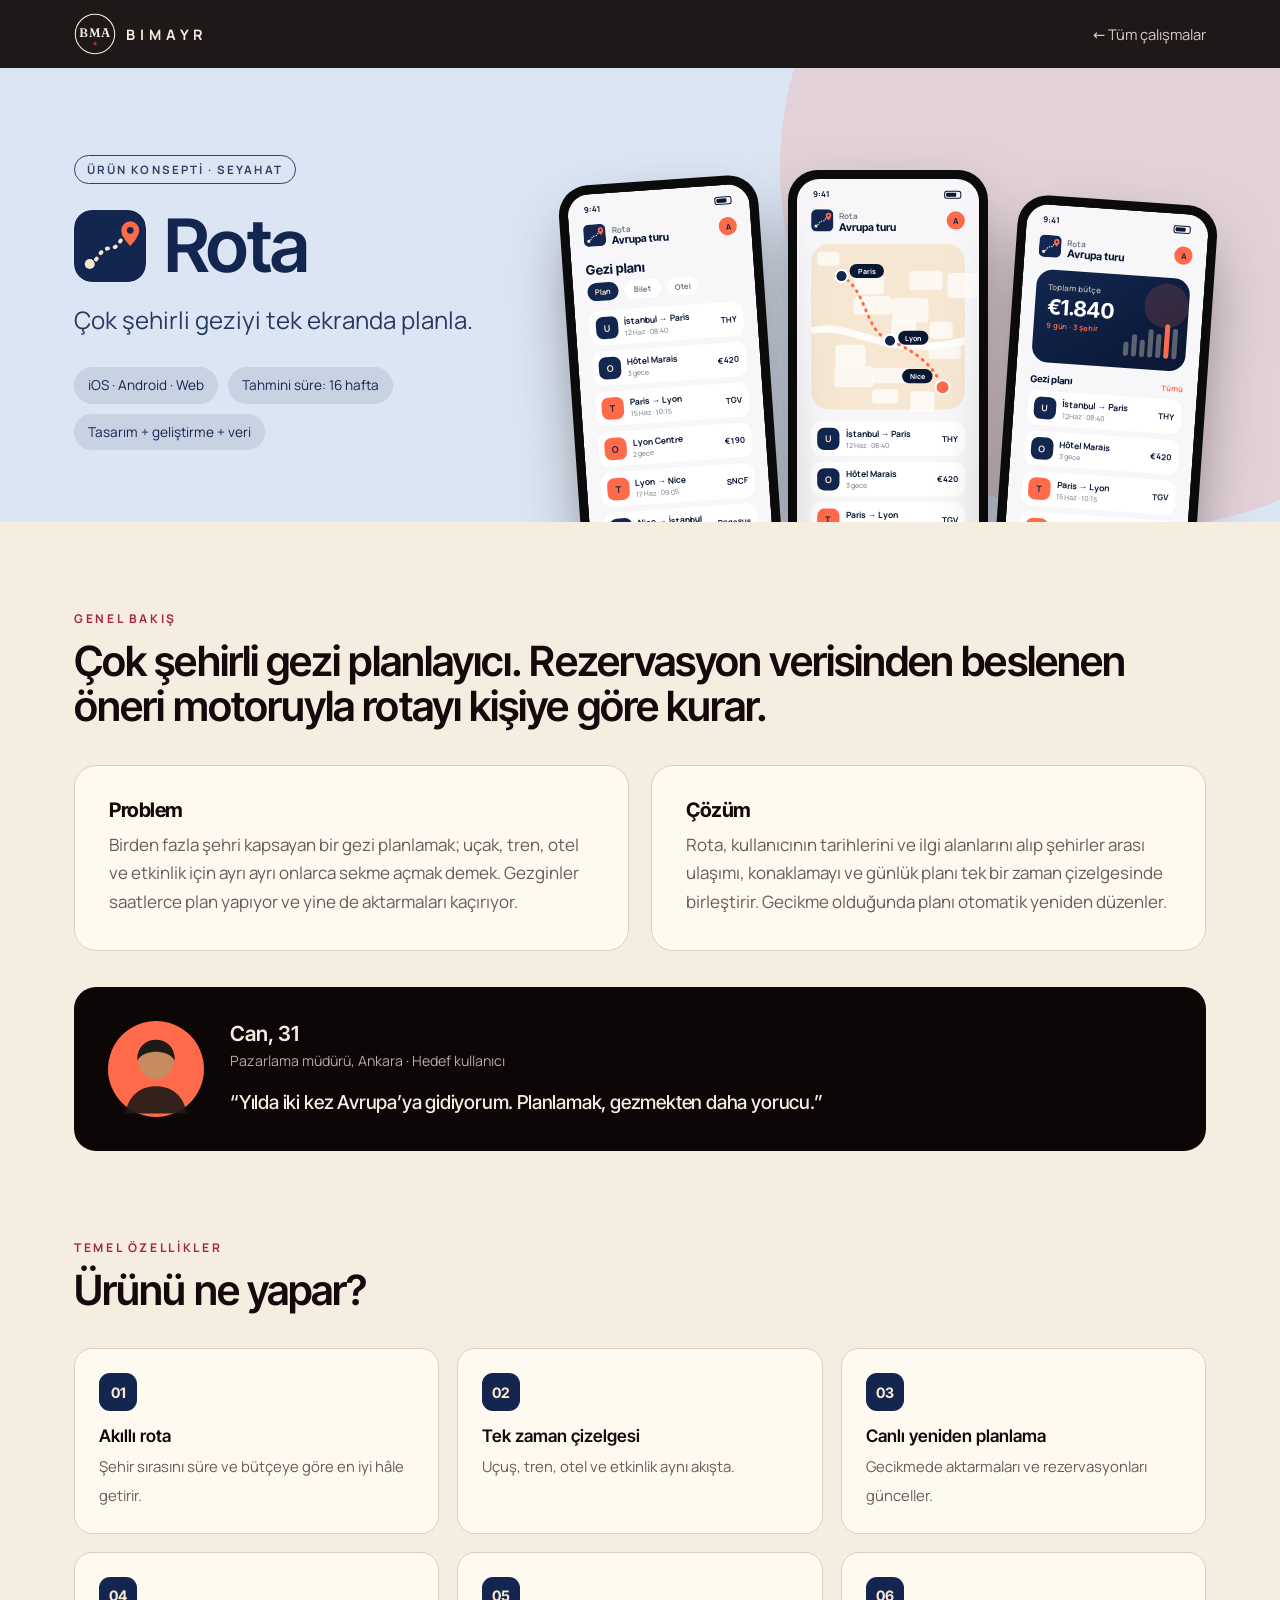
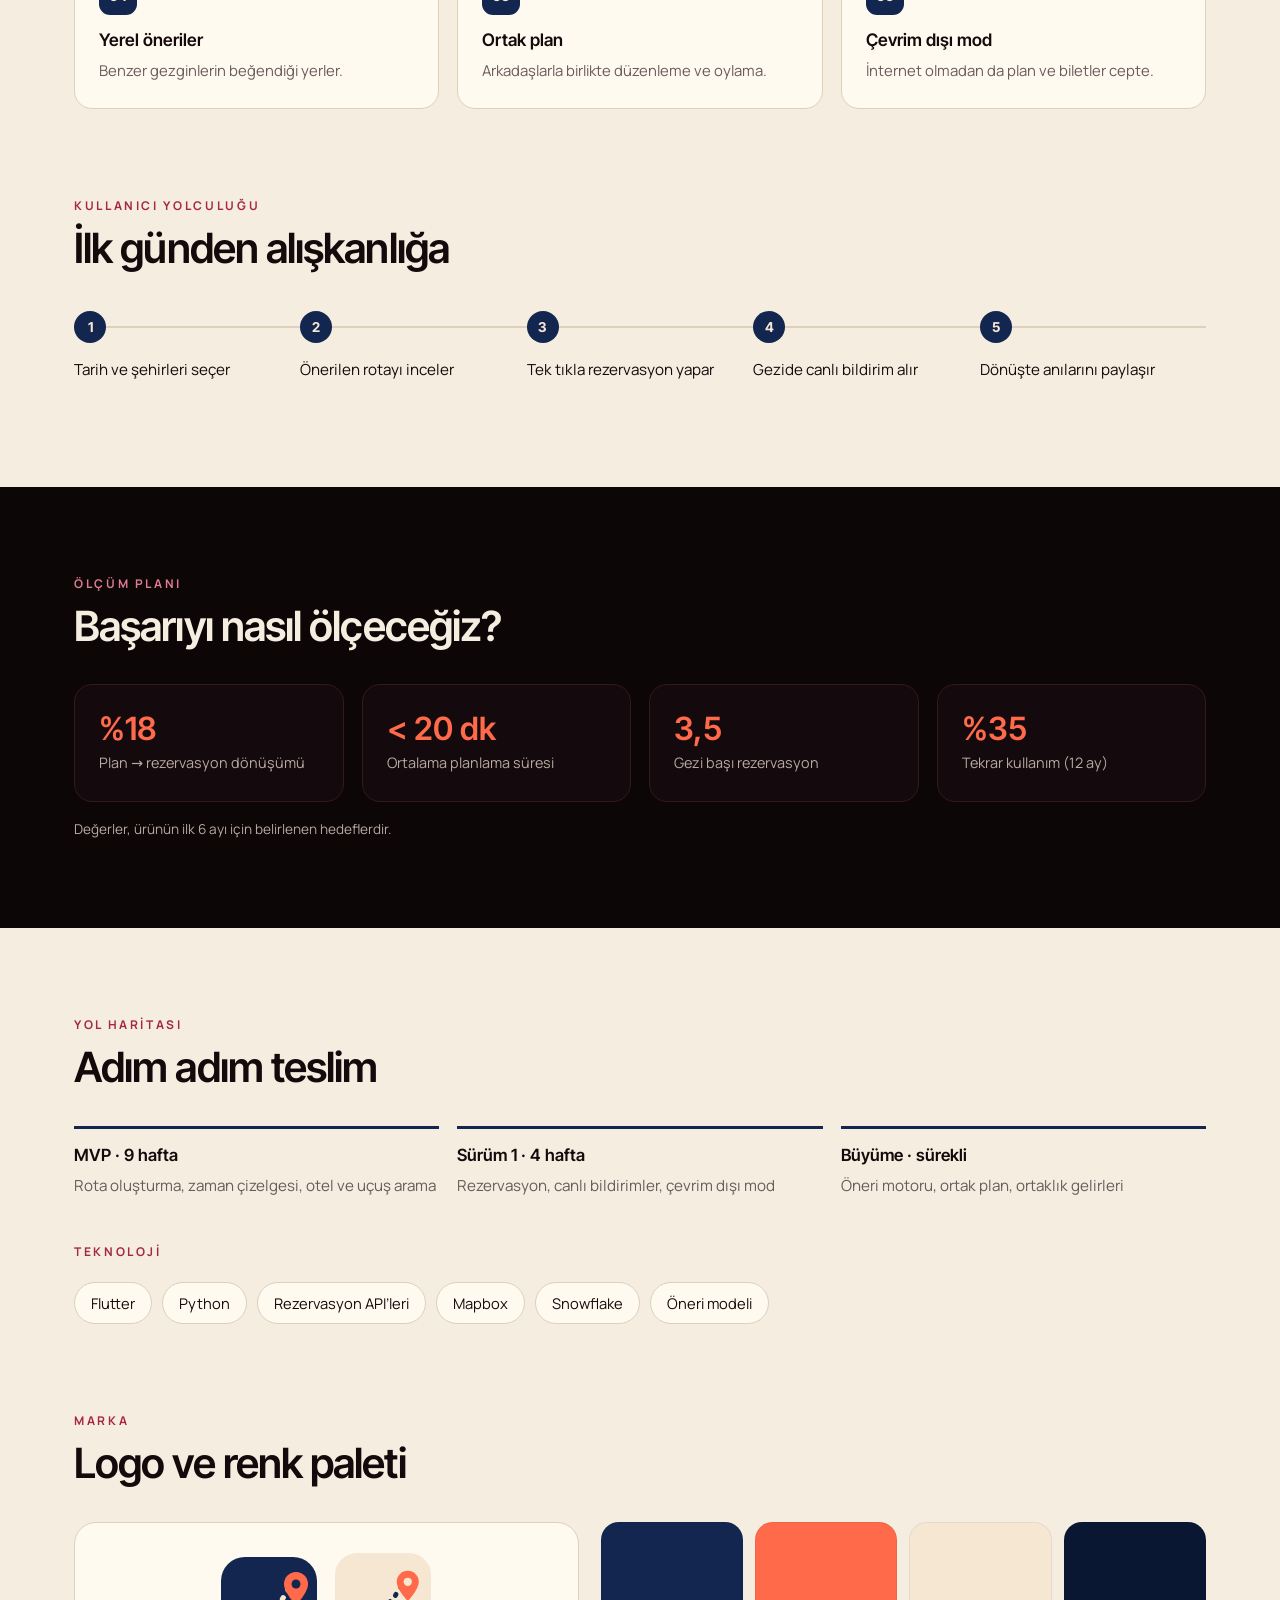
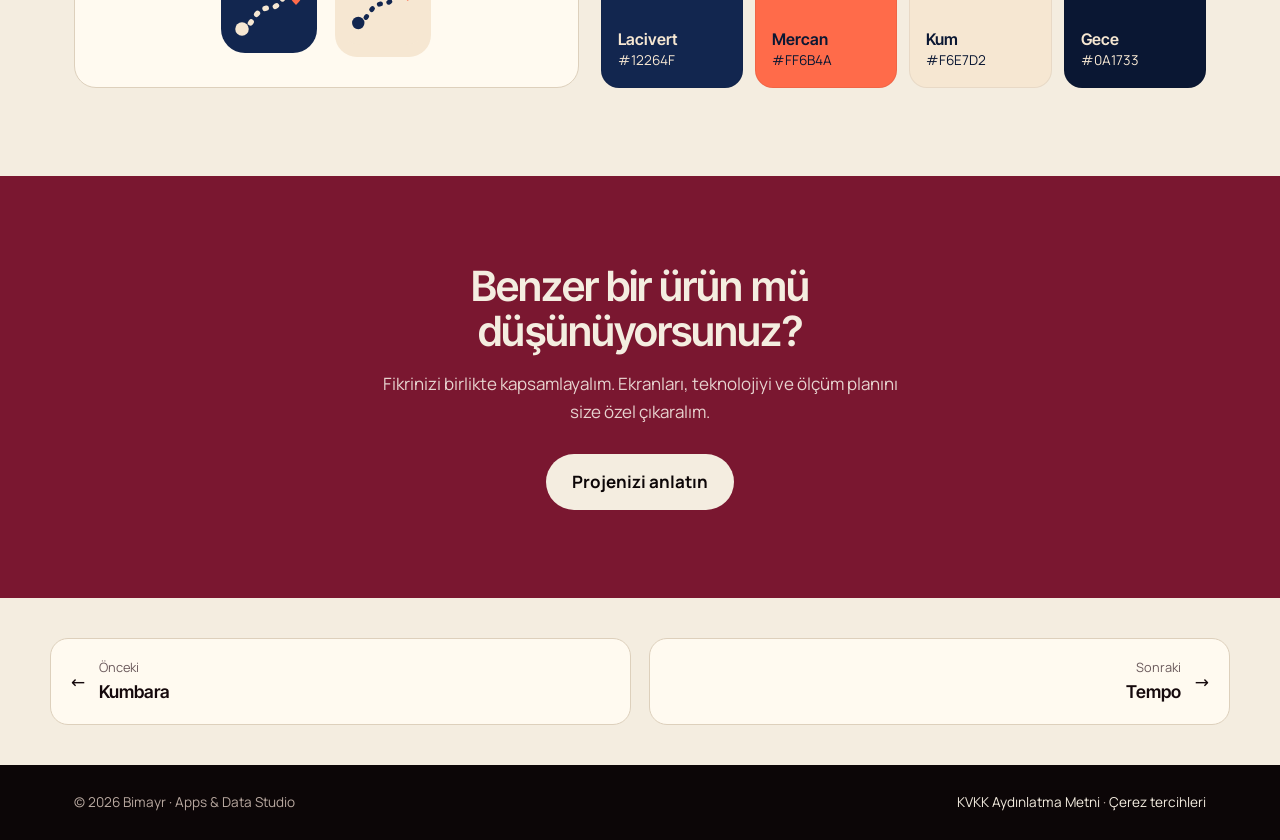
<file: projeler/rota.html>
<!DOCTYPE html>
<html lang="tr">
<head>
<meta charset="utf-8">
<meta name="viewport" content="width=device-width, initial-scale=1, viewport-fit=cover">
<title>Rota · Ürün konsepti | Bimayr</title>
<meta name="description" content="Çok şehirli gezi planlayıcı. Rezervasyon verisinden beslenen öneri motoruyla rotayı kişiye göre kurar.">
<meta name="theme-color" content="#12264F">
<link rel="canonical" href="https://www.bimayr.com/projeler/rota.html">
<link rel="icon" type="image/svg+xml" href="../assets/favicon.svg">
<link rel="preload" href="../assets/fonts/inter-tight-latin.woff2" as="font" type="font/woff2" crossorigin><link rel="preload" href="../assets/fonts/manrope-latin.woff2" as="font" type="font/woff2" crossorigin>
<link rel="stylesheet" href="proje.css?v=1a37143743">
</head>
<body style="--pa:#12264F;--pv:#FF6B4A;--pl:#F6E7D2;--hb:#DCE5F3;--hf:#12264F">
<header><div class="wrap nav"><a class="logo" href="../" aria-label="Bimayr ana sayfa"><svg class="mark" viewBox="0 0 64 64" aria-hidden="true"><circle cx="32" cy="32" r="30"/><text x="32" y="37" text-anchor="middle" font-family="Fraunces,Georgia,serif" font-weight="600" font-size="19" letter-spacing="1">BMA</text><path class="acc" d="M32 43l3.2 3.5L32 50l-3.2-3.5z"/></svg><span>BIMAYR</span></a><a class="back" href="../#calismalar">← Tüm çalışmalar</a></div></header>
<main>
<div class="ph"><div class="wrap">
<div class="ph-l"><span class="badge">Ürün konsepti · Seyahat</span>
<h1><svg viewBox="0 0 64 64" width="72" height="72" aria-hidden="true"><rect width="64" height="64" rx="16" fill="#12264F"/><path d="M14 48c8-2 8-14 18-14s10-14 18-16" fill="none" stroke="#F6E7D2" stroke-width="3.5" stroke-dasharray="1 6" stroke-linecap="round"/><circle cx="14" cy="48" r="4.5" fill="#F6E7D2"/><path d="M50 10a8 8 0 0 1 8 8c0 6-8 14-8 14s-8-8-8-14a8 8 0 0 1 8-8z" fill="#FF6B4A"/><circle cx="50" cy="18" r="3" fill="#12264F"/></svg>Rota</h1>
<p class="tag">Çok şehirli geziyi tek ekranda planla.</p>
<div class="chips"><span>iOS · Android · Web</span><span>Tahmini süre: 16 hafta</span><span>Tasarım + geliştirme + veri</span></div></div>
<div class="phones"><div class="tel "><div class="tel-i"><svg viewBox="0 0 180 360" aria-hidden="true"><defs><linearGradient id="grotaliste" x1="0" y1="0" x2="1" y2="1"><stop offset="0" stop-color="#12264F"/><stop offset="1" stop-color="#0A1733"/></linearGradient><linearGradient id="frotaliste" x1="0" y1="0" x2="0" y2="1"><stop offset="0" stop-color="#FF6B4A" stop-opacity=".35"/><stop offset="1" stop-color="#FF6B4A" stop-opacity="0"/></linearGradient></defs><rect width="180" height="360" fill="#F7F7F9"/><text x="16" y="18" font-family="Manrope,sans-serif" font-weight="700" font-size="8" fill="#0A1733" opacity="1" text-anchor="start">9:41</text><rect x="146" y="12" width="16" height="7" rx="2" fill="none" stroke="#0A1733" stroke-width="1"/><rect x="147.5" y="13.5" width="10" height="4" rx="1" fill="#0A1733"/><g transform="translate(14 30)"><svg viewBox="0 0 64 64" width="22" height="22" aria-hidden="true"><rect width="64" height="64" rx="16" fill="#12264F"/><path d="M14 48c8-2 8-14 18-14s10-14 18-16" fill="none" stroke="#F6E7D2" stroke-width="3.5" stroke-dasharray="1 6" stroke-linecap="round"/><circle cx="14" cy="48" r="4.5" fill="#F6E7D2"/><path d="M50 10a8 8 0 0 1 8 8c0 6-8 14-8 14s-8-8-8-14a8 8 0 0 1 8-8z" fill="#FF6B4A"/><circle cx="50" cy="18" r="3" fill="#12264F"/></svg></g><text x="42" y="40" font-family="Manrope,sans-serif" font-weight="700" font-size="8" fill="#0A1733" opacity="0.55" text-anchor="start">Rota</text><text x="42" y="51" font-family="Inter Tight,sans-serif" font-weight="700" font-size="10.5" fill="#0A1733" opacity="1" text-anchor="start">Avrupa turu</text><circle cx="157" cy="41" r="9" fill="#FF6B4A"/><text x="157" y="44.5" font-family="Manrope,sans-serif" font-weight="700" font-size="8" fill="#12264F" opacity="1" text-anchor="middle">A</text><text x="14" y="80" font-family="Inter Tight,sans-serif" font-weight="700" font-size="13" fill="#0A1733" opacity="1" text-anchor="start">Gezi planı</text><rect x="14" y="88" width="30.8" height="18" rx="9" fill="#12264F"/><text x="29.4" y="100" font-family="Manrope,sans-serif" font-weight="700" font-size="7.5" fill="#F6E7D2" opacity="1" text-anchor="middle">Plan</text><rect x="50.8" y="88" width="36.0" height="18" rx="9" fill="#fff"/><text x="68.8" y="100" font-family="Manrope,sans-serif" font-weight="700" font-size="7.5" fill="#0A1733" opacity="0.6" text-anchor="middle">Bilet</text><rect x="92.8" y="88" width="30.8" height="18" rx="9" fill="#fff"/><text x="108.2" y="100" font-family="Manrope,sans-serif" font-weight="700" font-size="7.5" fill="#0A1733" opacity="0.6" text-anchor="middle">Otel</text><rect x="14" y="116" width="152" height="34" rx="10" fill="#fff"/><rect x="20" y="122" width="22" height="22" rx="7" fill="#12264F"/><text x="31" y="136.5" font-family="Manrope,sans-serif" font-weight="700" font-size="9" fill="#F6E7D2" opacity="1" text-anchor="middle">U</text><text x="48" y="131" font-family="Manrope,sans-serif" font-weight="700" font-size="8.5" fill="#0A1733" opacity="1" text-anchor="start">İstanbul → Paris</text><text x="48" y="142" font-family="Manrope,sans-serif" font-weight="500" font-size="7" fill="#0A1733" opacity="0.5" text-anchor="start">12 Haz · 08:40</text><text x="159" y="136" font-family="Manrope,sans-serif" font-weight="700" font-size="8" fill="#0A1733" opacity="1" text-anchor="end">THY</text><rect x="14" y="156" width="152" height="34" rx="10" fill="#fff"/><rect x="20" y="162" width="22" height="22" rx="7" fill="#12264F"/><text x="31" y="176.5" font-family="Manrope,sans-serif" font-weight="700" font-size="9" fill="#F6E7D2" opacity="1" text-anchor="middle">O</text><text x="48" y="171" font-family="Manrope,sans-serif" font-weight="700" font-size="8.5" fill="#0A1733" opacity="1" text-anchor="start">Hôtel Marais</text><text x="48" y="182" font-family="Manrope,sans-serif" font-weight="500" font-size="7" fill="#0A1733" opacity="0.5" text-anchor="start">3 gece</text><text x="159" y="176" font-family="Manrope,sans-serif" font-weight="700" font-size="8" fill="#0A1733" opacity="1" text-anchor="end">€420</text><rect x="14" y="196" width="152" height="34" rx="10" fill="#fff"/><rect x="20" y="202" width="22" height="22" rx="7" fill="#FF6B4A"/><text x="31" y="216.5" font-family="Manrope,sans-serif" font-weight="700" font-size="9" fill="#12264F" opacity="1" text-anchor="middle">T</text><text x="48" y="211" font-family="Manrope,sans-serif" font-weight="700" font-size="8.5" fill="#0A1733" opacity="1" text-anchor="start">Paris → Lyon</text><text x="48" y="222" font-family="Manrope,sans-serif" font-weight="500" font-size="7" fill="#0A1733" opacity="0.5" text-anchor="start">15 Haz · 10:15</text><text x="159" y="216" font-family="Manrope,sans-serif" font-weight="700" font-size="8" fill="#0A1733" opacity="1" text-anchor="end">TGV</text><rect x="14" y="236" width="152" height="34" rx="10" fill="#fff"/><rect x="20" y="242" width="22" height="22" rx="7" fill="#FF6B4A"/><text x="31" y="256.5" font-family="Manrope,sans-serif" font-weight="700" font-size="9" fill="#12264F" opacity="1" text-anchor="middle">O</text><text x="48" y="251" font-family="Manrope,sans-serif" font-weight="700" font-size="8.5" fill="#0A1733" opacity="1" text-anchor="start">Lyon Centre</text><text x="48" y="262" font-family="Manrope,sans-serif" font-weight="500" font-size="7" fill="#0A1733" opacity="0.5" text-anchor="start">2 gece</text><text x="159" y="256" font-family="Manrope,sans-serif" font-weight="700" font-size="8" fill="#0A1733" opacity="1" text-anchor="end">€190</text><rect x="14" y="276" width="152" height="34" rx="10" fill="#fff"/><rect x="20" y="282" width="22" height="22" rx="7" fill="#FF6B4A"/><text x="31" y="296.5" font-family="Manrope,sans-serif" font-weight="700" font-size="9" fill="#12264F" opacity="1" text-anchor="middle">T</text><text x="48" y="291" font-family="Manrope,sans-serif" font-weight="700" font-size="8.5" fill="#0A1733" opacity="1" text-anchor="start">Lyon → Nice</text><text x="48" y="302" font-family="Manrope,sans-serif" font-weight="500" font-size="7" fill="#0A1733" opacity="0.5" text-anchor="start">17 Haz · 09:05</text><text x="159" y="296" font-family="Manrope,sans-serif" font-weight="700" font-size="8" fill="#0A1733" opacity="1" text-anchor="end">SNCF</text><rect x="14" y="316" width="152" height="34" rx="10" fill="#fff"/><rect x="20" y="322" width="22" height="22" rx="7" fill="#12264F"/><text x="31" y="336.5" font-family="Manrope,sans-serif" font-weight="700" font-size="9" fill="#F6E7D2" opacity="1" text-anchor="middle">U</text><text x="48" y="331" font-family="Manrope,sans-serif" font-weight="700" font-size="8.5" fill="#0A1733" opacity="1" text-anchor="start">Nice → İstanbul</text><text x="48" y="342" font-family="Manrope,sans-serif" font-weight="500" font-size="7" fill="#0A1733" opacity="0.5" text-anchor="start">20 Haz · 18:30</text><text x="159" y="336" font-family="Manrope,sans-serif" font-weight="700" font-size="8" fill="#0A1733" opacity="1" text-anchor="end">Pegasus</text></svg></div></div><div class="tel "><div class="tel-i"><svg viewBox="0 0 180 360" aria-hidden="true"><defs><linearGradient id="grotaharita" x1="0" y1="0" x2="1" y2="1"><stop offset="0" stop-color="#12264F"/><stop offset="1" stop-color="#0A1733"/></linearGradient><linearGradient id="frotaharita" x1="0" y1="0" x2="0" y2="1"><stop offset="0" stop-color="#FF6B4A" stop-opacity=".35"/><stop offset="1" stop-color="#FF6B4A" stop-opacity="0"/></linearGradient></defs><rect width="180" height="360" fill="#F7F7F9"/><text x="16" y="18" font-family="Manrope,sans-serif" font-weight="700" font-size="8" fill="#0A1733" opacity="1" text-anchor="start">9:41</text><rect x="146" y="12" width="16" height="7" rx="2" fill="none" stroke="#0A1733" stroke-width="1"/><rect x="147.5" y="13.5" width="10" height="4" rx="1" fill="#0A1733"/><g transform="translate(14 30)"><svg viewBox="0 0 64 64" width="22" height="22" aria-hidden="true"><rect width="64" height="64" rx="16" fill="#12264F"/><path d="M14 48c8-2 8-14 18-14s10-14 18-16" fill="none" stroke="#F6E7D2" stroke-width="3.5" stroke-dasharray="1 6" stroke-linecap="round"/><circle cx="14" cy="48" r="4.5" fill="#F6E7D2"/><path d="M50 10a8 8 0 0 1 8 8c0 6-8 14-8 14s-8-8-8-14a8 8 0 0 1 8-8z" fill="#FF6B4A"/><circle cx="50" cy="18" r="3" fill="#12264F"/></svg></g><text x="42" y="40" font-family="Manrope,sans-serif" font-weight="700" font-size="8" fill="#0A1733" opacity="0.55" text-anchor="start">Rota</text><text x="42" y="51" font-family="Inter Tight,sans-serif" font-weight="700" font-size="10.5" fill="#0A1733" opacity="1" text-anchor="start">Avrupa turu</text><circle cx="157" cy="41" r="9" fill="#FF6B4A"/><text x="157" y="44.5" font-family="Manrope,sans-serif" font-weight="700" font-size="8" fill="#12264F" opacity="1" text-anchor="middle">A</text><rect x="14" y="64" width="152" height="164" rx="18" fill="#F6E7D2"/><rect x="20" y="72" width="22" height="14" rx="4" fill="#fff" opacity=".7"/><rect x="57" y="95" width="29" height="19" rx="4" fill="#fff" opacity=".7"/><rect x="94" y="118" width="36" height="24" rx="4" fill="#fff" opacity=".7"/><rect x="131" y="141" width="23" height="17" rx="4" fill="#fff" opacity=".7"/><rect x="38" y="164" width="30" height="22" rx="4" fill="#fff" opacity=".7"/><rect x="75" y="187" width="37" height="15" rx="4" fill="#fff" opacity=".7"/><rect x="112" y="210" width="24" height="20" rx="4" fill="#fff" opacity=".7"/><rect x="149" y="93" width="31" height="25" rx="4" fill="#fff" opacity=".7"/><rect x="56" y="116" width="38" height="18" rx="4" fill="#fff" opacity=".7"/><rect x="93" y="139" width="25" height="23" rx="4" fill="#fff" opacity=".7"/><rect x="130" y="162" width="32" height="16" rx="4" fill="#fff" opacity=".7"/><rect x="37" y="185" width="39" height="21" rx="4" fill="#fff" opacity=".7"/><rect x="74" y="208" width="26" height="14" rx="4" fill="#fff" opacity=".7"/><rect x="111" y="91" width="33" height="19" rx="4" fill="#fff" opacity=".7"/><path d="M14 150 C60 140 80 180 166 160" stroke="#fff" stroke-width="7" fill="none" opacity=".9"/><path d="M44 96 C70 110 66 150 92 160 S136 186 144 206" fill="none" stroke="#FF6B4A" stroke-width="3" stroke-dasharray="1 6" stroke-linecap="round"/><circle cx="44" cy="96" r="6" fill="#12264F" stroke="#fff" stroke-width="2"/><circle cx="92" cy="160" r="6" fill="#12264F" stroke="#fff" stroke-width="2"/><circle cx="144" cy="206" r="7" fill="#FF6B4A" stroke="#fff" stroke-width="2"/><rect x="52" y="84" width="34" height="14" rx="7" fill="#0A1733"/><text x="69" y="94" font-family="Manrope,sans-serif" font-weight="700" font-size="7" fill="#fff" opacity="1" text-anchor="middle">Paris</text><rect x="100" y="150" width="30" height="14" rx="7" fill="#0A1733"/><text x="115" y="160" font-family="Manrope,sans-serif" font-weight="700" font-size="7" fill="#fff" opacity="1" text-anchor="middle">Lyon</text><rect x="104" y="188" width="30" height="14" rx="7" fill="#0A1733"/><text x="119" y="198" font-family="Manrope,sans-serif" font-weight="700" font-size="7" fill="#fff" opacity="1" text-anchor="middle">Nice</text><rect x="14" y="240" width="152" height="34" rx="10" fill="#fff"/><rect x="20" y="246" width="22" height="22" rx="7" fill="#12264F"/><text x="31" y="260.5" font-family="Manrope,sans-serif" font-weight="700" font-size="9" fill="#F6E7D2" opacity="1" text-anchor="middle">U</text><text x="48" y="255" font-family="Manrope,sans-serif" font-weight="700" font-size="8.5" fill="#0A1733" opacity="1" text-anchor="start">İstanbul → Paris</text><text x="48" y="266" font-family="Manrope,sans-serif" font-weight="500" font-size="7" fill="#0A1733" opacity="0.5" text-anchor="start">12 Haz · 08:40</text><text x="159" y="260" font-family="Manrope,sans-serif" font-weight="700" font-size="8" fill="#0A1733" opacity="1" text-anchor="end">THY</text><rect x="14" y="280" width="152" height="34" rx="10" fill="#fff"/><rect x="20" y="286" width="22" height="22" rx="7" fill="#12264F"/><text x="31" y="300.5" font-family="Manrope,sans-serif" font-weight="700" font-size="9" fill="#F6E7D2" opacity="1" text-anchor="middle">O</text><text x="48" y="295" font-family="Manrope,sans-serif" font-weight="700" font-size="8.5" fill="#0A1733" opacity="1" text-anchor="start">Hôtel Marais</text><text x="48" y="306" font-family="Manrope,sans-serif" font-weight="500" font-size="7" fill="#0A1733" opacity="0.5" text-anchor="start">3 gece</text><text x="159" y="300" font-family="Manrope,sans-serif" font-weight="700" font-size="8" fill="#0A1733" opacity="1" text-anchor="end">€420</text><rect x="14" y="320" width="152" height="34" rx="10" fill="#fff"/><rect x="20" y="326" width="22" height="22" rx="7" fill="#FF6B4A"/><text x="31" y="340.5" font-family="Manrope,sans-serif" font-weight="700" font-size="9" fill="#12264F" opacity="1" text-anchor="middle">T</text><text x="48" y="335" font-family="Manrope,sans-serif" font-weight="700" font-size="8.5" fill="#0A1733" opacity="1" text-anchor="start">Paris → Lyon</text><text x="48" y="346" font-family="Manrope,sans-serif" font-weight="500" font-size="7" fill="#0A1733" opacity="0.5" text-anchor="start">15 Haz · 10:15</text><text x="159" y="340" font-family="Manrope,sans-serif" font-weight="700" font-size="8" fill="#0A1733" opacity="1" text-anchor="end">TGV</text></svg></div></div><div class="tel "><div class="tel-i"><svg viewBox="0 0 180 360" aria-hidden="true"><defs><linearGradient id="grotaozet" x1="0" y1="0" x2="1" y2="1"><stop offset="0" stop-color="#12264F"/><stop offset="1" stop-color="#0A1733"/></linearGradient><linearGradient id="frotaozet" x1="0" y1="0" x2="0" y2="1"><stop offset="0" stop-color="#FF6B4A" stop-opacity=".35"/><stop offset="1" stop-color="#FF6B4A" stop-opacity="0"/></linearGradient></defs><rect width="180" height="360" fill="#F7F7F9"/><text x="16" y="18" font-family="Manrope,sans-serif" font-weight="700" font-size="8" fill="#0A1733" opacity="1" text-anchor="start">9:41</text><rect x="146" y="12" width="16" height="7" rx="2" fill="none" stroke="#0A1733" stroke-width="1"/><rect x="147.5" y="13.5" width="10" height="4" rx="1" fill="#0A1733"/><g transform="translate(14 30)"><svg viewBox="0 0 64 64" width="22" height="22" aria-hidden="true"><rect width="64" height="64" rx="16" fill="#12264F"/><path d="M14 48c8-2 8-14 18-14s10-14 18-16" fill="none" stroke="#F6E7D2" stroke-width="3.5" stroke-dasharray="1 6" stroke-linecap="round"/><circle cx="14" cy="48" r="4.5" fill="#F6E7D2"/><path d="M50 10a8 8 0 0 1 8 8c0 6-8 14-8 14s-8-8-8-14a8 8 0 0 1 8-8z" fill="#FF6B4A"/><circle cx="50" cy="18" r="3" fill="#12264F"/></svg></g><text x="42" y="40" font-family="Manrope,sans-serif" font-weight="700" font-size="8" fill="#0A1733" opacity="0.55" text-anchor="start">Rota</text><text x="42" y="51" font-family="Inter Tight,sans-serif" font-weight="700" font-size="10.5" fill="#0A1733" opacity="1" text-anchor="start">Avrupa turu</text><circle cx="157" cy="41" r="9" fill="#FF6B4A"/><text x="157" y="44.5" font-family="Manrope,sans-serif" font-weight="700" font-size="8" fill="#12264F" opacity="1" text-anchor="middle">A</text><rect x="14" y="64" width="152" height="92" rx="16" fill="url(#grotaozet)"/><circle cx="144" cy="92" r="22" fill="#FF6B4A" opacity=".16"/><text x="26" y="84" font-family="Manrope,sans-serif" font-weight="600" font-size="8" fill="#F6E7D2" opacity="0.75" text-anchor="start">Toplam bütçe</text><text x="26" y="108" font-family="Inter Tight,sans-serif" font-weight="700" font-size="21" fill="#fff" opacity="1" text-anchor="start">€1.840</text><text x="26" y="122" font-family="Manrope,sans-serif" font-weight="600" font-size="7.5" fill="#FF6B4A" opacity="1" text-anchor="start">9 gün · 3 şehir</text><rect x="104" y="130" width="5" height="14" rx="2.5" fill="#F6E7D2" opacity="0.35"/><rect x="112" y="122" width="5" height="22" rx="2.5" fill="#F6E7D2" opacity="0.35"/><rect x="120" y="127" width="5" height="17" rx="2.5" fill="#F6E7D2" opacity="0.35"/><rect x="128" y="116" width="5" height="28" rx="2.5" fill="#F6E7D2" opacity="0.35"/><rect x="136" y="120" width="5" height="24" rx="2.5" fill="#F6E7D2" opacity="0.35"/><rect x="144" y="110" width="5" height="34" rx="2.5" fill="#FF6B4A" opacity="1"/><rect x="152" y="114" width="5" height="30" rx="2.5" fill="#F6E7D2" opacity="0.35"/><text x="14" y="176" font-family="Inter Tight,sans-serif" font-weight="700" font-size="9.5" fill="#0A1733" opacity="1" text-anchor="start">Gezi planı</text><text x="166" y="176" font-family="Manrope,sans-serif" font-weight="700" font-size="7.5" fill="#FF6B4A" opacity="1" text-anchor="end">Tümü</text><rect x="14" y="184" width="152" height="34" rx="10" fill="#fff"/><rect x="20" y="190" width="22" height="22" rx="7" fill="#12264F"/><text x="31" y="204.5" font-family="Manrope,sans-serif" font-weight="700" font-size="9" fill="#F6E7D2" opacity="1" text-anchor="middle">U</text><text x="48" y="199" font-family="Manrope,sans-serif" font-weight="700" font-size="8.5" fill="#0A1733" opacity="1" text-anchor="start">İstanbul → Paris</text><text x="48" y="210" font-family="Manrope,sans-serif" font-weight="500" font-size="7" fill="#0A1733" opacity="0.5" text-anchor="start">12 Haz · 08:40</text><text x="159" y="204" font-family="Manrope,sans-serif" font-weight="700" font-size="8" fill="#0A1733" opacity="1" text-anchor="end">THY</text><rect x="14" y="224" width="152" height="34" rx="10" fill="#fff"/><rect x="20" y="230" width="22" height="22" rx="7" fill="#12264F"/><text x="31" y="244.5" font-family="Manrope,sans-serif" font-weight="700" font-size="9" fill="#F6E7D2" opacity="1" text-anchor="middle">O</text><text x="48" y="239" font-family="Manrope,sans-serif" font-weight="700" font-size="8.5" fill="#0A1733" opacity="1" text-anchor="start">Hôtel Marais</text><text x="48" y="250" font-family="Manrope,sans-serif" font-weight="500" font-size="7" fill="#0A1733" opacity="0.5" text-anchor="start">3 gece</text><text x="159" y="244" font-family="Manrope,sans-serif" font-weight="700" font-size="8" fill="#0A1733" opacity="1" text-anchor="end">€420</text><rect x="14" y="264" width="152" height="34" rx="10" fill="#fff"/><rect x="20" y="270" width="22" height="22" rx="7" fill="#FF6B4A"/><text x="31" y="284.5" font-family="Manrope,sans-serif" font-weight="700" font-size="9" fill="#12264F" opacity="1" text-anchor="middle">T</text><text x="48" y="279" font-family="Manrope,sans-serif" font-weight="700" font-size="8.5" fill="#0A1733" opacity="1" text-anchor="start">Paris → Lyon</text><text x="48" y="290" font-family="Manrope,sans-serif" font-weight="500" font-size="7" fill="#0A1733" opacity="0.5" text-anchor="start">15 Haz · 10:15</text><text x="159" y="284" font-family="Manrope,sans-serif" font-weight="700" font-size="8" fill="#0A1733" opacity="1" text-anchor="end">TGV</text><rect x="14" y="304" width="152" height="34" rx="10" fill="#fff"/><rect x="20" y="310" width="22" height="22" rx="7" fill="#FF6B4A"/><text x="31" y="324.5" font-family="Manrope,sans-serif" font-weight="700" font-size="9" fill="#12264F" opacity="1" text-anchor="middle">O</text><text x="48" y="319" font-family="Manrope,sans-serif" font-weight="700" font-size="8.5" fill="#0A1733" opacity="1" text-anchor="start">Lyon Centre</text><text x="48" y="330" font-family="Manrope,sans-serif" font-weight="500" font-size="7" fill="#0A1733" opacity="0.5" text-anchor="start">2 gece</text><text x="159" y="324" font-family="Manrope,sans-serif" font-weight="700" font-size="8" fill="#0A1733" opacity="1" text-anchor="end">€190</text></svg></div></div></div>
</div></div>

<section><div class="wrap">
<span class="k">Genel bakış</span><h2>Çok şehirli gezi planlayıcı. Rezervasyon verisinden beslenen öneri motoruyla rotayı kişiye göre kurar.</h2>
<div class="two"><div class="box"><h3>Problem</h3><p>Birden fazla şehri kapsayan bir gezi planlamak; uçak, tren, otel ve etkinlik için ayrı ayrı onlarca sekme açmak demek. Gezginler saatlerce plan yapıyor ve yine de aktarmaları kaçırıyor.</p></div><div class="box"><h3>Çözüm</h3><p>Rota, kullanıcının tarihlerini ve ilgi alanlarını alıp şehirler arası ulaşımı, konaklamayı ve günlük planı tek bir zaman çizelgesinde birleştirir. Gecikme olduğunda planı otomatik yeniden düzenler.</p></div></div>
<div class="persona"><svg viewBox="0 0 56 56" width="96" height="96" aria-hidden="true"><circle cx="28" cy="28" r="28" fill="#FF6B4A"/><path d="M10 54c2-11 9-16 18-16s16 5 18 16" fill="#1E1A17" opacity=".9"/><circle cx="28" cy="24" r="10" fill="#C68B5E"/><path d="M17 23c0-8 5-12 11-12s11 4 11 12c-3-4-7-5-11-5s-8 1-11 5z" fill="#1E1A17"/></svg><div><b>Can, 31</b><small>Pazarlama müdürü, Ankara · Hedef kullanıcı</small><q>Yılda iki kez Avrupa’ya gidiyorum. Planlamak, gezmekten daha yorucu.</q></div></div>
</div></section>

<section style="padding-top:0"><div class="wrap">
<span class="k">Temel özellikler</span><h2>Ürünü ne yapar?</h2>
<div class="feat"><div><i>01</i><b>Akıllı rota</b><span>Şehir sırasını süre ve bütçeye göre en iyi hâle getirir.</span></div><div><i>02</i><b>Tek zaman çizelgesi</b><span>Uçuş, tren, otel ve etkinlik aynı akışta.</span></div><div><i>03</i><b>Canlı yeniden planlama</b><span>Gecikmede aktarmaları ve rezervasyonları günceller.</span></div><div><i>04</i><b>Yerel öneriler</b><span>Benzer gezginlerin beğendiği yerler.</span></div><div><i>05</i><b>Ortak plan</b><span>Arkadaşlarla birlikte düzenleme ve oylama.</span></div><div><i>06</i><b>Çevrim dışı mod</b><span>İnternet olmadan da plan ve biletler cepte.</span></div></div>
</div></section>

<section style="padding-top:0"><div class="wrap">
<span class="k">Kullanıcı yolculuğu</span><h2>İlk günden alışkanlığa</h2>
<ol class="journey"><li>Tarih ve şehirleri seçer</li><li>Önerilen rotayı inceler</li><li>Tek tıkla rezervasyon yapar</li><li>Gezide canlı bildirim alır</li><li>Dönüşte anılarını paylaşır</li></ol>
</div></section>

<section class="dark"><div class="wrap">
<span class="k">Ölçüm planı</span><h2>Başarıyı nasıl ölçeceğiz?</h2>
<div class="kpi"><div><b>%18</b><span>Plan → rezervasyon dönüşümü</span></div><div><b>&lt; 20 dk</b><span>Ortalama planlama süresi</span></div><div><b>3,5</b><span>Gezi başı rezervasyon</span></div><div><b>%35</b><span>Tekrar kullanım (12 ay)</span></div></div>
<p class="note">Değerler, ürünün ilk 6 ayı için belirlenen hedeflerdir.</p>
</div></section>

<section><div class="wrap">
<span class="k">Yol haritası</span><h2>Adım adım teslim</h2>
<div class="road"><div><b>MVP · 9 hafta</b><span>Rota oluşturma, zaman çizelgesi, otel ve uçuş arama</span></div><div><b>Sürüm 1 · 4 hafta</b><span>Rezervasyon, canlı bildirimler, çevrim dışı mod</span></div><div><b>Büyüme · sürekli</b><span>Öneri motoru, ortak plan, ortaklık gelirleri</span></div></div>
<div style="margin-top:44px"><span class="k">Teknoloji</span><div class="tech"><span>Flutter</span><span>Python</span><span>Rezervasyon API’leri</span><span>Mapbox</span><span>Snowflake</span><span>Öneri modeli</span></div></div>
</div></section>

<section style="padding-top:0"><div class="wrap">
<span class="k">Marka</span><h2>Logo ve renk paleti</h2>
<div class="brand"><div class="logos"><svg viewBox="0 0 64 64" width="96" height="96" aria-hidden="true"><rect width="64" height="64" rx="16" fill="#12264F"/><path d="M14 48c8-2 8-14 18-14s10-14 18-16" fill="none" stroke="#F6E7D2" stroke-width="3.5" stroke-dasharray="1 6" stroke-linecap="round"/><circle cx="14" cy="48" r="4.5" fill="#F6E7D2"/><path d="M50 10a8 8 0 0 1 8 8c0 6-8 14-8 14s-8-8-8-14a8 8 0 0 1 8-8z" fill="#FF6B4A"/><circle cx="50" cy="18" r="3" fill="#12264F"/></svg><div style="background:#F6E7D2;border-radius:22px;padding:4px"><svg viewBox="0 0 64 64" width="88" height="88" aria-hidden="true"><rect width="64" height="64" rx="16" fill="#F6E7D2"/><path d="M14 48c8-2 8-14 18-14s10-14 18-16" fill="none" stroke="#12264F" stroke-width="3.5" stroke-dasharray="1 6" stroke-linecap="round"/><circle cx="14" cy="48" r="4.5" fill="#12264F"/><path d="M50 10a8 8 0 0 1 8 8c0 6-8 14-8 14s-8-8-8-14a8 8 0 0 1 8-8z" fill="#FF6B4A"/><circle cx="50" cy="18" r="3" fill="#F6E7D2"/></svg></div></div><div class="sw"><div style="background:#12264F;color:#F6E7D2"><b>Lacivert</b>#12264F</div><div style="background:#FF6B4A;color:#0A1733"><b>Mercan</b>#FF6B4A</div><div style="background:#F6E7D2;color:#0A1733"><b>Kum</b>#F6E7D2</div><div style="background:#0A1733;color:#F6E7D2"><b>Gece</b>#0A1733</div></div></div>
</div></section>

<section class="cta"><div class="wrap">
<h2>Benzer bir ürün mü düşünüyorsunuz?</h2>
<p>Fikrinizi birlikte kapsamlayalım. Ekranları, teknolojiyi ve ölçüm planını size özel çıkaralım.</p>
<a class="btn" href="../#iletisim">Projenizi anlatın</a>
</div></section>

<div class="wrap pn"><a href="kumbara.html"><span>←</span><span><small>Önceki</small><b>Kumbara</b></span></a><a href="tempo.html"><span><small>Sonraki</small><b>Tempo</b></span><span>→</span></a></div>
</main>
<footer><div class="wrap"><span>© 2026 Bimayr · Apps &amp; Data Studio</span><span><a href="../kvkk.html">KVKK Aydınlatma Metni</a> · <a href="#cerez-tercihi">Çerez tercihleri</a></span></div></footer>
<script src="../js/izin.js?v=1958625996" defer></script>
</body>
</html>
</file>
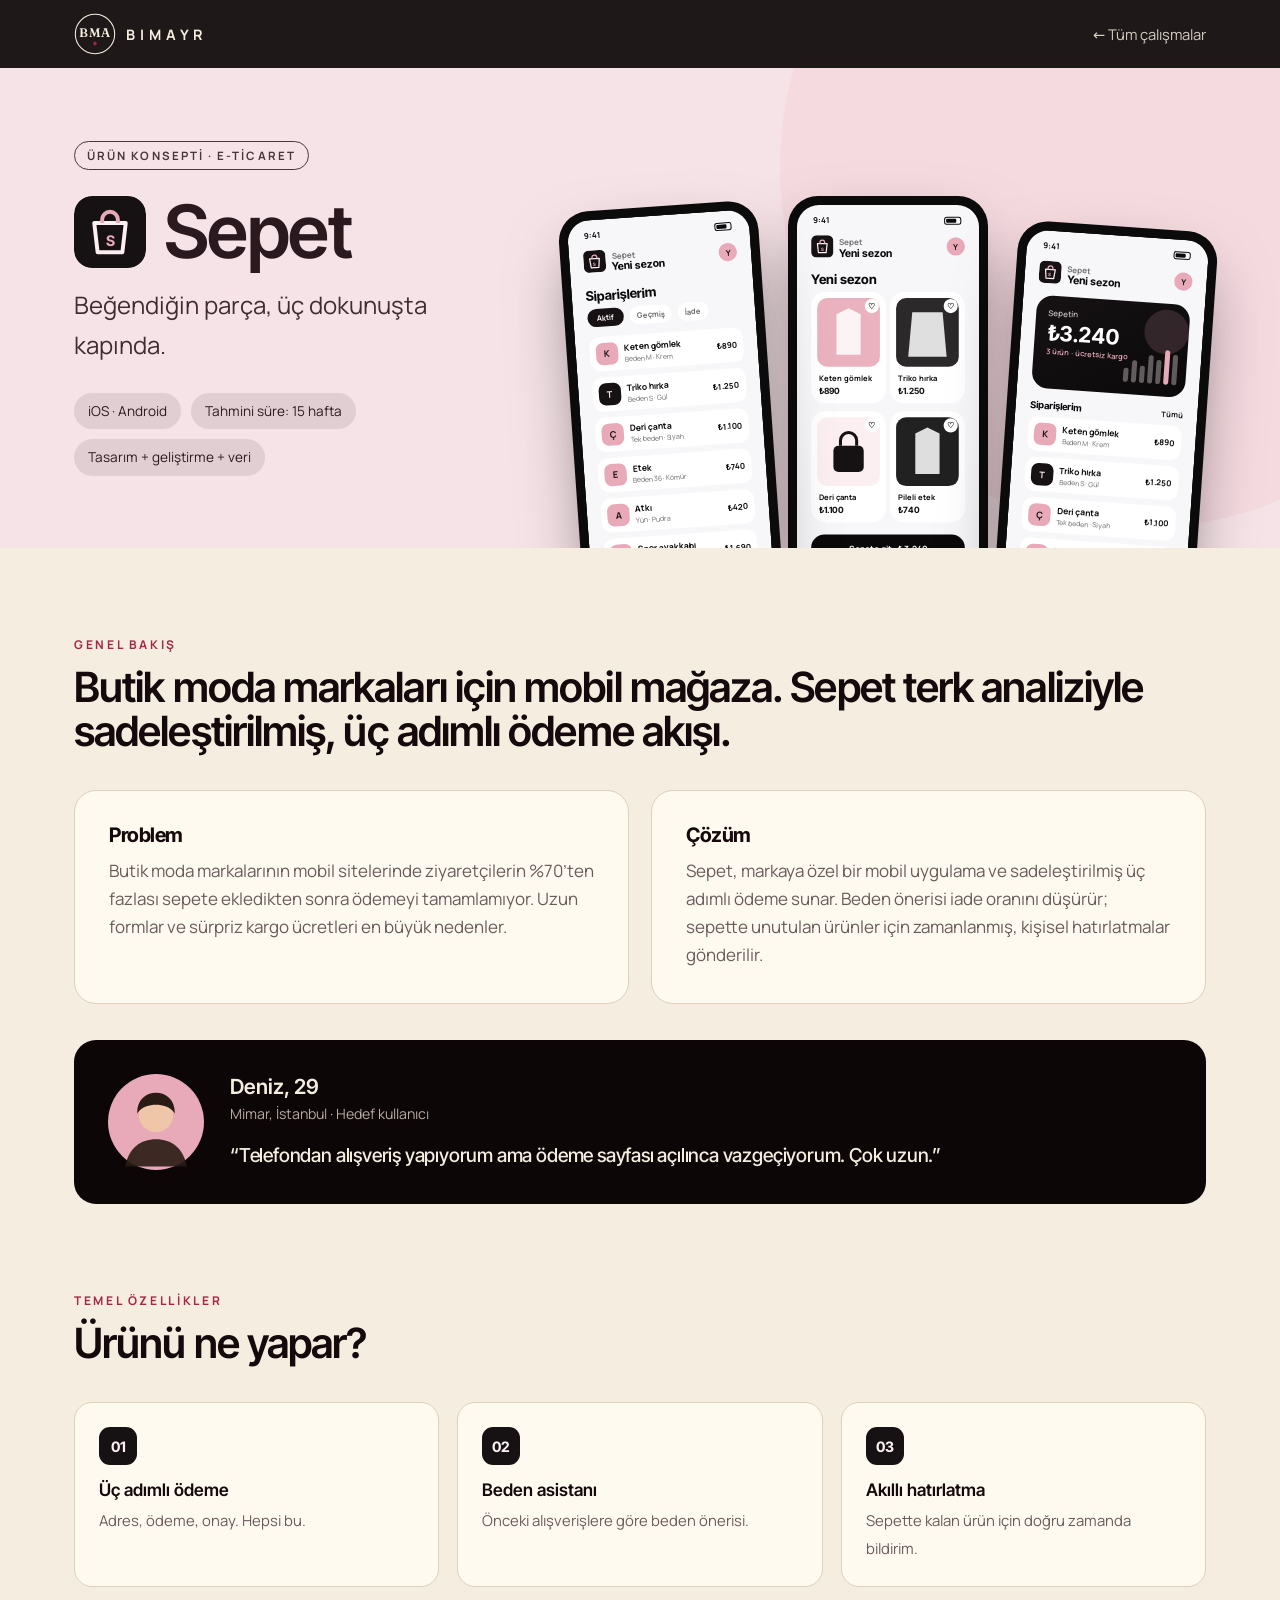
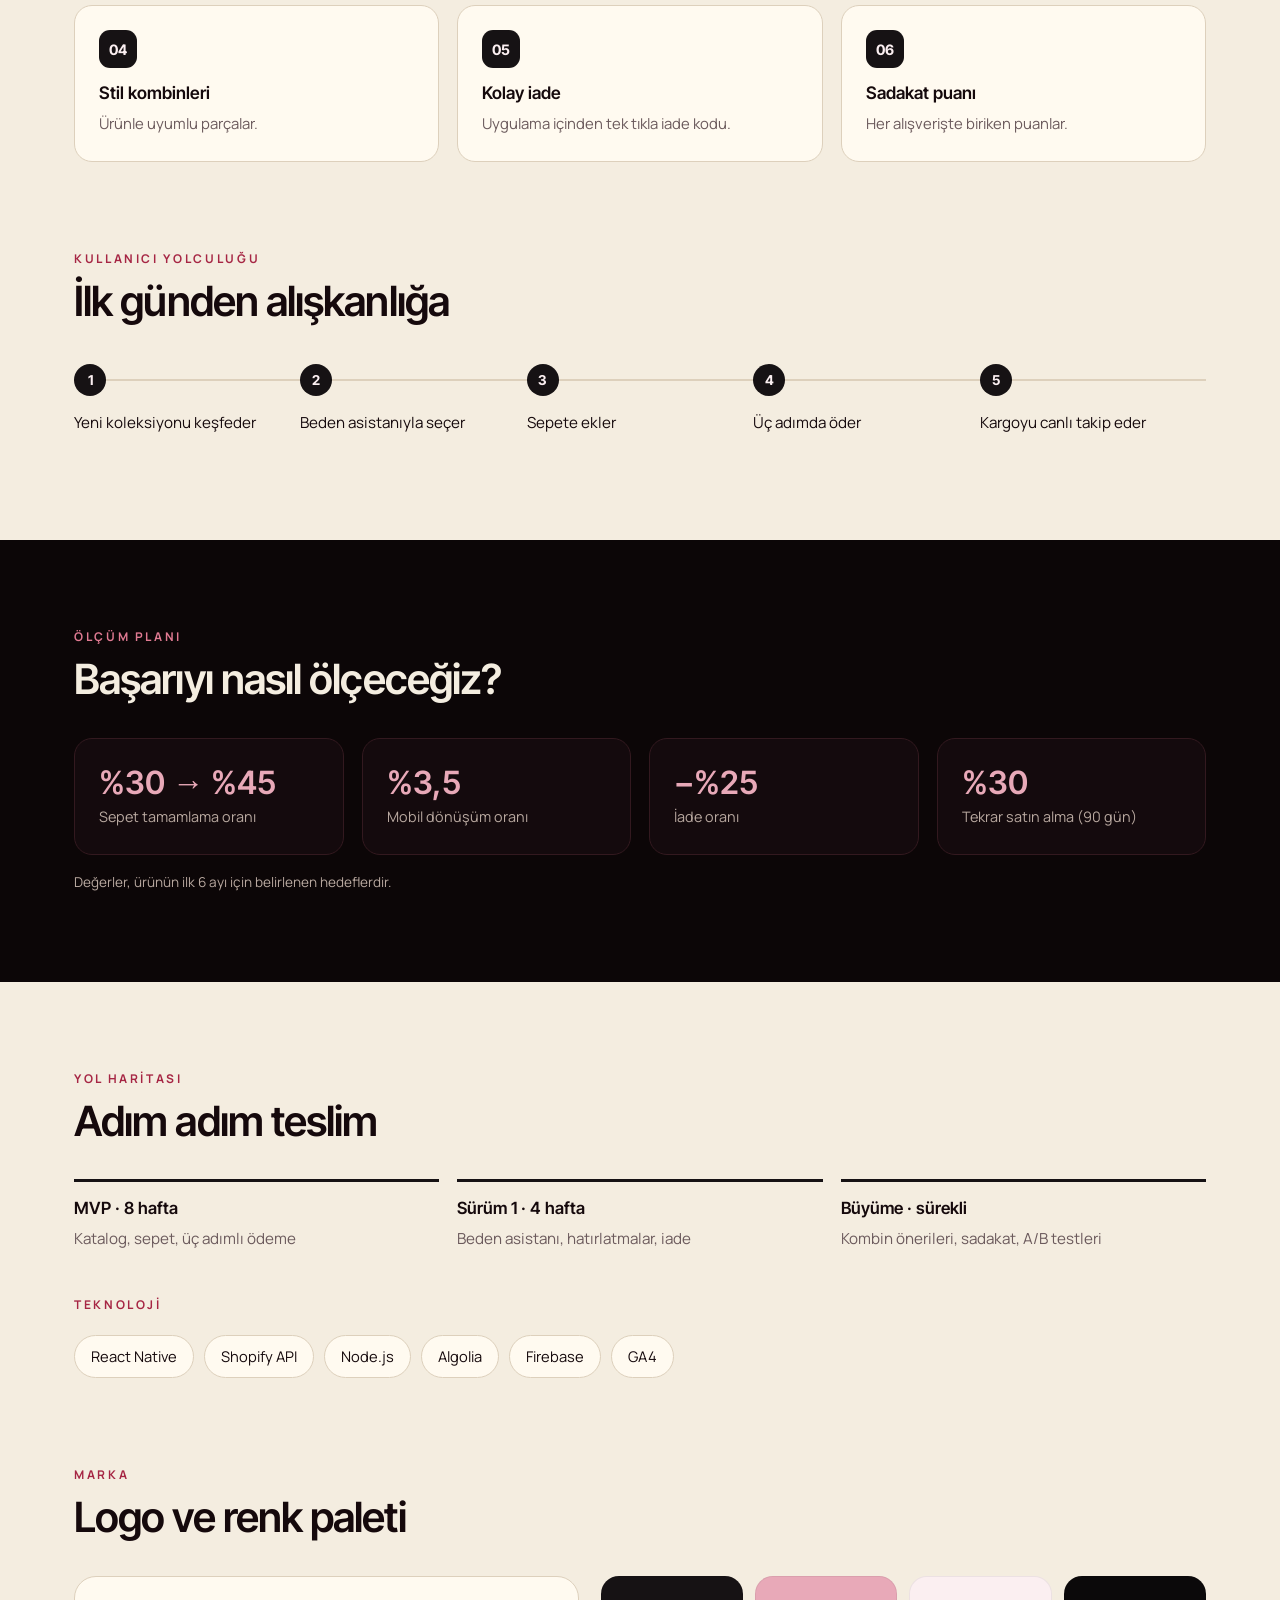
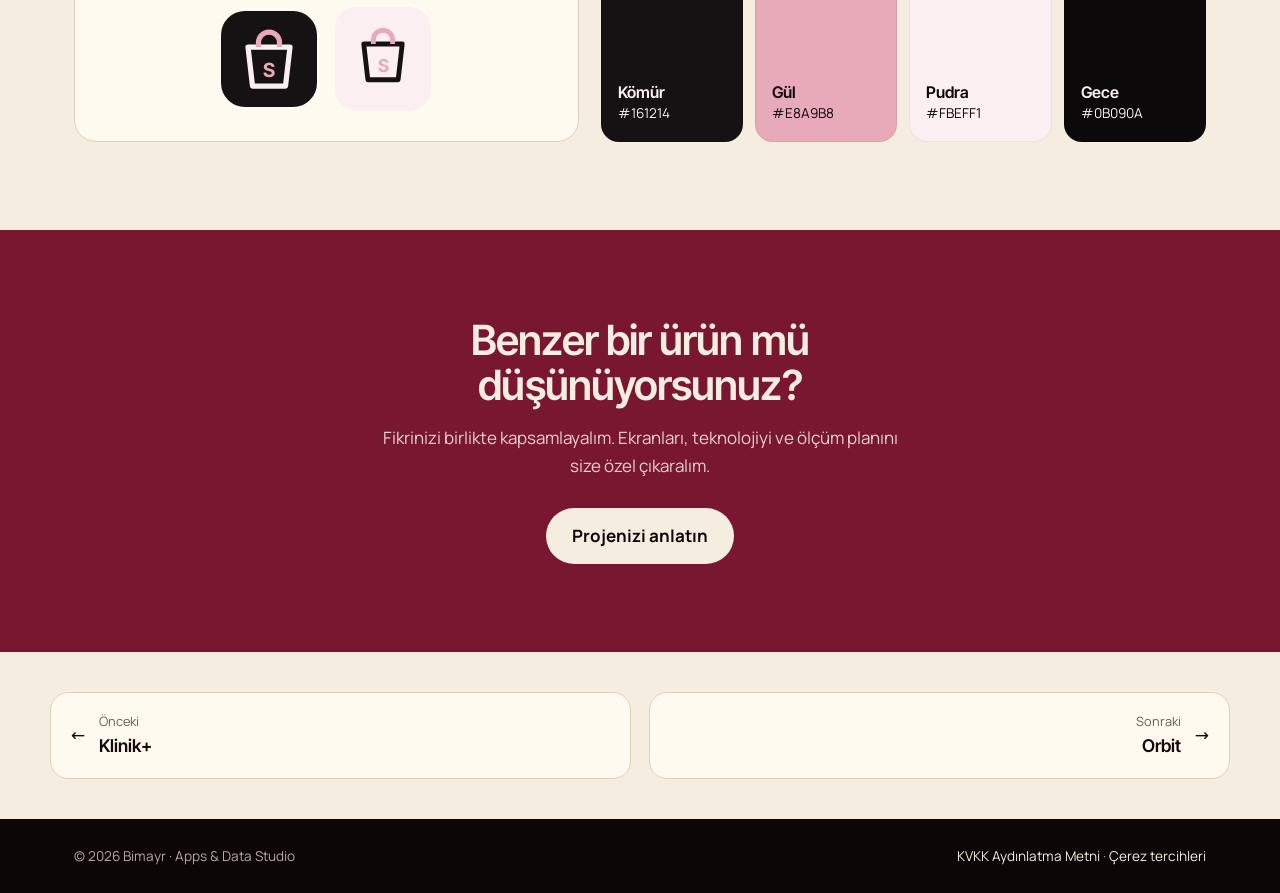
<file: projeler/sepet.html>
<!DOCTYPE html>
<html lang="tr">
<head>
<meta charset="utf-8">
<meta name="viewport" content="width=device-width, initial-scale=1, viewport-fit=cover">
<title>Sepet · Ürün konsepti | Bimayr</title>
<meta name="description" content="Butik moda markaları için mobil mağaza. Sepet terk analiziyle sadeleştirilmiş, üç adımlı ödeme akışı.">
<meta name="theme-color" content="#161214">
<link rel="canonical" href="https://www.bimayr.com/projeler/sepet.html">
<link rel="icon" type="image/svg+xml" href="../assets/favicon.svg">
<link rel="preload" href="../assets/fonts/inter-tight-latin.woff2" as="font" type="font/woff2" crossorigin><link rel="preload" href="../assets/fonts/manrope-latin.woff2" as="font" type="font/woff2" crossorigin>
<link rel="stylesheet" href="proje.css?v=1a37143743">
</head>
<body style="--pa:#161214;--pv:#E8A9B8;--pl:#FBEFF1;--hb:#F6E3E7;--hf:#2A1A1F">
<header><div class="wrap nav"><a class="logo" href="../" aria-label="Bimayr ana sayfa"><svg class="mark" viewBox="0 0 64 64" aria-hidden="true"><circle cx="32" cy="32" r="30"/><text x="32" y="37" text-anchor="middle" font-family="Fraunces,Georgia,serif" font-weight="600" font-size="19" letter-spacing="1">BMA</text><path class="acc" d="M32 43l3.2 3.5L32 50l-3.2-3.5z"/></svg><span>BIMAYR</span></a><a class="back" href="../#calismalar">← Tüm çalışmalar</a></div></header>
<main>
<div class="ph"><div class="wrap">
<div class="ph-l"><span class="badge">Ürün konsepti · E-ticaret</span>
<h1><svg viewBox="0 0 64 64" width="72" height="72" aria-hidden="true"><rect width="64" height="64" rx="16" fill="#161214"/><path d="M18 24h28l-3 26H21z" fill="none" stroke="#FBEFF1" stroke-width="3.5" stroke-linejoin="round"/><path d="M25 24v-3a7 7 0 0 1 14 0v3" fill="none" stroke="#E8A9B8" stroke-width="3.5"/><text x="32" y="44" text-anchor="middle" font-family="Inter Tight,sans-serif" font-weight="700" font-size="13" fill="#E8A9B8">S</text></svg>Sepet</h1>
<p class="tag">Beğendiğin parça, üç dokunuşta kapında.</p>
<div class="chips"><span>iOS · Android</span><span>Tahmini süre: 15 hafta</span><span>Tasarım + geliştirme + veri</span></div></div>
<div class="phones"><div class="tel "><div class="tel-i"><svg viewBox="0 0 180 360" aria-hidden="true"><defs><linearGradient id="gsepetliste" x1="0" y1="0" x2="1" y2="1"><stop offset="0" stop-color="#161214"/><stop offset="1" stop-color="#0B090A"/></linearGradient><linearGradient id="fsepetliste" x1="0" y1="0" x2="0" y2="1"><stop offset="0" stop-color="#E8A9B8" stop-opacity=".35"/><stop offset="1" stop-color="#E8A9B8" stop-opacity="0"/></linearGradient></defs><rect width="180" height="360" fill="#F7F7F9"/><text x="16" y="18" font-family="Manrope,sans-serif" font-weight="700" font-size="8" fill="#0B090A" opacity="1" text-anchor="start">9:41</text><rect x="146" y="12" width="16" height="7" rx="2" fill="none" stroke="#0B090A" stroke-width="1"/><rect x="147.5" y="13.5" width="10" height="4" rx="1" fill="#0B090A"/><g transform="translate(14 30)"><svg viewBox="0 0 64 64" width="22" height="22" aria-hidden="true"><rect width="64" height="64" rx="16" fill="#161214"/><path d="M18 24h28l-3 26H21z" fill="none" stroke="#FBEFF1" stroke-width="3.5" stroke-linejoin="round"/><path d="M25 24v-3a7 7 0 0 1 14 0v3" fill="none" stroke="#E8A9B8" stroke-width="3.5"/><text x="32" y="44" text-anchor="middle" font-family="Inter Tight,sans-serif" font-weight="700" font-size="13" fill="#E8A9B8">S</text></svg></g><text x="42" y="40" font-family="Manrope,sans-serif" font-weight="700" font-size="8" fill="#0B090A" opacity="0.55" text-anchor="start">Sepet</text><text x="42" y="51" font-family="Inter Tight,sans-serif" font-weight="700" font-size="10.5" fill="#0B090A" opacity="1" text-anchor="start">Yeni sezon</text><circle cx="157" cy="41" r="9" fill="#E8A9B8"/><text x="157" y="44.5" font-family="Manrope,sans-serif" font-weight="700" font-size="8" fill="#161214" opacity="1" text-anchor="middle">Y</text><text x="14" y="80" font-family="Inter Tight,sans-serif" font-weight="700" font-size="13" fill="#0B090A" opacity="1" text-anchor="start">Siparişlerim</text><rect x="14" y="88" width="36.0" height="18" rx="9" fill="#161214"/><text x="32.0" y="100" font-family="Manrope,sans-serif" font-weight="700" font-size="7.5" fill="#FBEFF1" opacity="1" text-anchor="middle">Aktif</text><rect x="56.0" y="88" width="41.2" height="18" rx="9" fill="#fff"/><text x="76.6" y="100" font-family="Manrope,sans-serif" font-weight="700" font-size="7.5" fill="#0B090A" opacity="0.6" text-anchor="middle">Geçmiş</text><rect x="103.2" y="88" width="30.8" height="18" rx="9" fill="#fff"/><text x="118.60000000000001" y="100" font-family="Manrope,sans-serif" font-weight="700" font-size="7.5" fill="#0B090A" opacity="0.6" text-anchor="middle">İade</text><rect x="14" y="116" width="152" height="34" rx="10" fill="#fff"/><rect x="20" y="122" width="22" height="22" rx="7" fill="#E8A9B8"/><text x="31" y="136.5" font-family="Manrope,sans-serif" font-weight="700" font-size="9" fill="#161214" opacity="1" text-anchor="middle">K</text><text x="48" y="131" font-family="Manrope,sans-serif" font-weight="700" font-size="8.5" fill="#0B090A" opacity="1" text-anchor="start">Keten gömlek</text><text x="48" y="142" font-family="Manrope,sans-serif" font-weight="500" font-size="7" fill="#0B090A" opacity="0.5" text-anchor="start">Beden M · Krem</text><text x="159" y="136" font-family="Manrope,sans-serif" font-weight="700" font-size="8" fill="#0B090A" opacity="1" text-anchor="end">₺890</text><rect x="14" y="156" width="152" height="34" rx="10" fill="#fff"/><rect x="20" y="162" width="22" height="22" rx="7" fill="#161214"/><text x="31" y="176.5" font-family="Manrope,sans-serif" font-weight="700" font-size="9" fill="#FBEFF1" opacity="1" text-anchor="middle">T</text><text x="48" y="171" font-family="Manrope,sans-serif" font-weight="700" font-size="8.5" fill="#0B090A" opacity="1" text-anchor="start">Triko hırka</text><text x="48" y="182" font-family="Manrope,sans-serif" font-weight="500" font-size="7" fill="#0B090A" opacity="0.5" text-anchor="start">Beden S · Gül</text><text x="159" y="176" font-family="Manrope,sans-serif" font-weight="700" font-size="8" fill="#0B090A" opacity="1" text-anchor="end">₺1.250</text><rect x="14" y="196" width="152" height="34" rx="10" fill="#fff"/><rect x="20" y="202" width="22" height="22" rx="7" fill="#E8A9B8"/><text x="31" y="216.5" font-family="Manrope,sans-serif" font-weight="700" font-size="9" fill="#161214" opacity="1" text-anchor="middle">Ç</text><text x="48" y="211" font-family="Manrope,sans-serif" font-weight="700" font-size="8.5" fill="#0B090A" opacity="1" text-anchor="start">Deri çanta</text><text x="48" y="222" font-family="Manrope,sans-serif" font-weight="500" font-size="7" fill="#0B090A" opacity="0.5" text-anchor="start">Tek beden · Siyah</text><text x="159" y="216" font-family="Manrope,sans-serif" font-weight="700" font-size="8" fill="#0B090A" opacity="1" text-anchor="end">₺1.100</text><rect x="14" y="236" width="152" height="34" rx="10" fill="#fff"/><rect x="20" y="242" width="22" height="22" rx="7" fill="#E8A9B8"/><text x="31" y="256.5" font-family="Manrope,sans-serif" font-weight="700" font-size="9" fill="#161214" opacity="1" text-anchor="middle">E</text><text x="48" y="251" font-family="Manrope,sans-serif" font-weight="700" font-size="8.5" fill="#0B090A" opacity="1" text-anchor="start">Etek</text><text x="48" y="262" font-family="Manrope,sans-serif" font-weight="500" font-size="7" fill="#0B090A" opacity="0.5" text-anchor="start">Beden 36 · Kömür</text><text x="159" y="256" font-family="Manrope,sans-serif" font-weight="700" font-size="8" fill="#0B090A" opacity="1" text-anchor="end">₺740</text><rect x="14" y="276" width="152" height="34" rx="10" fill="#fff"/><rect x="20" y="282" width="22" height="22" rx="7" fill="#E8A9B8"/><text x="31" y="296.5" font-family="Manrope,sans-serif" font-weight="700" font-size="9" fill="#161214" opacity="1" text-anchor="middle">A</text><text x="48" y="291" font-family="Manrope,sans-serif" font-weight="700" font-size="8.5" fill="#0B090A" opacity="1" text-anchor="start">Atkı</text><text x="48" y="302" font-family="Manrope,sans-serif" font-weight="500" font-size="7" fill="#0B090A" opacity="0.5" text-anchor="start">Yün · Pudra</text><text x="159" y="296" font-family="Manrope,sans-serif" font-weight="700" font-size="8" fill="#0B090A" opacity="1" text-anchor="end">₺420</text><rect x="14" y="316" width="152" height="34" rx="10" fill="#fff"/><rect x="20" y="322" width="22" height="22" rx="7" fill="#E8A9B8"/><text x="31" y="336.5" font-family="Manrope,sans-serif" font-weight="700" font-size="9" fill="#161214" opacity="1" text-anchor="middle">S</text><text x="48" y="331" font-family="Manrope,sans-serif" font-weight="700" font-size="8.5" fill="#0B090A" opacity="1" text-anchor="start">Spor ayakkabı</text><text x="48" y="342" font-family="Manrope,sans-serif" font-weight="500" font-size="7" fill="#0B090A" opacity="0.5" text-anchor="start">38 · Beyaz</text><text x="159" y="336" font-family="Manrope,sans-serif" font-weight="700" font-size="8" fill="#0B090A" opacity="1" text-anchor="end">₺1.690</text></svg></div></div><div class="tel "><div class="tel-i"><svg viewBox="0 0 180 360" aria-hidden="true"><defs><linearGradient id="gsepeturun" x1="0" y1="0" x2="1" y2="1"><stop offset="0" stop-color="#161214"/><stop offset="1" stop-color="#0B090A"/></linearGradient><linearGradient id="fsepeturun" x1="0" y1="0" x2="0" y2="1"><stop offset="0" stop-color="#E8A9B8" stop-opacity=".35"/><stop offset="1" stop-color="#E8A9B8" stop-opacity="0"/></linearGradient></defs><rect width="180" height="360" fill="#F7F7F9"/><text x="16" y="18" font-family="Manrope,sans-serif" font-weight="700" font-size="8" fill="#0B090A" opacity="1" text-anchor="start">9:41</text><rect x="146" y="12" width="16" height="7" rx="2" fill="none" stroke="#0B090A" stroke-width="1"/><rect x="147.5" y="13.5" width="10" height="4" rx="1" fill="#0B090A"/><g transform="translate(14 30)"><svg viewBox="0 0 64 64" width="22" height="22" aria-hidden="true"><rect width="64" height="64" rx="16" fill="#161214"/><path d="M18 24h28l-3 26H21z" fill="none" stroke="#FBEFF1" stroke-width="3.5" stroke-linejoin="round"/><path d="M25 24v-3a7 7 0 0 1 14 0v3" fill="none" stroke="#E8A9B8" stroke-width="3.5"/><text x="32" y="44" text-anchor="middle" font-family="Inter Tight,sans-serif" font-weight="700" font-size="13" fill="#E8A9B8">S</text></svg></g><text x="42" y="40" font-family="Manrope,sans-serif" font-weight="700" font-size="8" fill="#0B090A" opacity="0.55" text-anchor="start">Sepet</text><text x="42" y="51" font-family="Inter Tight,sans-serif" font-weight="700" font-size="10.5" fill="#0B090A" opacity="1" text-anchor="start">Yeni sezon</text><circle cx="157" cy="41" r="9" fill="#E8A9B8"/><text x="157" y="44.5" font-family="Manrope,sans-serif" font-weight="700" font-size="8" fill="#161214" opacity="1" text-anchor="middle">Y</text><text x="14" y="78" font-family="Inter Tight,sans-serif" font-weight="700" font-size="13" fill="#0B090A" opacity="1" text-anchor="start">Yeni sezon</text><rect x="14" y="86" width="74" height="110" rx="14" fill="#fff"/><rect x="20" y="92" width="62" height="68" rx="10" fill="#E8A9B8" opacity="0.9"/><path d="M39 108l12-6 12 6v40h-24z" fill="#fff" opacity=".85"/><circle cx="74" cy="100" r="7" fill="#fff"/><text x="74" y="103" font-family="Manrope,sans-serif" font-weight="700" font-size="8" fill="#161214" opacity="1" text-anchor="middle">♡</text><text x="22" y="174" font-family="Manrope,sans-serif" font-weight="700" font-size="7.5" fill="#0B090A" opacity="1" text-anchor="start">Keten gömlek</text><text x="22" y="187" font-family="Inter Tight,sans-serif" font-weight="700" font-size="8.5" fill="#161214" opacity="1" text-anchor="start">₺890</text><rect x="92" y="86" width="74" height="110" rx="14" fill="#fff"/><rect x="98" y="92" width="62" height="68" rx="10" fill="#161214" opacity="0.9"/><path d="M114 106h30l4 44h-38z" fill="#fff" opacity=".85"/><circle cx="152" cy="100" r="7" fill="#fff"/><text x="152" y="103" font-family="Manrope,sans-serif" font-weight="700" font-size="8" fill="#161214" opacity="1" text-anchor="middle">♡</text><text x="100" y="174" font-family="Manrope,sans-serif" font-weight="700" font-size="7.5" fill="#0B090A" opacity="1" text-anchor="start">Triko hırka</text><text x="100" y="187" font-family="Inter Tight,sans-serif" font-weight="700" font-size="8.5" fill="#161214" opacity="1" text-anchor="start">₺1.250</text><rect x="14" y="204" width="74" height="110" rx="14" fill="#fff"/><rect x="20" y="210" width="62" height="68" rx="10" fill="#FBEFF1" opacity="1"/><rect x="36" y="238" width="30" height="26" rx="5" fill="#161214"/><path d="M43 238v-5a8 8 0 0 1 16 0v5" fill="none" stroke="#161214" stroke-width="3"/><circle cx="74" cy="218" r="7" fill="#fff"/><text x="74" y="221" font-family="Manrope,sans-serif" font-weight="700" font-size="8" fill="#161214" opacity="1" text-anchor="middle">♡</text><text x="22" y="292" font-family="Manrope,sans-serif" font-weight="700" font-size="7.5" fill="#0B090A" opacity="1" text-anchor="start">Deri çanta</text><text x="22" y="305" font-family="Inter Tight,sans-serif" font-weight="700" font-size="8.5" fill="#161214" opacity="1" text-anchor="start">₺1.100</text><rect x="92" y="204" width="74" height="110" rx="14" fill="#fff"/><rect x="98" y="210" width="62" height="68" rx="10" fill="#0B090A" opacity="0.9"/><path d="M117 226l12-6 12 6v40h-24z" fill="#fff" opacity=".85"/><circle cx="152" cy="218" r="7" fill="#fff"/><text x="152" y="221" font-family="Manrope,sans-serif" font-weight="700" font-size="8" fill="#161214" opacity="1" text-anchor="middle">♡</text><text x="100" y="292" font-family="Manrope,sans-serif" font-weight="700" font-size="7.5" fill="#0B090A" opacity="1" text-anchor="start">Pileli etek</text><text x="100" y="305" font-family="Inter Tight,sans-serif" font-weight="700" font-size="8.5" fill="#161214" opacity="1" text-anchor="start">₺740</text><rect x="14" y="326" width="152" height="26" rx="13" fill="#0B090A"/><text x="90" y="343" font-family="Manrope,sans-serif" font-weight="700" font-size="8.5" fill="#fff" opacity="1" text-anchor="middle">Sepete git · ₺3.240</text></svg></div></div><div class="tel "><div class="tel-i"><svg viewBox="0 0 180 360" aria-hidden="true"><defs><linearGradient id="gsepetozet" x1="0" y1="0" x2="1" y2="1"><stop offset="0" stop-color="#161214"/><stop offset="1" stop-color="#0B090A"/></linearGradient><linearGradient id="fsepetozet" x1="0" y1="0" x2="0" y2="1"><stop offset="0" stop-color="#E8A9B8" stop-opacity=".35"/><stop offset="1" stop-color="#E8A9B8" stop-opacity="0"/></linearGradient></defs><rect width="180" height="360" fill="#F7F7F9"/><text x="16" y="18" font-family="Manrope,sans-serif" font-weight="700" font-size="8" fill="#0B090A" opacity="1" text-anchor="start">9:41</text><rect x="146" y="12" width="16" height="7" rx="2" fill="none" stroke="#0B090A" stroke-width="1"/><rect x="147.5" y="13.5" width="10" height="4" rx="1" fill="#0B090A"/><g transform="translate(14 30)"><svg viewBox="0 0 64 64" width="22" height="22" aria-hidden="true"><rect width="64" height="64" rx="16" fill="#161214"/><path d="M18 24h28l-3 26H21z" fill="none" stroke="#FBEFF1" stroke-width="3.5" stroke-linejoin="round"/><path d="M25 24v-3a7 7 0 0 1 14 0v3" fill="none" stroke="#E8A9B8" stroke-width="3.5"/><text x="32" y="44" text-anchor="middle" font-family="Inter Tight,sans-serif" font-weight="700" font-size="13" fill="#E8A9B8">S</text></svg></g><text x="42" y="40" font-family="Manrope,sans-serif" font-weight="700" font-size="8" fill="#0B090A" opacity="0.55" text-anchor="start">Sepet</text><text x="42" y="51" font-family="Inter Tight,sans-serif" font-weight="700" font-size="10.5" fill="#0B090A" opacity="1" text-anchor="start">Yeni sezon</text><circle cx="157" cy="41" r="9" fill="#E8A9B8"/><text x="157" y="44.5" font-family="Manrope,sans-serif" font-weight="700" font-size="8" fill="#161214" opacity="1" text-anchor="middle">Y</text><rect x="14" y="64" width="152" height="92" rx="16" fill="url(#gsepetozet)"/><circle cx="144" cy="92" r="22" fill="#E8A9B8" opacity=".16"/><text x="26" y="84" font-family="Manrope,sans-serif" font-weight="600" font-size="8" fill="#FBEFF1" opacity="0.75" text-anchor="start">Sepetin</text><text x="26" y="108" font-family="Inter Tight,sans-serif" font-weight="700" font-size="21" fill="#fff" opacity="1" text-anchor="start">₺3.240</text><text x="26" y="122" font-family="Manrope,sans-serif" font-weight="600" font-size="7.5" fill="#E8A9B8" opacity="1" text-anchor="start">3 ürün · ücretsiz kargo</text><rect x="104" y="130" width="5" height="14" rx="2.5" fill="#FBEFF1" opacity="0.35"/><rect x="112" y="122" width="5" height="22" rx="2.5" fill="#FBEFF1" opacity="0.35"/><rect x="120" y="127" width="5" height="17" rx="2.5" fill="#FBEFF1" opacity="0.35"/><rect x="128" y="116" width="5" height="28" rx="2.5" fill="#FBEFF1" opacity="0.35"/><rect x="136" y="120" width="5" height="24" rx="2.5" fill="#FBEFF1" opacity="0.35"/><rect x="144" y="110" width="5" height="34" rx="2.5" fill="#E8A9B8" opacity="1"/><rect x="152" y="114" width="5" height="30" rx="2.5" fill="#FBEFF1" opacity="0.35"/><text x="14" y="176" font-family="Inter Tight,sans-serif" font-weight="700" font-size="9.5" fill="#0B090A" opacity="1" text-anchor="start">Siparişlerim</text><text x="166" y="176" font-family="Manrope,sans-serif" font-weight="700" font-size="7.5" fill="#161214" opacity="1" text-anchor="end">Tümü</text><rect x="14" y="184" width="152" height="34" rx="10" fill="#fff"/><rect x="20" y="190" width="22" height="22" rx="7" fill="#E8A9B8"/><text x="31" y="204.5" font-family="Manrope,sans-serif" font-weight="700" font-size="9" fill="#161214" opacity="1" text-anchor="middle">K</text><text x="48" y="199" font-family="Manrope,sans-serif" font-weight="700" font-size="8.5" fill="#0B090A" opacity="1" text-anchor="start">Keten gömlek</text><text x="48" y="210" font-family="Manrope,sans-serif" font-weight="500" font-size="7" fill="#0B090A" opacity="0.5" text-anchor="start">Beden M · Krem</text><text x="159" y="204" font-family="Manrope,sans-serif" font-weight="700" font-size="8" fill="#0B090A" opacity="1" text-anchor="end">₺890</text><rect x="14" y="224" width="152" height="34" rx="10" fill="#fff"/><rect x="20" y="230" width="22" height="22" rx="7" fill="#161214"/><text x="31" y="244.5" font-family="Manrope,sans-serif" font-weight="700" font-size="9" fill="#FBEFF1" opacity="1" text-anchor="middle">T</text><text x="48" y="239" font-family="Manrope,sans-serif" font-weight="700" font-size="8.5" fill="#0B090A" opacity="1" text-anchor="start">Triko hırka</text><text x="48" y="250" font-family="Manrope,sans-serif" font-weight="500" font-size="7" fill="#0B090A" opacity="0.5" text-anchor="start">Beden S · Gül</text><text x="159" y="244" font-family="Manrope,sans-serif" font-weight="700" font-size="8" fill="#0B090A" opacity="1" text-anchor="end">₺1.250</text><rect x="14" y="264" width="152" height="34" rx="10" fill="#fff"/><rect x="20" y="270" width="22" height="22" rx="7" fill="#E8A9B8"/><text x="31" y="284.5" font-family="Manrope,sans-serif" font-weight="700" font-size="9" fill="#161214" opacity="1" text-anchor="middle">Ç</text><text x="48" y="279" font-family="Manrope,sans-serif" font-weight="700" font-size="8.5" fill="#0B090A" opacity="1" text-anchor="start">Deri çanta</text><text x="48" y="290" font-family="Manrope,sans-serif" font-weight="500" font-size="7" fill="#0B090A" opacity="0.5" text-anchor="start">Tek beden · Siyah</text><text x="159" y="284" font-family="Manrope,sans-serif" font-weight="700" font-size="8" fill="#0B090A" opacity="1" text-anchor="end">₺1.100</text><rect x="14" y="304" width="152" height="34" rx="10" fill="#fff"/><rect x="20" y="310" width="22" height="22" rx="7" fill="#E8A9B8"/><text x="31" y="324.5" font-family="Manrope,sans-serif" font-weight="700" font-size="9" fill="#161214" opacity="1" text-anchor="middle">E</text><text x="48" y="319" font-family="Manrope,sans-serif" font-weight="700" font-size="8.5" fill="#0B090A" opacity="1" text-anchor="start">Etek</text><text x="48" y="330" font-family="Manrope,sans-serif" font-weight="500" font-size="7" fill="#0B090A" opacity="0.5" text-anchor="start">Beden 36 · Kömür</text><text x="159" y="324" font-family="Manrope,sans-serif" font-weight="700" font-size="8" fill="#0B090A" opacity="1" text-anchor="end">₺740</text></svg></div></div></div>
</div></div>

<section><div class="wrap">
<span class="k">Genel bakış</span><h2>Butik moda markaları için mobil mağaza. Sepet terk analiziyle sadeleştirilmiş, üç adımlı ödeme akışı.</h2>
<div class="two"><div class="box"><h3>Problem</h3><p>Butik moda markalarının mobil sitelerinde ziyaretçilerin %70’ten fazlası sepete ekledikten sonra ödemeyi tamamlamıyor. Uzun formlar ve sürpriz kargo ücretleri en büyük nedenler.</p></div><div class="box"><h3>Çözüm</h3><p>Sepet, markaya özel bir mobil uygulama ve sadeleştirilmiş üç adımlı ödeme sunar. Beden önerisi iade oranını düşürür; sepette unutulan ürünler için zamanlanmış, kişisel hatırlatmalar gönderilir.</p></div></div>
<div class="persona"><svg viewBox="0 0 56 56" width="96" height="96" aria-hidden="true"><circle cx="28" cy="28" r="28" fill="#E8A9B8"/><path d="M10 54c2-11 9-16 18-16s16 5 18 16" fill="#2A1B14" opacity=".9"/><circle cx="28" cy="24" r="10" fill="#F0C6A8"/><path d="M17 23c0-8 5-12 11-12s11 4 11 12c-3-4-7-5-11-5s-8 1-11 5z" fill="#2A1B14"/></svg><div><b>Deniz, 29</b><small>Mimar, İstanbul · Hedef kullanıcı</small><q>Telefondan alışveriş yapıyorum ama ödeme sayfası açılınca vazgeçiyorum. Çok uzun.</q></div></div>
</div></section>

<section style="padding-top:0"><div class="wrap">
<span class="k">Temel özellikler</span><h2>Ürünü ne yapar?</h2>
<div class="feat"><div><i>01</i><b>Üç adımlı ödeme</b><span>Adres, ödeme, onay. Hepsi bu.</span></div><div><i>02</i><b>Beden asistanı</b><span>Önceki alışverişlere göre beden önerisi.</span></div><div><i>03</i><b>Akıllı hatırlatma</b><span>Sepette kalan ürün için doğru zamanda bildirim.</span></div><div><i>04</i><b>Stil kombinleri</b><span>Ürünle uyumlu parçalar.</span></div><div><i>05</i><b>Kolay iade</b><span>Uygulama içinden tek tıkla iade kodu.</span></div><div><i>06</i><b>Sadakat puanı</b><span>Her alışverişte biriken puanlar.</span></div></div>
</div></section>

<section style="padding-top:0"><div class="wrap">
<span class="k">Kullanıcı yolculuğu</span><h2>İlk günden alışkanlığa</h2>
<ol class="journey"><li>Yeni koleksiyonu keşfeder</li><li>Beden asistanıyla seçer</li><li>Sepete ekler</li><li>Üç adımda öder</li><li>Kargoyu canlı takip eder</li></ol>
</div></section>

<section class="dark"><div class="wrap">
<span class="k">Ölçüm planı</span><h2>Başarıyı nasıl ölçeceğiz?</h2>
<div class="kpi"><div><b>%30 → %45</b><span>Sepet tamamlama oranı</span></div><div><b>%3,5</b><span>Mobil dönüşüm oranı</span></div><div><b>−%25</b><span>İade oranı</span></div><div><b>%30</b><span>Tekrar satın alma (90 gün)</span></div></div>
<p class="note">Değerler, ürünün ilk 6 ayı için belirlenen hedeflerdir.</p>
</div></section>

<section><div class="wrap">
<span class="k">Yol haritası</span><h2>Adım adım teslim</h2>
<div class="road"><div><b>MVP · 8 hafta</b><span>Katalog, sepet, üç adımlı ödeme</span></div><div><b>Sürüm 1 · 4 hafta</b><span>Beden asistanı, hatırlatmalar, iade</span></div><div><b>Büyüme · sürekli</b><span>Kombin önerileri, sadakat, A/B testleri</span></div></div>
<div style="margin-top:44px"><span class="k">Teknoloji</span><div class="tech"><span>React Native</span><span>Shopify API</span><span>Node.js</span><span>Algolia</span><span>Firebase</span><span>GA4</span></div></div>
</div></section>

<section style="padding-top:0"><div class="wrap">
<span class="k">Marka</span><h2>Logo ve renk paleti</h2>
<div class="brand"><div class="logos"><svg viewBox="0 0 64 64" width="96" height="96" aria-hidden="true"><rect width="64" height="64" rx="16" fill="#161214"/><path d="M18 24h28l-3 26H21z" fill="none" stroke="#FBEFF1" stroke-width="3.5" stroke-linejoin="round"/><path d="M25 24v-3a7 7 0 0 1 14 0v3" fill="none" stroke="#E8A9B8" stroke-width="3.5"/><text x="32" y="44" text-anchor="middle" font-family="Inter Tight,sans-serif" font-weight="700" font-size="13" fill="#E8A9B8">S</text></svg><div style="background:#FBEFF1;border-radius:22px;padding:4px"><svg viewBox="0 0 64 64" width="88" height="88" aria-hidden="true"><rect width="64" height="64" rx="16" fill="#FBEFF1"/><path d="M18 24h28l-3 26H21z" fill="none" stroke="#161214" stroke-width="3.5" stroke-linejoin="round"/><path d="M25 24v-3a7 7 0 0 1 14 0v3" fill="none" stroke="#E8A9B8" stroke-width="3.5"/><text x="32" y="44" text-anchor="middle" font-family="Inter Tight,sans-serif" font-weight="700" font-size="13" fill="#E8A9B8">S</text></svg></div></div><div class="sw"><div style="background:#161214;color:#FBEFF1"><b>Kömür</b>#161214</div><div style="background:#E8A9B8;color:#0B090A"><b>Gül</b>#E8A9B8</div><div style="background:#FBEFF1;color:#0B090A"><b>Pudra</b>#FBEFF1</div><div style="background:#0B090A;color:#FBEFF1"><b>Gece</b>#0B090A</div></div></div>
</div></section>

<section class="cta"><div class="wrap">
<h2>Benzer bir ürün mü düşünüyorsunuz?</h2>
<p>Fikrinizi birlikte kapsamlayalım. Ekranları, teknolojiyi ve ölçüm planını size özel çıkaralım.</p>
<a class="btn" href="../#iletisim">Projenizi anlatın</a>
</div></section>

<div class="wrap pn"><a href="klinik.html"><span>←</span><span><small>Önceki</small><b>Klinik+</b></span></a><a href="orbit.html"><span><small>Sonraki</small><b>Orbit</b></span><span>→</span></a></div>
</main>
<footer><div class="wrap"><span>© 2026 Bimayr · Apps &amp; Data Studio</span><span><a href="../kvkk.html">KVKK Aydınlatma Metni</a> · <a href="#cerez-tercihi">Çerez tercihleri</a></span></div></footer>
<script src="../js/izin.js?v=1958625996" defer></script>
</body>
</html>
</file>
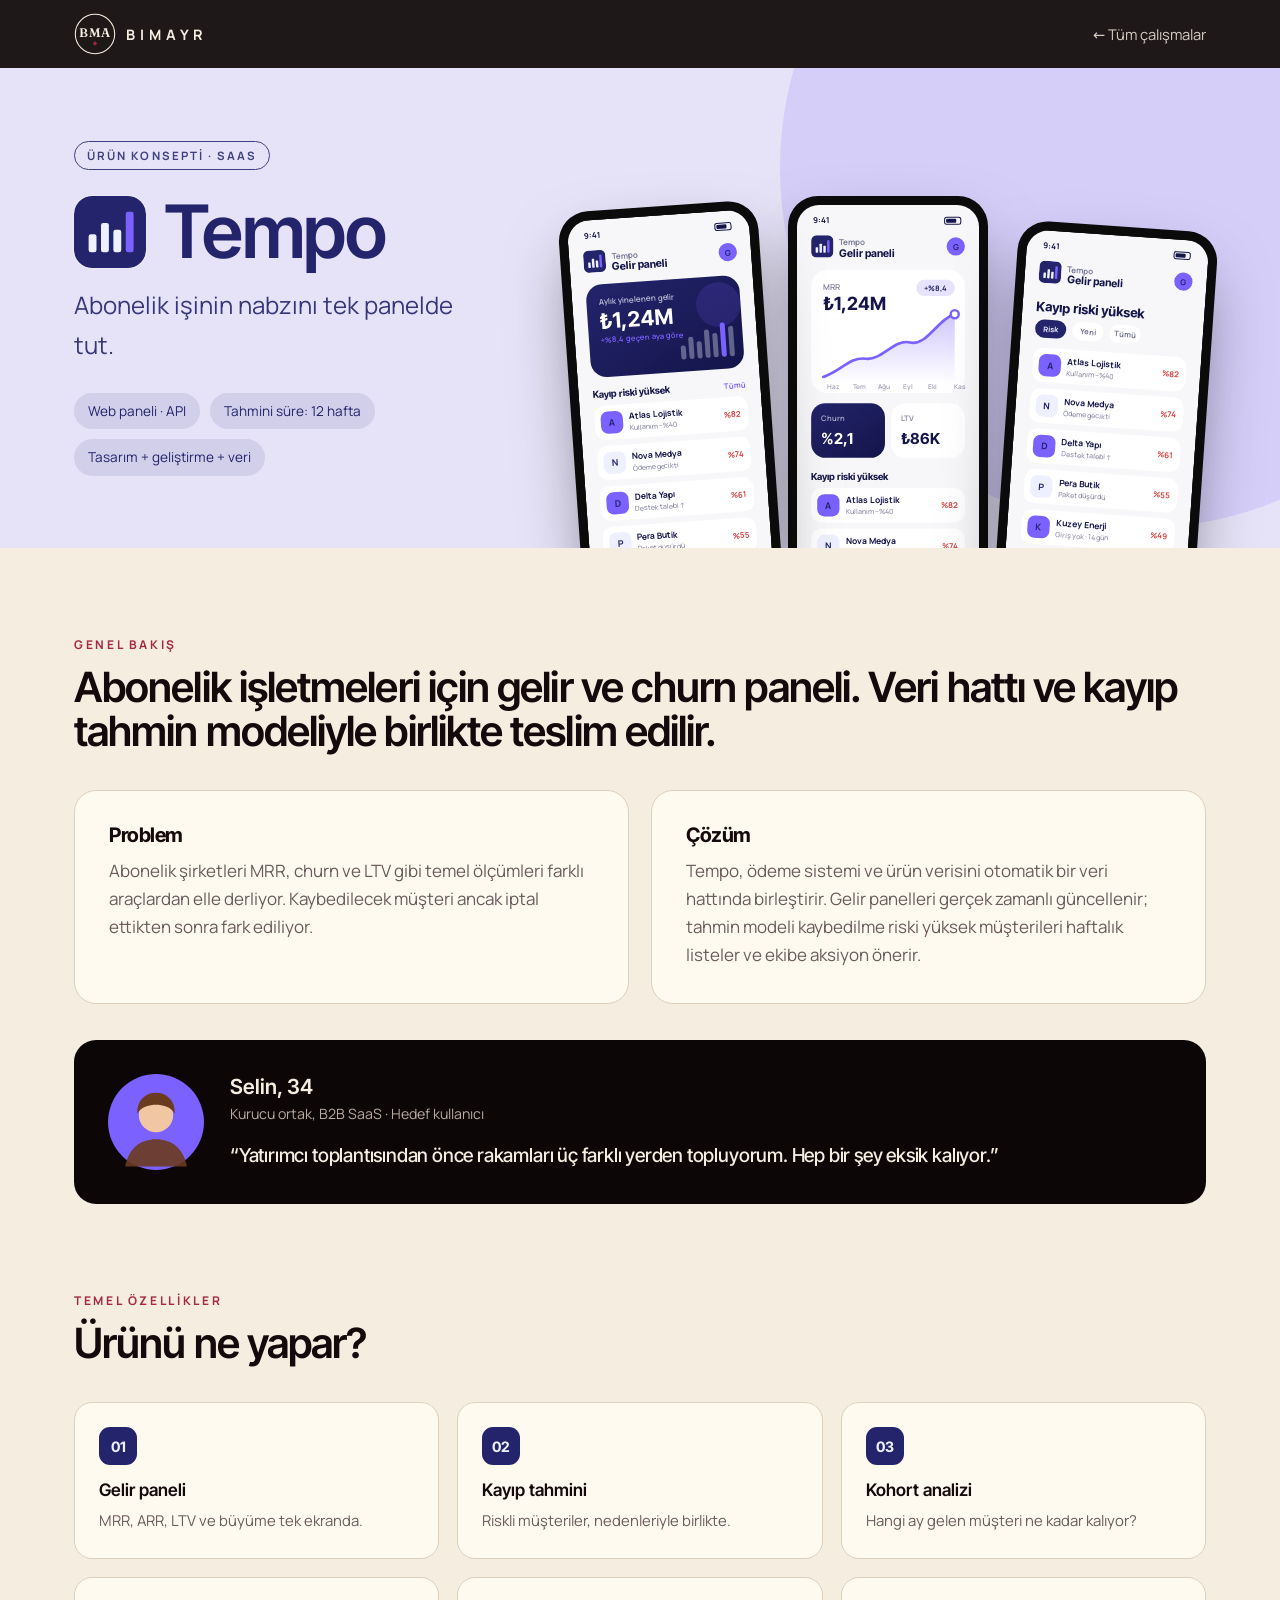
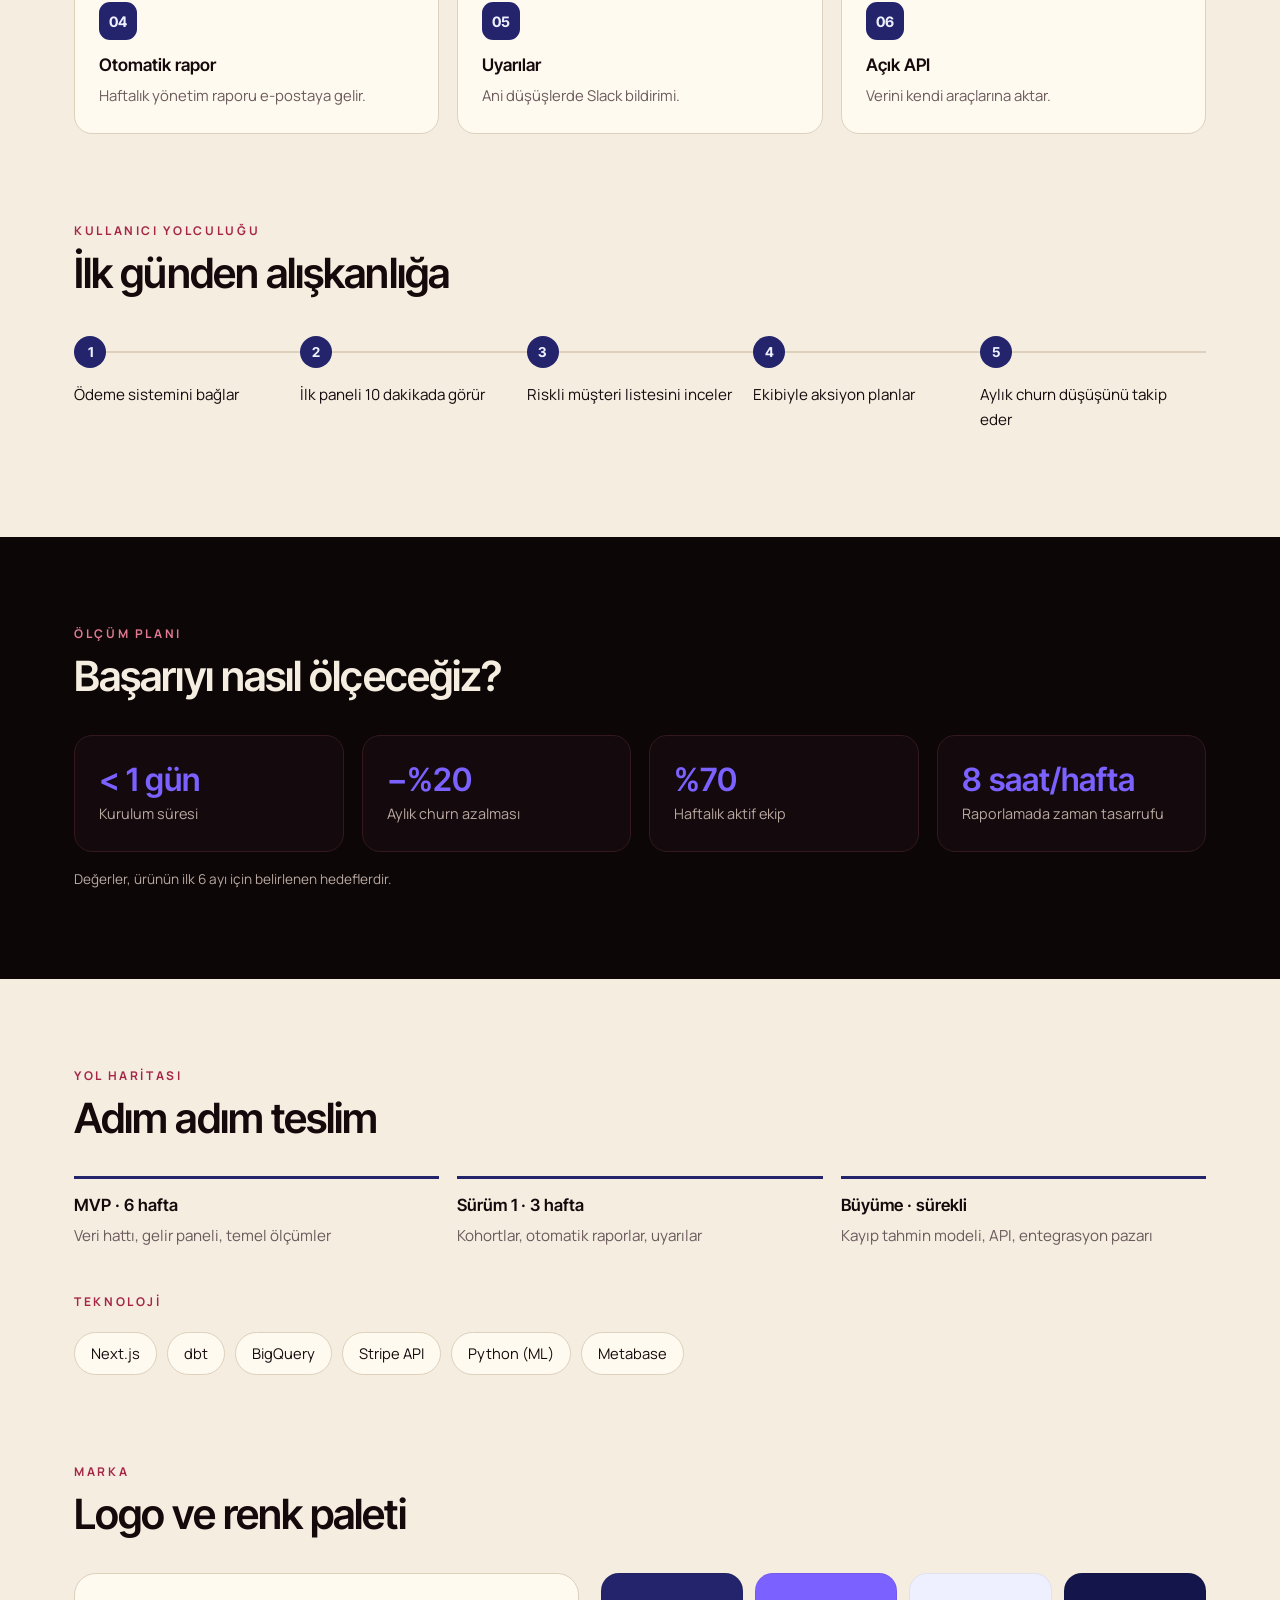
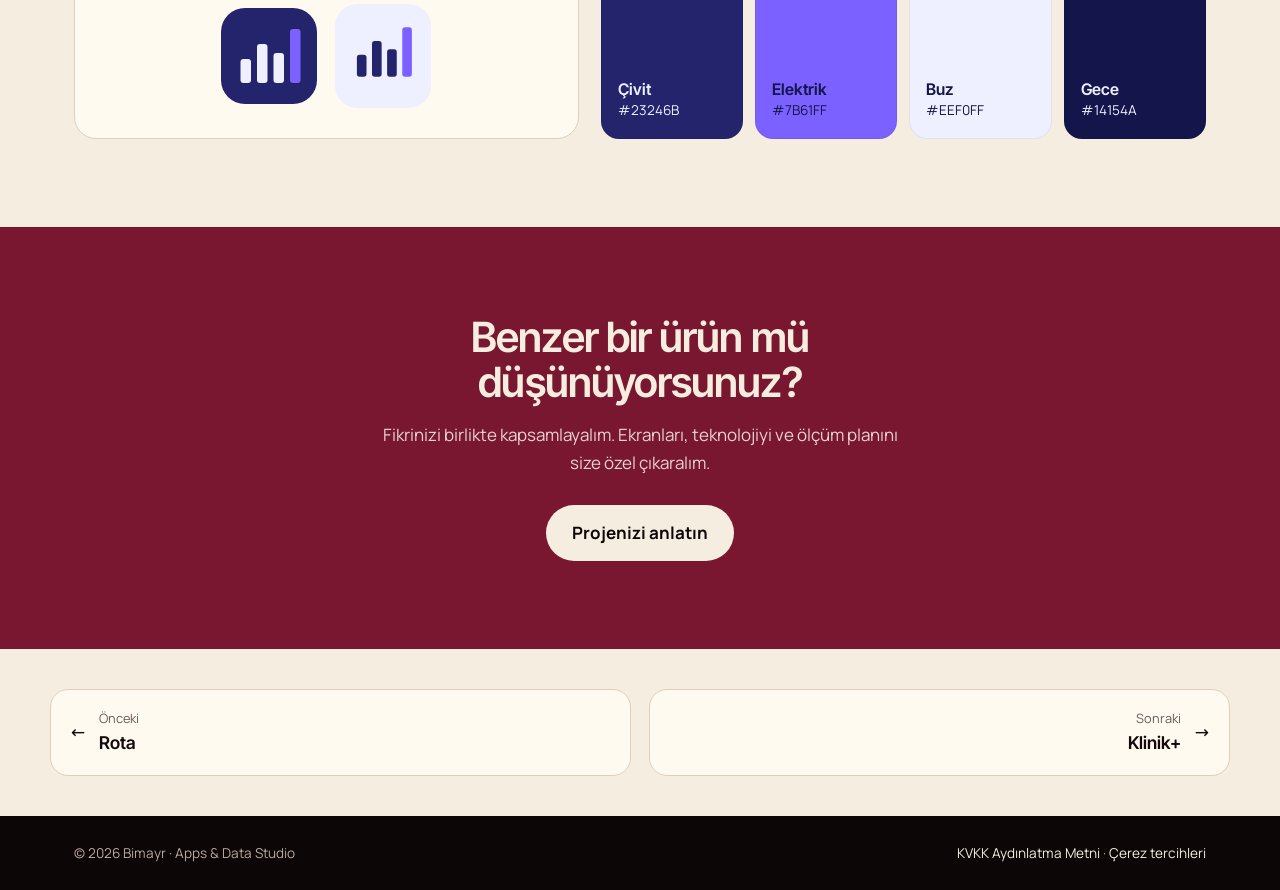
<file: projeler/tempo.html>
<!DOCTYPE html>
<html lang="tr">
<head>
<meta charset="utf-8">
<meta name="viewport" content="width=device-width, initial-scale=1, viewport-fit=cover">
<title>Tempo · Ürün konsepti | Bimayr</title>
<meta name="description" content="Abonelik işletmeleri için gelir ve churn paneli. Veri hattı ve kayıp tahmin modeliyle birlikte teslim edilir.">
<meta name="theme-color" content="#23246B">
<link rel="canonical" href="https://www.bimayr.com/projeler/tempo.html">
<link rel="icon" type="image/svg+xml" href="../assets/favicon.svg">
<link rel="preload" href="../assets/fonts/inter-tight-latin.woff2" as="font" type="font/woff2" crossorigin><link rel="preload" href="../assets/fonts/manrope-latin.woff2" as="font" type="font/woff2" crossorigin>
<link rel="stylesheet" href="proje.css?v=1a37143743">
</head>
<body style="--pa:#23246B;--pv:#7B61FF;--pl:#EEF0FF;--hb:#E6E3F8;--hf:#23246B">
<header><div class="wrap nav"><a class="logo" href="../" aria-label="Bimayr ana sayfa"><svg class="mark" viewBox="0 0 64 64" aria-hidden="true"><circle cx="32" cy="32" r="30"/><text x="32" y="37" text-anchor="middle" font-family="Fraunces,Georgia,serif" font-weight="600" font-size="19" letter-spacing="1">BMA</text><path class="acc" d="M32 43l3.2 3.5L32 50l-3.2-3.5z"/></svg><span>BIMAYR</span></a><a class="back" href="../#calismalar">← Tüm çalışmalar</a></div></header>
<main>
<div class="ph"><div class="wrap">
<div class="ph-l"><span class="badge">Ürün konsepti · SaaS</span>
<h1><svg viewBox="0 0 64 64" width="72" height="72" aria-hidden="true"><rect width="64" height="64" rx="16" fill="#23246B"/><rect x="13" y="34" width="7" height="16" rx="2" fill="#EEF0FF"/><rect x="24" y="24" width="7" height="26" rx="2" fill="#EEF0FF"/><rect x="35" y="30" width="7" height="20" rx="2" fill="#EEF0FF"/><rect x="46" y="14" width="7" height="36" rx="2" fill="#7B61FF"/></svg>Tempo</h1>
<p class="tag">Abonelik işinin nabzını tek panelde tut.</p>
<div class="chips"><span>Web paneli · API</span><span>Tahmini süre: 12 hafta</span><span>Tasarım + geliştirme + veri</span></div></div>
<div class="phones"><div class="tel "><div class="tel-i"><svg viewBox="0 0 180 360" aria-hidden="true"><defs><linearGradient id="gtempoozet" x1="0" y1="0" x2="1" y2="1"><stop offset="0" stop-color="#23246B"/><stop offset="1" stop-color="#14154A"/></linearGradient><linearGradient id="ftempoozet" x1="0" y1="0" x2="0" y2="1"><stop offset="0" stop-color="#7B61FF" stop-opacity=".35"/><stop offset="1" stop-color="#7B61FF" stop-opacity="0"/></linearGradient></defs><rect width="180" height="360" fill="#F7F7F9"/><text x="16" y="18" font-family="Manrope,sans-serif" font-weight="700" font-size="8" fill="#14154A" opacity="1" text-anchor="start">9:41</text><rect x="146" y="12" width="16" height="7" rx="2" fill="none" stroke="#14154A" stroke-width="1"/><rect x="147.5" y="13.5" width="10" height="4" rx="1" fill="#14154A"/><g transform="translate(14 30)"><svg viewBox="0 0 64 64" width="22" height="22" aria-hidden="true"><rect width="64" height="64" rx="16" fill="#23246B"/><rect x="13" y="34" width="7" height="16" rx="2" fill="#EEF0FF"/><rect x="24" y="24" width="7" height="26" rx="2" fill="#EEF0FF"/><rect x="35" y="30" width="7" height="20" rx="2" fill="#EEF0FF"/><rect x="46" y="14" width="7" height="36" rx="2" fill="#7B61FF"/></svg></g><text x="42" y="40" font-family="Manrope,sans-serif" font-weight="700" font-size="8" fill="#14154A" opacity="0.55" text-anchor="start">Tempo</text><text x="42" y="51" font-family="Inter Tight,sans-serif" font-weight="700" font-size="10.5" fill="#14154A" opacity="1" text-anchor="start">Gelir paneli</text><circle cx="157" cy="41" r="9" fill="#7B61FF"/><text x="157" y="44.5" font-family="Manrope,sans-serif" font-weight="700" font-size="8" fill="#23246B" opacity="1" text-anchor="middle">G</text><rect x="14" y="64" width="152" height="92" rx="16" fill="url(#gtempoozet)"/><circle cx="144" cy="92" r="22" fill="#7B61FF" opacity=".16"/><text x="26" y="84" font-family="Manrope,sans-serif" font-weight="600" font-size="8" fill="#EEF0FF" opacity="0.75" text-anchor="start">Aylık yinelenen gelir</text><text x="26" y="108" font-family="Inter Tight,sans-serif" font-weight="700" font-size="21" fill="#fff" opacity="1" text-anchor="start">₺1,24M</text><text x="26" y="122" font-family="Manrope,sans-serif" font-weight="600" font-size="7.5" fill="#7B61FF" opacity="1" text-anchor="start">+%8,4 geçen aya göre</text><rect x="104" y="130" width="5" height="14" rx="2.5" fill="#EEF0FF" opacity="0.35"/><rect x="112" y="122" width="5" height="22" rx="2.5" fill="#EEF0FF" opacity="0.35"/><rect x="120" y="127" width="5" height="17" rx="2.5" fill="#EEF0FF" opacity="0.35"/><rect x="128" y="116" width="5" height="28" rx="2.5" fill="#EEF0FF" opacity="0.35"/><rect x="136" y="120" width="5" height="24" rx="2.5" fill="#EEF0FF" opacity="0.35"/><rect x="144" y="110" width="5" height="34" rx="2.5" fill="#7B61FF" opacity="1"/><rect x="152" y="114" width="5" height="30" rx="2.5" fill="#EEF0FF" opacity="0.35"/><text x="14" y="176" font-family="Inter Tight,sans-serif" font-weight="700" font-size="9.5" fill="#14154A" opacity="1" text-anchor="start">Kayıp riski yüksek</text><text x="166" y="176" font-family="Manrope,sans-serif" font-weight="700" font-size="7.5" fill="#7B61FF" opacity="1" text-anchor="end">Tümü</text><rect x="14" y="184" width="152" height="34" rx="10" fill="#fff"/><rect x="20" y="190" width="22" height="22" rx="7" fill="#7B61FF"/><text x="31" y="204.5" font-family="Manrope,sans-serif" font-weight="700" font-size="9" fill="#23246B" opacity="1" text-anchor="middle">A</text><text x="48" y="199" font-family="Manrope,sans-serif" font-weight="700" font-size="8.5" fill="#14154A" opacity="1" text-anchor="start">Atlas Lojistik</text><text x="48" y="210" font-family="Manrope,sans-serif" font-weight="500" font-size="7" fill="#14154A" opacity="0.5" text-anchor="start">Kullanım −%40</text><text x="159" y="204" font-family="Manrope,sans-serif" font-weight="700" font-size="8" fill="#D64545" opacity="1" text-anchor="end">%82</text><rect x="14" y="224" width="152" height="34" rx="10" fill="#fff"/><rect x="20" y="230" width="22" height="22" rx="7" fill="#EEF0FF"/><text x="31" y="244.5" font-family="Manrope,sans-serif" font-weight="700" font-size="9" fill="#23246B" opacity="1" text-anchor="middle">N</text><text x="48" y="239" font-family="Manrope,sans-serif" font-weight="700" font-size="8.5" fill="#14154A" opacity="1" text-anchor="start">Nova Medya</text><text x="48" y="250" font-family="Manrope,sans-serif" font-weight="500" font-size="7" fill="#14154A" opacity="0.5" text-anchor="start">Ödeme gecikti</text><text x="159" y="244" font-family="Manrope,sans-serif" font-weight="700" font-size="8" fill="#D64545" opacity="1" text-anchor="end">%74</text><rect x="14" y="264" width="152" height="34" rx="10" fill="#fff"/><rect x="20" y="270" width="22" height="22" rx="7" fill="#7B61FF"/><text x="31" y="284.5" font-family="Manrope,sans-serif" font-weight="700" font-size="9" fill="#23246B" opacity="1" text-anchor="middle">D</text><text x="48" y="279" font-family="Manrope,sans-serif" font-weight="700" font-size="8.5" fill="#14154A" opacity="1" text-anchor="start">Delta Yapı</text><text x="48" y="290" font-family="Manrope,sans-serif" font-weight="500" font-size="7" fill="#14154A" opacity="0.5" text-anchor="start">Destek talebi ↑</text><text x="159" y="284" font-family="Manrope,sans-serif" font-weight="700" font-size="8" fill="#D64545" opacity="1" text-anchor="end">%61</text><rect x="14" y="304" width="152" height="34" rx="10" fill="#fff"/><rect x="20" y="310" width="22" height="22" rx="7" fill="#EEF0FF"/><text x="31" y="324.5" font-family="Manrope,sans-serif" font-weight="700" font-size="9" fill="#23246B" opacity="1" text-anchor="middle">P</text><text x="48" y="319" font-family="Manrope,sans-serif" font-weight="700" font-size="8.5" fill="#14154A" opacity="1" text-anchor="start">Pera Butik</text><text x="48" y="330" font-family="Manrope,sans-serif" font-weight="500" font-size="7" fill="#14154A" opacity="0.5" text-anchor="start">Paket düşürdü</text><text x="159" y="324" font-family="Manrope,sans-serif" font-weight="700" font-size="8" fill="#D64545" opacity="1" text-anchor="end">%55</text></svg></div></div><div class="tel "><div class="tel-i"><svg viewBox="0 0 180 360" aria-hidden="true"><defs><linearGradient id="gtempografik" x1="0" y1="0" x2="1" y2="1"><stop offset="0" stop-color="#23246B"/><stop offset="1" stop-color="#14154A"/></linearGradient><linearGradient id="ftempografik" x1="0" y1="0" x2="0" y2="1"><stop offset="0" stop-color="#7B61FF" stop-opacity=".35"/><stop offset="1" stop-color="#7B61FF" stop-opacity="0"/></linearGradient></defs><rect width="180" height="360" fill="#F7F7F9"/><text x="16" y="18" font-family="Manrope,sans-serif" font-weight="700" font-size="8" fill="#14154A" opacity="1" text-anchor="start">9:41</text><rect x="146" y="12" width="16" height="7" rx="2" fill="none" stroke="#14154A" stroke-width="1"/><rect x="147.5" y="13.5" width="10" height="4" rx="1" fill="#14154A"/><g transform="translate(14 30)"><svg viewBox="0 0 64 64" width="22" height="22" aria-hidden="true"><rect width="64" height="64" rx="16" fill="#23246B"/><rect x="13" y="34" width="7" height="16" rx="2" fill="#EEF0FF"/><rect x="24" y="24" width="7" height="26" rx="2" fill="#EEF0FF"/><rect x="35" y="30" width="7" height="20" rx="2" fill="#EEF0FF"/><rect x="46" y="14" width="7" height="36" rx="2" fill="#7B61FF"/></svg></g><text x="42" y="40" font-family="Manrope,sans-serif" font-weight="700" font-size="8" fill="#14154A" opacity="0.55" text-anchor="start">Tempo</text><text x="42" y="51" font-family="Inter Tight,sans-serif" font-weight="700" font-size="10.5" fill="#14154A" opacity="1" text-anchor="start">Gelir paneli</text><circle cx="157" cy="41" r="9" fill="#7B61FF"/><text x="157" y="44.5" font-family="Manrope,sans-serif" font-weight="700" font-size="8" fill="#23246B" opacity="1" text-anchor="middle">G</text><rect x="14" y="64" width="152" height="122" rx="16" fill="#fff"/><text x="26" y="84" font-family="Manrope,sans-serif" font-weight="600" font-size="8" fill="#14154A" opacity="0.55" text-anchor="start">MRR</text><text x="26" y="104" font-family="Inter Tight,sans-serif" font-weight="700" font-size="18" fill="#14154A" opacity="1" text-anchor="start">₺1,24M</text><rect x="118" y="74" width="38" height="16" rx="8" fill="#7B61FF" opacity=".18"/><text x="137" y="85" font-family="Manrope,sans-serif" font-weight="700" font-size="7.5" fill="#23246B" opacity="1" text-anchor="middle">+%8,4</text><path d="M26 170 C44 164 52 150 68 152 S96 132 112 136 S140 112 156 108 V176 H26z" fill="url(#ftempografik)"/><path d="M26 170 C44 164 52 150 68 152 S96 132 112 136 S140 112 156 108" fill="none" stroke="#7B61FF" stroke-width="2.6" stroke-linecap="round"/><circle cx="156" cy="108" r="4" fill="#fff" stroke="#7B61FF" stroke-width="2.4"/><text x="30" y="182" font-family="Manrope,sans-serif" font-weight="600" font-size="6.5" fill="#14154A" opacity="0.4" text-anchor="start">Haz</text><text x="55" y="182" font-family="Manrope,sans-serif" font-weight="600" font-size="6.5" fill="#14154A" opacity="0.4" text-anchor="start">Tem</text><text x="80" y="182" font-family="Manrope,sans-serif" font-weight="600" font-size="6.5" fill="#14154A" opacity="0.4" text-anchor="start">Ağu</text><text x="105" y="182" font-family="Manrope,sans-serif" font-weight="600" font-size="6.5" fill="#14154A" opacity="0.4" text-anchor="start">Eyl</text><text x="130" y="182" font-family="Manrope,sans-serif" font-weight="600" font-size="6.5" fill="#14154A" opacity="0.4" text-anchor="start">Eki</text><text x="155" y="182" font-family="Manrope,sans-serif" font-weight="600" font-size="6.5" fill="#14154A" opacity="0.4" text-anchor="start">Kas</text><rect x="14" y="196" width="73" height="54" rx="14" fill="url(#gtempografik)"/><text x="24" y="214" font-family="Manrope,sans-serif" font-weight="600" font-size="7.5" fill="#EEF0FF" opacity="0.7" text-anchor="start">Churn</text><text x="24" y="236" font-family="Inter Tight,sans-serif" font-weight="700" font-size="15" fill="#fff" opacity="1" text-anchor="start">%2,1</text><rect x="93" y="196" width="73" height="54" rx="14" fill="#fff"/><text x="103" y="214" font-family="Manrope,sans-serif" font-weight="600" font-size="7.5" fill="#14154A" opacity="0.55" text-anchor="start">LTV</text><text x="103" y="236" font-family="Inter Tight,sans-serif" font-weight="700" font-size="15" fill="#14154A" opacity="1" text-anchor="start">₺86K</text><text x="14" y="272" font-family="Inter Tight,sans-serif" font-weight="700" font-size="9.5" fill="#14154A" opacity="1" text-anchor="start">Kayıp riski yüksek</text><rect x="14" y="280" width="152" height="34" rx="10" fill="#fff"/><rect x="20" y="286" width="22" height="22" rx="7" fill="#7B61FF"/><text x="31" y="300.5" font-family="Manrope,sans-serif" font-weight="700" font-size="9" fill="#23246B" opacity="1" text-anchor="middle">A</text><text x="48" y="295" font-family="Manrope,sans-serif" font-weight="700" font-size="8.5" fill="#14154A" opacity="1" text-anchor="start">Atlas Lojistik</text><text x="48" y="306" font-family="Manrope,sans-serif" font-weight="500" font-size="7" fill="#14154A" opacity="0.5" text-anchor="start">Kullanım −%40</text><text x="159" y="300" font-family="Manrope,sans-serif" font-weight="700" font-size="8" fill="#D64545" opacity="1" text-anchor="end">%82</text><rect x="14" y="320" width="152" height="34" rx="10" fill="#fff"/><rect x="20" y="326" width="22" height="22" rx="7" fill="#EEF0FF"/><text x="31" y="340.5" font-family="Manrope,sans-serif" font-weight="700" font-size="9" fill="#23246B" opacity="1" text-anchor="middle">N</text><text x="48" y="335" font-family="Manrope,sans-serif" font-weight="700" font-size="8.5" fill="#14154A" opacity="1" text-anchor="start">Nova Medya</text><text x="48" y="346" font-family="Manrope,sans-serif" font-weight="500" font-size="7" fill="#14154A" opacity="0.5" text-anchor="start">Ödeme gecikti</text><text x="159" y="340" font-family="Manrope,sans-serif" font-weight="700" font-size="8" fill="#D64545" opacity="1" text-anchor="end">%74</text></svg></div></div><div class="tel "><div class="tel-i"><svg viewBox="0 0 180 360" aria-hidden="true"><defs><linearGradient id="gtempoliste" x1="0" y1="0" x2="1" y2="1"><stop offset="0" stop-color="#23246B"/><stop offset="1" stop-color="#14154A"/></linearGradient><linearGradient id="ftempoliste" x1="0" y1="0" x2="0" y2="1"><stop offset="0" stop-color="#7B61FF" stop-opacity=".35"/><stop offset="1" stop-color="#7B61FF" stop-opacity="0"/></linearGradient></defs><rect width="180" height="360" fill="#F7F7F9"/><text x="16" y="18" font-family="Manrope,sans-serif" font-weight="700" font-size="8" fill="#14154A" opacity="1" text-anchor="start">9:41</text><rect x="146" y="12" width="16" height="7" rx="2" fill="none" stroke="#14154A" stroke-width="1"/><rect x="147.5" y="13.5" width="10" height="4" rx="1" fill="#14154A"/><g transform="translate(14 30)"><svg viewBox="0 0 64 64" width="22" height="22" aria-hidden="true"><rect width="64" height="64" rx="16" fill="#23246B"/><rect x="13" y="34" width="7" height="16" rx="2" fill="#EEF0FF"/><rect x="24" y="24" width="7" height="26" rx="2" fill="#EEF0FF"/><rect x="35" y="30" width="7" height="20" rx="2" fill="#EEF0FF"/><rect x="46" y="14" width="7" height="36" rx="2" fill="#7B61FF"/></svg></g><text x="42" y="40" font-family="Manrope,sans-serif" font-weight="700" font-size="8" fill="#14154A" opacity="0.55" text-anchor="start">Tempo</text><text x="42" y="51" font-family="Inter Tight,sans-serif" font-weight="700" font-size="10.5" fill="#14154A" opacity="1" text-anchor="start">Gelir paneli</text><circle cx="157" cy="41" r="9" fill="#7B61FF"/><text x="157" y="44.5" font-family="Manrope,sans-serif" font-weight="700" font-size="8" fill="#23246B" opacity="1" text-anchor="middle">G</text><text x="14" y="80" font-family="Inter Tight,sans-serif" font-weight="700" font-size="13" fill="#14154A" opacity="1" text-anchor="start">Kayıp riski yüksek</text><rect x="14" y="88" width="30.8" height="18" rx="9" fill="#23246B"/><text x="29.4" y="100" font-family="Manrope,sans-serif" font-weight="700" font-size="7.5" fill="#EEF0FF" opacity="1" text-anchor="middle">Risk</text><rect x="50.8" y="88" width="30.8" height="18" rx="9" fill="#fff"/><text x="66.2" y="100" font-family="Manrope,sans-serif" font-weight="700" font-size="7.5" fill="#14154A" opacity="0.6" text-anchor="middle">Yeni</text><rect x="87.6" y="88" width="30.8" height="18" rx="9" fill="#fff"/><text x="103.0" y="100" font-family="Manrope,sans-serif" font-weight="700" font-size="7.5" fill="#14154A" opacity="0.6" text-anchor="middle">Tümü</text><rect x="14" y="116" width="152" height="34" rx="10" fill="#fff"/><rect x="20" y="122" width="22" height="22" rx="7" fill="#7B61FF"/><text x="31" y="136.5" font-family="Manrope,sans-serif" font-weight="700" font-size="9" fill="#23246B" opacity="1" text-anchor="middle">A</text><text x="48" y="131" font-family="Manrope,sans-serif" font-weight="700" font-size="8.5" fill="#14154A" opacity="1" text-anchor="start">Atlas Lojistik</text><text x="48" y="142" font-family="Manrope,sans-serif" font-weight="500" font-size="7" fill="#14154A" opacity="0.5" text-anchor="start">Kullanım −%40</text><text x="159" y="136" font-family="Manrope,sans-serif" font-weight="700" font-size="8" fill="#D64545" opacity="1" text-anchor="end">%82</text><rect x="14" y="156" width="152" height="34" rx="10" fill="#fff"/><rect x="20" y="162" width="22" height="22" rx="7" fill="#EEF0FF"/><text x="31" y="176.5" font-family="Manrope,sans-serif" font-weight="700" font-size="9" fill="#23246B" opacity="1" text-anchor="middle">N</text><text x="48" y="171" font-family="Manrope,sans-serif" font-weight="700" font-size="8.5" fill="#14154A" opacity="1" text-anchor="start">Nova Medya</text><text x="48" y="182" font-family="Manrope,sans-serif" font-weight="500" font-size="7" fill="#14154A" opacity="0.5" text-anchor="start">Ödeme gecikti</text><text x="159" y="176" font-family="Manrope,sans-serif" font-weight="700" font-size="8" fill="#D64545" opacity="1" text-anchor="end">%74</text><rect x="14" y="196" width="152" height="34" rx="10" fill="#fff"/><rect x="20" y="202" width="22" height="22" rx="7" fill="#7B61FF"/><text x="31" y="216.5" font-family="Manrope,sans-serif" font-weight="700" font-size="9" fill="#23246B" opacity="1" text-anchor="middle">D</text><text x="48" y="211" font-family="Manrope,sans-serif" font-weight="700" font-size="8.5" fill="#14154A" opacity="1" text-anchor="start">Delta Yapı</text><text x="48" y="222" font-family="Manrope,sans-serif" font-weight="500" font-size="7" fill="#14154A" opacity="0.5" text-anchor="start">Destek talebi ↑</text><text x="159" y="216" font-family="Manrope,sans-serif" font-weight="700" font-size="8" fill="#D64545" opacity="1" text-anchor="end">%61</text><rect x="14" y="236" width="152" height="34" rx="10" fill="#fff"/><rect x="20" y="242" width="22" height="22" rx="7" fill="#EEF0FF"/><text x="31" y="256.5" font-family="Manrope,sans-serif" font-weight="700" font-size="9" fill="#23246B" opacity="1" text-anchor="middle">P</text><text x="48" y="251" font-family="Manrope,sans-serif" font-weight="700" font-size="8.5" fill="#14154A" opacity="1" text-anchor="start">Pera Butik</text><text x="48" y="262" font-family="Manrope,sans-serif" font-weight="500" font-size="7" fill="#14154A" opacity="0.5" text-anchor="start">Paket düşürdü</text><text x="159" y="256" font-family="Manrope,sans-serif" font-weight="700" font-size="8" fill="#D64545" opacity="1" text-anchor="end">%55</text><rect x="14" y="276" width="152" height="34" rx="10" fill="#fff"/><rect x="20" y="282" width="22" height="22" rx="7" fill="#7B61FF"/><text x="31" y="296.5" font-family="Manrope,sans-serif" font-weight="700" font-size="9" fill="#23246B" opacity="1" text-anchor="middle">K</text><text x="48" y="291" font-family="Manrope,sans-serif" font-weight="700" font-size="8.5" fill="#14154A" opacity="1" text-anchor="start">Kuzey Enerji</text><text x="48" y="302" font-family="Manrope,sans-serif" font-weight="500" font-size="7" fill="#14154A" opacity="0.5" text-anchor="start">Giriş yok · 14 gün</text><text x="159" y="296" font-family="Manrope,sans-serif" font-weight="700" font-size="8" fill="#D64545" opacity="1" text-anchor="end">%49</text><rect x="14" y="316" width="152" height="34" rx="10" fill="#fff"/><rect x="20" y="322" width="22" height="22" rx="7" fill="#EEF0FF"/><text x="31" y="336.5" font-family="Manrope,sans-serif" font-weight="700" font-size="9" fill="#23246B" opacity="1" text-anchor="middle">M</text><text x="48" y="331" font-family="Manrope,sans-serif" font-weight="700" font-size="8.5" fill="#14154A" opacity="1" text-anchor="start">Mavi Eğitim</text><text x="48" y="342" font-family="Manrope,sans-serif" font-weight="500" font-size="7" fill="#14154A" opacity="0.5" text-anchor="start">Sözleşme bitiyor</text><text x="159" y="336" font-family="Manrope,sans-serif" font-weight="700" font-size="8" fill="#D64545" opacity="1" text-anchor="end">%41</text></svg></div></div></div>
</div></div>

<section><div class="wrap">
<span class="k">Genel bakış</span><h2>Abonelik işletmeleri için gelir ve churn paneli. Veri hattı ve kayıp tahmin modeliyle birlikte teslim edilir.</h2>
<div class="two"><div class="box"><h3>Problem</h3><p>Abonelik şirketleri MRR, churn ve LTV gibi temel ölçümleri farklı araçlardan elle derliyor. Kaybedilecek müşteri ancak iptal ettikten sonra fark ediliyor.</p></div><div class="box"><h3>Çözüm</h3><p>Tempo, ödeme sistemi ve ürün verisini otomatik bir veri hattında birleştirir. Gelir panelleri gerçek zamanlı güncellenir; tahmin modeli kaybedilme riski yüksek müşterileri haftalık listeler ve ekibe aksiyon önerir.</p></div></div>
<div class="persona"><svg viewBox="0 0 56 56" width="96" height="96" aria-hidden="true"><circle cx="28" cy="28" r="28" fill="#7B61FF"/><path d="M10 54c2-11 9-16 18-16s16 5 18 16" fill="#6B3B1F" opacity=".9"/><circle cx="28" cy="24" r="10" fill="#F1C7A3"/><path d="M17 23c0-8 5-12 11-12s11 4 11 12c-3-4-7-5-11-5s-8 1-11 5z" fill="#6B3B1F"/></svg><div><b>Selin, 34</b><small>Kurucu ortak, B2B SaaS · Hedef kullanıcı</small><q>Yatırımcı toplantısından önce rakamları üç farklı yerden topluyorum. Hep bir şey eksik kalıyor.</q></div></div>
</div></section>

<section style="padding-top:0"><div class="wrap">
<span class="k">Temel özellikler</span><h2>Ürünü ne yapar?</h2>
<div class="feat"><div><i>01</i><b>Gelir paneli</b><span>MRR, ARR, LTV ve büyüme tek ekranda.</span></div><div><i>02</i><b>Kayıp tahmini</b><span>Riskli müşteriler, nedenleriyle birlikte.</span></div><div><i>03</i><b>Kohort analizi</b><span>Hangi ay gelen müşteri ne kadar kalıyor?</span></div><div><i>04</i><b>Otomatik rapor</b><span>Haftalık yönetim raporu e-postaya gelir.</span></div><div><i>05</i><b>Uyarılar</b><span>Ani düşüşlerde Slack bildirimi.</span></div><div><i>06</i><b>Açık API</b><span>Verini kendi araçlarına aktar.</span></div></div>
</div></section>

<section style="padding-top:0"><div class="wrap">
<span class="k">Kullanıcı yolculuğu</span><h2>İlk günden alışkanlığa</h2>
<ol class="journey"><li>Ödeme sistemini bağlar</li><li>İlk paneli 10 dakikada görür</li><li>Riskli müşteri listesini inceler</li><li>Ekibiyle aksiyon planlar</li><li>Aylık churn düşüşünü takip eder</li></ol>
</div></section>

<section class="dark"><div class="wrap">
<span class="k">Ölçüm planı</span><h2>Başarıyı nasıl ölçeceğiz?</h2>
<div class="kpi"><div><b>&lt; 1 gün</b><span>Kurulum süresi</span></div><div><b>−%20</b><span>Aylık churn azalması</span></div><div><b>%70</b><span>Haftalık aktif ekip</span></div><div><b>8 saat/hafta</b><span>Raporlamada zaman tasarrufu</span></div></div>
<p class="note">Değerler, ürünün ilk 6 ayı için belirlenen hedeflerdir.</p>
</div></section>

<section><div class="wrap">
<span class="k">Yol haritası</span><h2>Adım adım teslim</h2>
<div class="road"><div><b>MVP · 6 hafta</b><span>Veri hattı, gelir paneli, temel ölçümler</span></div><div><b>Sürüm 1 · 3 hafta</b><span>Kohortlar, otomatik raporlar, uyarılar</span></div><div><b>Büyüme · sürekli</b><span>Kayıp tahmin modeli, API, entegrasyon pazarı</span></div></div>
<div style="margin-top:44px"><span class="k">Teknoloji</span><div class="tech"><span>Next.js</span><span>dbt</span><span>BigQuery</span><span>Stripe API</span><span>Python (ML)</span><span>Metabase</span></div></div>
</div></section>

<section style="padding-top:0"><div class="wrap">
<span class="k">Marka</span><h2>Logo ve renk paleti</h2>
<div class="brand"><div class="logos"><svg viewBox="0 0 64 64" width="96" height="96" aria-hidden="true"><rect width="64" height="64" rx="16" fill="#23246B"/><rect x="13" y="34" width="7" height="16" rx="2" fill="#EEF0FF"/><rect x="24" y="24" width="7" height="26" rx="2" fill="#EEF0FF"/><rect x="35" y="30" width="7" height="20" rx="2" fill="#EEF0FF"/><rect x="46" y="14" width="7" height="36" rx="2" fill="#7B61FF"/></svg><div style="background:#EEF0FF;border-radius:22px;padding:4px"><svg viewBox="0 0 64 64" width="88" height="88" aria-hidden="true"><rect width="64" height="64" rx="16" fill="#EEF0FF"/><rect x="13" y="34" width="7" height="16" rx="2" fill="#23246B"/><rect x="24" y="24" width="7" height="26" rx="2" fill="#23246B"/><rect x="35" y="30" width="7" height="20" rx="2" fill="#23246B"/><rect x="46" y="14" width="7" height="36" rx="2" fill="#7B61FF"/></svg></div></div><div class="sw"><div style="background:#23246B;color:#EEF0FF"><b>Çivit</b>#23246B</div><div style="background:#7B61FF;color:#14154A"><b>Elektrik</b>#7B61FF</div><div style="background:#EEF0FF;color:#14154A"><b>Buz</b>#EEF0FF</div><div style="background:#14154A;color:#EEF0FF"><b>Gece</b>#14154A</div></div></div>
</div></section>

<section class="cta"><div class="wrap">
<h2>Benzer bir ürün mü düşünüyorsunuz?</h2>
<p>Fikrinizi birlikte kapsamlayalım. Ekranları, teknolojiyi ve ölçüm planını size özel çıkaralım.</p>
<a class="btn" href="../#iletisim">Projenizi anlatın</a>
</div></section>

<div class="wrap pn"><a href="rota.html"><span>←</span><span><small>Önceki</small><b>Rota</b></span></a><a href="klinik.html"><span><small>Sonraki</small><b>Klinik+</b></span><span>→</span></a></div>
</main>
<footer><div class="wrap"><span>© 2026 Bimayr · Apps &amp; Data Studio</span><span><a href="../kvkk.html">KVKK Aydınlatma Metni</a> · <a href="#cerez-tercihi">Çerez tercihleri</a></span></div></footer>
<script src="../js/izin.js?v=1958625996" defer></script>
</body>
</html>
</file>
<file: css/style.css>
@font-face{font-family:'Inter Tight';font-style:normal;font-weight:500 700;font-display:swap;src:url(../assets/fonts/inter-tight-latin.woff2) format('woff2');unicode-range:U+0000-00FF, U+0131, U+0152-0153, U+02BB-02BC, U+02C6, U+02DA, U+02DC, U+0304, U+0308, U+0329, U+2000-206F, U+20AC, U+2122, U+2191, U+2193, U+2212, U+2215, U+FEFF, U+FFFD}
@font-face{font-family:'Inter Tight';font-style:normal;font-weight:500 700;font-display:swap;src:url(../assets/fonts/inter-tight-latin-ext.woff2) format('woff2');unicode-range:U+0100-02BA, U+02BD-02C5, U+02C7-02CC, U+02CE-02D7, U+02DD-02FF, U+0304, U+0308, U+0329, U+1D00-1DBF, U+1E00-1E9F, U+1EF2-1EFF, U+2020, U+20A0-20AB, U+20AD-20C0, U+2113, U+2C60-2C7F, U+A720-A7FF}
@font-face{font-family:'Manrope';font-style:normal;font-weight:400 700;font-display:swap;src:url(../assets/fonts/manrope-latin.woff2) format('woff2');unicode-range:U+0000-00FF, U+0131, U+0152-0153, U+02BB-02BC, U+02C6, U+02DA, U+02DC, U+0304, U+0308, U+0329, U+2000-206F, U+20AC, U+2122, U+2191, U+2193, U+2212, U+2215, U+FEFF, U+FFFD}
@font-face{font-family:'Manrope';font-style:normal;font-weight:400 700;font-display:swap;src:url(../assets/fonts/manrope-latin-ext.woff2) format('woff2');unicode-range:U+0100-02BA, U+02BD-02C5, U+02C7-02CC, U+02CE-02D7, U+02DD-02FF, U+0304, U+0308, U+0329, U+1D00-1DBF, U+1E00-1E9F, U+1EF2-1EFF, U+2020, U+20A0-20AB, U+20AD-20C0, U+2113, U+2C60-2C7F, U+A720-A7FF}
@font-face{font-family:'Fraunces';font-style:normal;font-weight:600;font-display:swap;src:url(../assets/fonts/fraunces-bma.woff) format('woff')}
@font-face{font-family:'Fraunces';font-style:italic;font-weight:400;font-display:swap;src:url(../assets/fonts/fraunces-slogan.woff) format('woff')}
:root{color-scheme:light;--bg:#F4EDE0;--surface:#FFFAF0;--ink:#15090C;--muted:#6B5A5C;--line:#DDD0BC;--wine:#7A1730;--wine2:#A62644;--dk:#0C0607;--dk2:#1A0C10;--cream:#F4EDE0;--cm:#B9A9A0;--box-sizing:border-box;box-sizing:border-box;padding-top:env(safe-area-inset-top,0px);padding-bottom:env(safe-area-inset-bottom,0px)}
html{scroll-padding-top:calc(env(safe-area-inset-top,0px) + 70px);scroll-behavior:smooth}
*,*::before,*::after{box-sizing:inherit}
body{margin:0;background:var(--bg);color:var(--ink);font:400 17px/1.65 Manrope,system-ui,sans-serif;overflow-x:hidden}
h1,h2,h3{font-family:"Inter Tight",system-ui,sans-serif;margin:0;line-height:1.08;letter-spacing:-.022em}
h1{font-size:clamp(2.8rem,8vw,6.4rem);font-weight:600;line-height:1.04}
h2{font-size:clamp(2rem,4.4vw,3.4rem);font-weight:600}
h3{font-size:1.5rem;font-weight:600}
p{margin:0}a{color:inherit}
:focus-visible{outline:3px solid var(--wine2);outline-offset:3px}
.wrap{max-width:1180px;margin:0 auto;padding:0 24px}
section{padding:104px 0}
.lead{color:var(--muted);max-width:58ch;font-size:1.1rem}
.dark{background:var(--dk);color:var(--cream)}.dark .lead{color:var(--cm)}
.btn{display:inline-block;background:var(--wine2);color:#fff;padding:14px 26px;border-radius:999px;font-weight:700;text-decoration:none;border:2px solid var(--wine2);transition:transform .3s,background .3s}
.btn:hover{transform:translateY(-2px);background:var(--wine)}
.btn.ghost{background:transparent;color:inherit;border-color:currentColor}
.wine{background:var(--wine);color:var(--cream)}.wine .lead{color:#E7D3CF}.wine .btn{background:var(--cream);color:var(--dk);border-color:var(--cream)}.wine .btn.ghost{background:transparent;color:var(--cream)}.wine .glow{background:radial-gradient(circle,rgba(12,6,7,.55),transparent 65%)}
.btn.ghost:hover{background:var(--cream);color:var(--dk)}
/* loader */
#curtain{position:fixed;inset:0;z-index:100;pointer-events:none;transition:visibility 0s 1.05s}
body.ready #curtain{visibility:hidden}
.cp{position:absolute;left:0;right:0;height:50%;background:var(--wine);transition:transform .85s cubic-bezier(.77,0,.18,1) .1s}
.cp.t{top:0}.cp.b{bottom:0;background:var(--dk)}
body.ready .cp.t{transform:translateY(-101%)}body.ready .cp.b{transform:translateY(101%)}
#curtain .mark{position:absolute;left:50%;top:50%;width:120px;height:120px;margin:-110px 0 0 -60px;color:var(--cream);transition:opacity .4s}.mark text{fill:currentColor;stroke:none}
#curtain .ring{stroke-dasharray:1;stroke-dashoffset:1;animation:dr2 .75s cubic-bezier(.6,0,.3,1) forwards}
#curtain .mark text{opacity:0;animation:pop .5s .35s forwards}
#curtain .acc{fill:var(--cream);opacity:0;animation:pop .4s .55s forwards}
#curtain .cw{position:absolute;left:0;right:0;top:50%;margin-top:30px;text-align:center;font:700 1rem Manrope,sans-serif;color:var(--cream);letter-spacing:.34em;opacity:0;animation:pop .5s .35s forwards;transition:opacity .4s}
body.ready #curtain .mark,body.ready #curtain .cw{opacity:0!important;animation:none}
@keyframes dr2{to{stroke-dashoffset:0}}@keyframes pop{to{opacity:1}}
/* nav */
header{position:fixed;top:0;left:0;right:0;z-index:50;padding-top:env(safe-area-inset-top,0px);transition:background .4s,backdrop-filter .4s}
header.solid{background:rgba(12,6,7,.82);backdrop-filter:blur(14px)}
.nav{display:flex;align-items:center;justify-content:space-between;height:72px;color:var(--cream)}
.logo{font:800 1.7rem "Inter Tight",system-ui,sans-serif;text-decoration:none;letter-spacing:-.03em;display:flex;align-items:center;gap:10px}.mark{width:46px;height:46px;fill:none;stroke:currentColor;stroke-width:1.6;overflow:visible}.mark text{fill:currentColor;stroke:none}.acc{fill:var(--wine2);stroke:none;transform-box:fill-box;transform-origin:center;transition:transform .6s cubic-bezier(.3,1.6,.4,1)}.logo:hover .acc{transform:rotate(180deg) scale(1.5)}.logo:hover .ring{stroke:var(--wine2)}.ring{transition:stroke .4s}.logo span{font:700 .95rem Manrope,sans-serif;letter-spacing:.34em}.logo i{color:var(--wine2);font-style:normal}
nav ul{display:flex;gap:30px;list-style:none;margin:0;padding:0}
nav a{text-decoration:none;font-weight:500;font-size:.95rem;opacity:.8;transition:opacity .3s}nav a:hover{opacity:1}
/* hero */
.hero{min-height:100vh;min-height:100svh;display:flex;align-items:center;padding:130px 0 70px;position:relative;overflow:hidden}
.glow{position:absolute;width:760px;height:760px;right:-200px;top:-120px;background:radial-gradient(circle,rgba(166,38,68,.55),transparent 65%);animation:float 12s ease-in-out infinite alternate}
@keyframes float{to{transform:translate(-60px,70px) scale(1.12)}}
.hg{display:grid;grid-template-columns:1.2fr .8fr;gap:40px;align-items:center;position:relative}
.hero h1 span{display:block}.hero h1 em{display:block;font-style:normal;transform:translateY(.32em);transition:transform 1s cubic-bezier(.2,.8,.2,1) .3s}
body.ready .hero h1 em{transform:none}body.ready .hero h1 span:nth-child(2) em{transition-delay:.42s}body.ready .hero h1 span:nth-child(3) em{transition-delay:.54s}
.hero .lead{margin:28px 0 36px}.cta{display:flex;gap:14px;flex-wrap:wrap}
.hero .lead,.hero .cta{transform:translateY(18px);transition:transform .9s cubic-bezier(.2,.8,.2,1) .7s}body.ready .hero .lead,body.ready .hero .cta{transform:none}
.devices{position:relative;height:460px}
.phone{position:absolute;width:210px;height:430px;border-radius:34px;background:#000;border:2px solid #3a2a2e;padding:12px;box-shadow:0 30px 80px rgba(0,0,0,.6)}
.phone .scr{width:100%;height:100%;border-radius:24px;background:linear-gradient(180deg,#2a0f17,#12090b);overflow:hidden;padding:16px 14px;color:var(--cream);font-size:11px}
.p1{left:0;top:30px;transform:rotate(-6deg);animation:bob 6s ease-in-out infinite alternate}
.p2{right:0;top:0;transform:rotate(5deg);animation:bob 7s 1s ease-in-out infinite alternate}
@keyframes bob{to{translate:0 -16px}}
.scr b{display:block;font:600 22px "Inter Tight",system-ui,sans-serif;margin:4px 0 12px}
.bars{display:flex;align-items:flex-end;gap:6px;height:90px;margin:10px 0}
.bars i{flex:1;background:linear-gradient(var(--wine2),#5a1022);border-radius:4px 4px 0 0;transform-origin:bottom;animation:grow 1.4s cubic-bezier(.2,.8,.2,1) both}
@keyframes grow{from{transform:scaleY(0)}}
.chip{display:inline-block;border:1px solid #5a3a42;border-radius:99px;padding:3px 9px;margin:2px 2px 0 0;font-size:10px}
.row{height:34px;border-radius:10px;background:rgba(255,255,255,.07);margin-top:8px}
#bar{position:fixed;top:env(safe-area-inset-top,0px);left:0;right:0;height:3px;background:var(--wine2);transform:scaleX(0);transform-origin:left;z-index:60}
.devices{translate:calc(var(--px,0)*-16px) calc(var(--py,0)*-12px);transition:translate .5s ease-out}
.glow{translate:calc(var(--px,0)*50px) calc(var(--py,0)*36px);transition:translate .8s ease-out}
.badge{position:absolute;left:50%;bottom:-6px;width:118px;height:118px;margin-left:-59px;z-index:2}
.badge .spin{transform-origin:60px 60px;animation:sp 18s linear infinite}
@keyframes sp{to{transform:rotate(360deg)}}
.mq:hover div{animation-play-state:paused}
/* marquee */
.mq{border-block:1px solid #2c171c;background:var(--dk2);overflow:hidden;color:var(--cream)}
.mq div{display:flex;gap:56px;width:max-content;padding:20px 0;animation:mq 34s linear infinite;font:600 1.3rem "Inter Tight",system-ui,sans-serif;white-space:nowrap}
.mq span::after{content:"✦";color:var(--wine2);margin-left:56px}
@keyframes mq{to{transform:translateX(-50%)}}
/* reveal */
.rv{opacity:0;transform:translateY(20px);transition:opacity .7s ease,transform .7s cubic-bezier(.2,.8,.2,1)}.rv.in{opacity:1;transform:none}
.work .art{opacity:0;transition:opacity .8s .15s}.work.in .art{opacity:1}
.d1{transition-delay:.12s}.d2{transition-delay:.24s}.d3{transition-delay:.36s}
/* vision */
.vm{display:grid;grid-template-columns:1fr 1fr;gap:20px;margin-top:52px}
.vm div{padding:40px;border:1px solid var(--line);border-radius:24px;background:var(--surface);transition:transform .5s,border-color .5s}
.vm div:hover{transform:translateY(-4px);border-color:var(--wine2)}
.vm h3{color:var(--wine);margin-bottom:14px;font-size:1.9rem}.vm p{color:var(--muted)}
.vals{display:grid;grid-template-columns:repeat(4,1fr);gap:20px;margin-top:20px}
.vals div{border-top:2px solid var(--wine2);padding-top:14px}.vals b{font:600 1.2rem "Inter Tight",system-ui,sans-serif;display:block}.vals span{color:var(--muted);font-size:.92rem}
/* services */
.svc{display:grid;grid-template-columns:1fr 1fr;gap:24px;margin-top:52px}
.card{background:var(--dk2);border:1px solid #33191f;border-radius:28px;padding:40px;position:relative;overflow:hidden;transition:transform .5s,border-color .5s}
.card:hover{transform:translateY(-4px);border-color:var(--wine2)}
.card::after{content:"";position:absolute;width:300px;height:300px;right:-110px;top:-110px;background:radial-gradient(circle,rgba(166,38,68,.45),transparent 70%);transition:transform .8s}.card:hover::after{transform:scale(1.6)}
.card p{color:var(--cm);margin:14px 0 22px}.card ul{list-style:none;margin:0;padding:0;display:grid;gap:10px}
.card li{padding-left:24px;position:relative}.card li::before{content:"";position:absolute;left:0;top:.7em;width:12px;height:2px;background:var(--wine2)}
.ico{width:64px;height:64px;margin-bottom:22px}
/* work */
.wk{display:grid;grid-template-columns:repeat(3,1fr);gap:22px;margin-top:52px}
.work{border-radius:24px;overflow:hidden;background:var(--surface);border:1px solid var(--line);transition:transform .5s,box-shadow .5s}
.work:hover{transform:translateY(-4px);box-shadow:0 20px 40px -20px rgba(122,23,48,.35)}
.art{height:220px;display:grid;place-items:center;position:relative;overflow:hidden}
.art svg{width:100%;height:100%;transition:transform .8s cubic-bezier(.2,.8,.2,1)}.work:hover .art svg{transform:scale(1.03)}
.wb{padding:22px 24px 26px}.wb small{color:var(--wine);font-weight:700;font-size:.8rem}.wb h3{font-size:1.3rem;margin:4px 0 8px}.wb p{color:var(--muted);font-size:.93rem}
.met{margin-top:14px;font:600 1.5rem "Inter Tight",system-ui,sans-serif;color:var(--wine)}.met span{font:500 .82rem Manrope,sans-serif;color:var(--muted);margin-left:6px}
/* process */
.pr{margin-top:56px;display:grid;grid-template-columns:repeat(5,1fr);position:relative}
.pr::before{content:"";position:absolute;top:17px;left:0;right:0;height:2px;background:#33191f}
.pr::after{content:"";position:absolute;top:17px;left:0;height:2px;width:0;background:var(--wine2);transition:width 2.2s cubic-bezier(.3,.7,.2,1) .3s}.pr.in::after{width:100%}
.pr li{list-style:none;padding-right:18px;position:relative}
.pr li::before{content:"";display:block;width:14px;height:14px;border-radius:50%;background:var(--wine2);margin:10px 0 22px;box-shadow:0 0 0 6px var(--dk)}
.pr h3{font-size:1.2rem}.pr p{color:var(--cm);font-size:.93rem;margin-top:6px}
.pr{padding:0}
/* sectors + faq */
.sec{display:flex;flex-wrap:wrap;gap:10px;margin-top:34px}
.sec span{border:1px solid var(--line);padding:10px 20px;border-radius:99px;transition:background .3s,color .3s,transform .3s}.sec span:hover{background:var(--wine);color:#fff;transform:translateY(-3px)}
details{border-bottom:1px solid var(--line);padding:22px 0}
summary{cursor:pointer;font:600 1.25rem "Inter Tight",system-ui,sans-serif;list-style:none;display:flex;justify-content:space-between;gap:16px}
summary::after{content:"+";color:var(--wine);font-size:1.6rem;line-height:1;transition:transform .4s}details[open] summary::after{transform:rotate(45deg)}
details p{color:var(--muted);margin-top:10px;max-width:70ch}.faq{margin-top:34px;max-width:860px}
.big{font:600 clamp(2.4rem,7vw,5.6rem) "Inter Tight",system-ui,sans-serif;line-height:1.02;letter-spacing:-.022em}
.cg{display:grid;grid-template-columns:1.1fr .9fr;gap:48px;align-items:center}
.mail{font:600 1.5rem "Inter Tight",system-ui,sans-serif;color:var(--cream);text-decoration:underline;text-underline-offset:6px;word-break:break-all}
.qf{background:var(--dk);color:var(--cream);border-radius:24px;padding:32px;display:grid;gap:16px}
.qf label{display:grid;gap:6px;font-size:.9rem;color:var(--cm)}
.qf input,.qf select,.qf textarea{font:inherit;color:var(--cream);background:#1A0C10;border:1px solid #3A2128;border-radius:12px;padding:12px 14px;width:100%}
.qf input:focus,.qf select:focus,.qf textarea:focus{outline:2px solid var(--wine2);border-color:var(--wine2)}
.qf .btn{background:var(--wine2);color:#fff;border-color:var(--wine2);cursor:pointer;font:700 1rem Manrope,sans-serif}
.qf .note{font-size:.82rem;color:var(--cm)}
@media (max-width:900px){.cg{grid-template-columns:1fr}}
@media (max-width:900px){.hg,.vm,.svc{grid-template-columns:1fr}.wk{grid-template-columns:1fr 1fr}.vals{grid-template-columns:1fr 1fr}.pr{grid-template-columns:1fr;gap:26px}.pr::before,.pr::after{display:none}nav ul{display:none}.devices{height:420px;max-width:380px}section{padding:72px 0}}
@media (max-width:600px){.wk{grid-template-columns:1fr}.p2{display:none}.p1{left:20%}}
@media (prefers-reduced-motion:reduce){*,*::before,*::after{animation:none!important;transition-duration:.01s!important;transition-delay:0s!important}.rv{opacity:1;transform:none;filter:none}.work .art{opacity:1}.hero h1 em{transform:none}.hero .lead,.hero .cta{opacity:1}}
@keyframes dr{from{stroke-dashoffset:1}to{stroke-dashoffset:0}}
/* footer */
.ft{background:var(--dk);color:var(--cm);border-top:1px solid #2c171c;font-size:.92rem;padding:72px 0 0}
.ft a{text-decoration:none;transition:color .3s}.ft a:hover{color:var(--cream)}
.ft-top{display:grid;grid-template-columns:1.6fr 1fr 1fr;gap:40px;padding-bottom:56px}
.ft .logo{color:var(--cream);font-size:1rem}
.ft-tag{font:500 clamp(1.6rem,3vw,2.3rem)/1.15 "Inter Tight",system-ui,sans-serif;color:var(--cream);margin-top:26px;letter-spacing:-.02em}
.ft-tag em{font:italic 400 1em Fraunces,Georgia,serif;color:#D9667F}
.ft-col{display:flex;flex-direction:column;gap:10px}.ft-col b{font:700 .75rem Manrope,sans-serif;letter-spacing:.24em;text-transform:uppercase;color:#7d6a6c;margin-bottom:6px}
.ft-bot{display:flex;justify-content:space-between;gap:20px;flex-wrap:wrap;border-top:1px solid #2c171c;padding-top:22px;padding-bottom:30px;font-size:.85rem}
.up{color:var(--cream)}
@media (max-width:900px){.ft-top{grid-template-columns:1fr 1fr}.ft-brand{grid-column:1/-1}}
/* mobil menü */
.nr{display:flex;align-items:center;gap:10px}
.mnu{display:none;position:relative;width:44px;height:44px;flex:none;border-radius:50%;border:1px solid rgba(244,237,224,.35);background:transparent;color:var(--cream);cursor:pointer;padding:0}
.mnu i{position:absolute;left:13px;right:13px;height:2px;border-radius:2px;background:currentColor;transition:top .35s,transform .35s}
.mnu i:first-child{top:17px}.mnu i:last-child{top:25px}
body.mo .mnu i:first-child{top:21px;transform:rotate(45deg)}body.mo .mnu i:last-child{top:21px;transform:rotate(-45deg)}
.mm{position:fixed;inset:0;z-index:45;background:var(--dk);color:var(--cream);display:flex;flex-direction:column;justify-content:space-between;padding:110px 28px calc(36px + env(safe-area-inset-bottom,0px));clip-path:circle(0 at calc(100% - 46px) 36px);visibility:hidden;transition:clip-path .65s cubic-bezier(.77,0,.18,1),visibility 0s .65s}
body.mo .mm{clip-path:circle(150% at calc(100% - 46px) 36px);visibility:visible;transition:clip-path .65s cubic-bezier(.77,0,.18,1)}
.mm nav{display:flex;flex-direction:column}
.mm nav a{display:flex;align-items:baseline;gap:16px;font:600 clamp(2rem,9vw,2.6rem)/1.1 "Inter Tight",system-ui,sans-serif;letter-spacing:-.02em;text-decoration:none;padding:14px 0;border-bottom:1px solid #2c171c;opacity:0;transform:translateY(24px);transition:opacity .4s,transform .5s cubic-bezier(.2,.8,.2,1)}
.mm nav a small{font:700 .72rem Manrope,sans-serif;letter-spacing:.2em;color:var(--wine2)}
body.mo .mm nav a{opacity:1;transform:none}
body.mo .mm nav a:nth-child(1){transition-delay:.18s}body.mo .mm nav a:nth-child(2){transition-delay:.24s}body.mo .mm nav a:nth-child(3){transition-delay:.3s}body.mo .mm nav a:nth-child(4){transition-delay:.36s}body.mo .mm nav a:nth-child(5){transition-delay:.42s}
.mm-f{display:flex;flex-direction:column;align-items:flex-start;gap:16px;opacity:0;transition:opacity .4s}body.mo .mm-f{opacity:1;transition-delay:.5s}
.mm-mail{color:var(--cm);text-decoration:none}
body.mo{overflow:hidden}
@media (max-width:900px){.mnu{display:block}}
@media (max-width:480px){.nr .btn{display:none}}
@media (min-width:901px){.mm{display:none}}
/* KVKK */
.qf .kv{display:flex;gap:10px;align-items:flex-start;font-size:.82rem;line-height:1.5;color:var(--cm)}
.qf .kv input{width:18px;height:18px;flex:none;margin:2px 0 0;padding:0;accent-color:var(--wine2)}
.qf .kv a{color:var(--cream);text-underline-offset:3px}
/* proje kartlari */
a.work{display:block;text-decoration:none;color:inherit}
.art svg{display:block}
.wb small{display:block}
.met span{display:block;margin:2px 0 0}
.more{display:inline-flex;gap:6px;margin-top:16px;font-weight:700;font-size:.9rem;color:var(--wine2)}.more b{transition:transform .3s}a.work:hover .more b{transform:translateX(4px)}
</file>
<file: projeler/proje.css>
@font-face{font-family:'Inter Tight';font-style:normal;font-weight:500 700;font-display:swap;src:url(../assets/fonts/inter-tight-latin.woff2) format('woff2');unicode-range:U+0000-00FF, U+0131, U+0152-0153, U+02BB-02BC, U+02C6, U+02DA, U+02DC, U+0304, U+0308, U+0329, U+2000-206F, U+20AC, U+2122, U+2191, U+2193, U+2212, U+2215, U+FEFF, U+FFFD}
@font-face{font-family:'Inter Tight';font-style:normal;font-weight:500 700;font-display:swap;src:url(../assets/fonts/inter-tight-latin-ext.woff2) format('woff2');unicode-range:U+0100-02BA, U+02BD-02C5, U+02C7-02CC, U+02CE-02D7, U+02DD-02FF, U+0304, U+0308, U+0329, U+1D00-1DBF, U+1E00-1E9F, U+1EF2-1EFF, U+2020, U+20A0-20AB, U+20AD-20C0, U+2113, U+2C60-2C7F, U+A720-A7FF}
@font-face{font-family:'Manrope';font-style:normal;font-weight:400 700;font-display:swap;src:url(../assets/fonts/manrope-latin.woff2) format('woff2');unicode-range:U+0000-00FF, U+0131, U+0152-0153, U+02BB-02BC, U+02C6, U+02DA, U+02DC, U+0304, U+0308, U+0329, U+2000-206F, U+20AC, U+2122, U+2191, U+2193, U+2212, U+2215, U+FEFF, U+FFFD}
@font-face{font-family:'Manrope';font-style:normal;font-weight:400 700;font-display:swap;src:url(../assets/fonts/manrope-latin-ext.woff2) format('woff2');unicode-range:U+0100-02BA, U+02BD-02C5, U+02C7-02CC, U+02CE-02D7, U+02DD-02FF, U+0304, U+0308, U+0329, U+1D00-1DBF, U+1E00-1E9F, U+1EF2-1EFF, U+2020, U+20A0-20AB, U+20AD-20C0, U+2113, U+2C60-2C7F, U+A720-A7FF}
@font-face{font-family:'Fraunces';font-style:normal;font-weight:600;font-display:swap;src:url(../assets/fonts/fraunces-bma.woff) format('woff')}
:root{--bg:#F4EDE0;--surface:#FFFAF0;--ink:#15090C;--muted:#6B5A5C;--line:#DDD0BC;--wine:#7A1730;--wine2:#A62644;--dk:#0C0607;--cream:#F4EDE0;--cm:#B9A9A0}
*,*::before,*::after{box-sizing:border-box}
html{scroll-behavior:smooth}
body{margin:0;background:var(--bg);color:var(--ink);font:400 17px/1.65 Manrope,system-ui,sans-serif;overflow-x:hidden}
h1,h2,h3{font-family:"Inter Tight",system-ui,sans-serif;margin:0;letter-spacing:-.022em;line-height:1.08}
p{margin:0}a{color:inherit}
:focus-visible{outline:3px solid var(--wine2);outline-offset:3px}
.wrap{max-width:1180px;margin:0 auto;padding:0 24px}
header{position:sticky;top:0;z-index:20;background:rgba(12,6,7,.92);backdrop-filter:blur(12px);color:var(--cream)}
.nav{display:flex;align-items:center;justify-content:space-between;height:68px}
.logo{display:flex;align-items:center;gap:10px;text-decoration:none}.mark{width:42px;height:42px;fill:none;stroke:currentColor;stroke-width:1.6;overflow:visible}.mark text{fill:currentColor;stroke:none}.acc{fill:var(--wine2);stroke:none}
.logo span{font:700 .9rem Manrope,sans-serif;letter-spacing:.34em}
.back{text-decoration:none;font-size:.92rem;opacity:.85}.back:hover{opacity:1}
.ph{background:var(--hb,var(--pa));color:var(--hf,var(--pl));position:relative;overflow:hidden;padding:72px 0 0}
.ph::before{content:"";position:absolute;width:720px;height:720px;right:-220px;top:-260px;border-radius:50%;background:var(--pv);opacity:.16}
.ph .wrap{position:relative;display:grid;grid-template-columns:1.05fr .95fr;gap:40px;align-items:end}
.ph-l{padding-bottom:72px}
.badge{display:inline-flex;align-items:center;gap:8px;font:700 .72rem Manrope,sans-serif;letter-spacing:.18em;text-transform:uppercase;border:1px solid currentColor;border-radius:99px;padding:6px 12px;opacity:.85}
.ph h1{font-size:clamp(2.8rem,6vw,4.6rem);font-weight:600;margin:22px 0 14px;display:flex;align-items:center;gap:18px}
.ph h1 svg{flex:none;border-radius:18px;box-shadow:0 0 0 1px rgba(255,255,255,.18)}
.ph .tag{font-size:clamp(1.2rem,2vw,1.5rem);opacity:.9;max-width:28ch}
.chips{display:flex;flex-wrap:wrap;gap:10px;margin-top:28px}.chips span{font-size:.85rem;border-radius:99px;padding:7px 14px;background:color-mix(in srgb,currentColor 10%,transparent)}
.phones{display:flex;justify-content:center;gap:18px;align-items:flex-end}
.tel{width:200px;flex:none;background:#0b0b0b;border-radius:30px;padding:9px;box-shadow:0 30px 70px -20px rgba(0,0,0,.6)}
.tel-i{border-radius:22px;overflow:hidden;line-height:0}.tel-i svg{width:100%;height:auto}
.phones .tel:nth-child(1){transform:translateY(40px) rotate(-4deg)}.phones .tel:nth-child(3){transform:translateY(60px) rotate(4deg)}
.phones .tel:nth-child(2){margin-bottom:-30px}
section{padding:88px 0}
.k{font:700 .75rem Manrope,sans-serif;letter-spacing:.22em;text-transform:uppercase;color:var(--wine2);margin-bottom:12px;display:block}
h2{font-size:clamp(1.8rem,3.4vw,2.6rem);font-weight:600}
.two{display:grid;grid-template-columns:1fr 1fr;gap:22px;margin-top:36px}
.box{background:var(--surface);border:1px solid var(--line);border-radius:22px;padding:34px}
.box h3{font-size:1.25rem;margin-bottom:10px}.box p{color:var(--muted)}
.persona{display:grid;grid-template-columns:auto 1fr;gap:26px;align-items:center;margin-top:36px;background:var(--dk);color:var(--cream);border-radius:22px;padding:34px}
.persona b{font:600 1.3rem "Inter Tight",sans-serif;display:block}.persona small{color:var(--cm)}
.persona q{display:block;margin-top:14px;font:500 1.2rem/1.5 "Inter Tight",system-ui,sans-serif;letter-spacing:-.01em;color:var(--cream)}
.feat{display:grid;grid-template-columns:repeat(3,1fr);gap:18px;margin-top:36px}
.feat div{background:var(--surface);border:1px solid var(--line);border-radius:18px;padding:24px}
.feat i{display:grid;place-items:center;width:38px;height:38px;border-radius:11px;background:var(--pa);color:var(--pl);font:700 .9rem "Inter Tight",sans-serif;font-style:normal;margin-bottom:14px}
.feat b{font:600 1.08rem "Inter Tight",sans-serif;display:block;margin-bottom:6px}.feat span{color:var(--muted);font-size:.93rem}
.journey{display:grid;grid-template-columns:repeat(5,1fr);margin-top:40px;padding:0;position:relative;list-style:none}
.journey::before{content:"";position:absolute;left:0;right:0;top:15px;height:2px;background:var(--line)}
.journey li{position:relative;padding-right:16px;font-size:.95rem}
.journey li::before{counter-increment:j;content:counter(j);display:grid;place-items:center;width:32px;height:32px;border-radius:50%;background:var(--pa);color:var(--pl);font:700 .85rem "Inter Tight",sans-serif;margin-bottom:14px;position:relative}
.journey{counter-reset:j}
.dark{background:var(--dk);color:var(--cream)}.dark .k{color:#E07A92}
.kpi{display:grid;grid-template-columns:repeat(4,1fr);gap:18px;margin-top:36px}
.kpi div{border:1px solid #33191f;border-radius:18px;padding:24px;background:#140a0d}
.kpi b{display:block;font:600 2rem "Inter Tight",sans-serif;color:var(--pv)}.kpi span{color:var(--cm);font-size:.9rem}
.note{color:var(--cm);font-size:.85rem;margin-top:16px}
.tech{display:flex;flex-wrap:wrap;gap:10px;margin-top:22px}.tech span{border:1px solid var(--line);border-radius:99px;padding:8px 16px;font-size:.92rem;background:var(--surface)}
.road{display:grid;grid-template-columns:repeat(3,1fr);gap:18px;margin-top:36px}
.road div{border-top:3px solid var(--pa);padding-top:16px}.road b{font:600 1.05rem "Inter Tight",sans-serif;display:block;margin-bottom:6px}.road span{color:var(--muted);font-size:.95rem}
.brand{display:grid;grid-template-columns:1fr 1.2fr;gap:22px;margin-top:36px;align-items:stretch}
.logos{display:flex;gap:18px;align-items:center;justify-content:center;background:var(--surface);border:1px solid var(--line);border-radius:22px;padding:30px}
.sw{display:grid;grid-template-columns:repeat(4,1fr);gap:12px}
.sw div{border-radius:18px;padding:16px;min-height:150px;display:flex;flex-direction:column;justify-content:flex-end;font-size:.85rem;border:1px solid rgba(0,0,0,.06)}
.sw b{font:600 1rem "Inter Tight",sans-serif}
.cta{background:var(--wine);color:var(--cream);text-align:center}
.cta h2{max-width:20ch;margin:0 auto 16px}.cta p{color:#E7D3CF;max-width:52ch;margin:0 auto 28px}
.btn{display:inline-block;background:var(--cream);color:var(--dk);padding:14px 26px;border-radius:999px;font-weight:700;text-decoration:none;transition:transform .3s}.btn:hover{transform:translateY(-2px)}
.pn{display:grid;grid-template-columns:1fr 1fr;gap:18px;padding:40px 0}
.pn a{display:flex;align-items:center;gap:14px;text-decoration:none;background:var(--surface);border:1px solid var(--line);border-radius:18px;padding:18px 20px;transition:border-color .3s}.pn a:hover{border-color:var(--wine2)}
.pn a:last-child{justify-content:flex-end;text-align:right}.pn small{display:block;color:var(--muted);font-size:.8rem}.pn b{font:600 1.1rem "Inter Tight",sans-serif}
footer{background:var(--dk);color:var(--cm);padding:26px 0;font-size:.85rem}footer .wrap{display:flex;justify-content:space-between;gap:16px;flex-wrap:wrap}footer a{color:var(--cream);text-decoration:none}
@media (max-width:900px){.ph .wrap,.two,.brand{grid-template-columns:1fr}.ph-l{padding-bottom:20px}.feat,.kpi{grid-template-columns:1fr 1fr}.journey{grid-template-columns:1fr;gap:18px}.journey::before{display:none}.road{grid-template-columns:1fr}.phones{padding-bottom:30px}.tel{width:150px}.phones .tel:nth-child(3){display:none}}
@media (max-width:560px){.feat,.kpi,.sw{grid-template-columns:1fr 1fr}.persona{grid-template-columns:1fr}.pn{grid-template-columns:1fr}.tel{width:140px}.ph h1 svg{width:52px;height:52px}}
</file>
